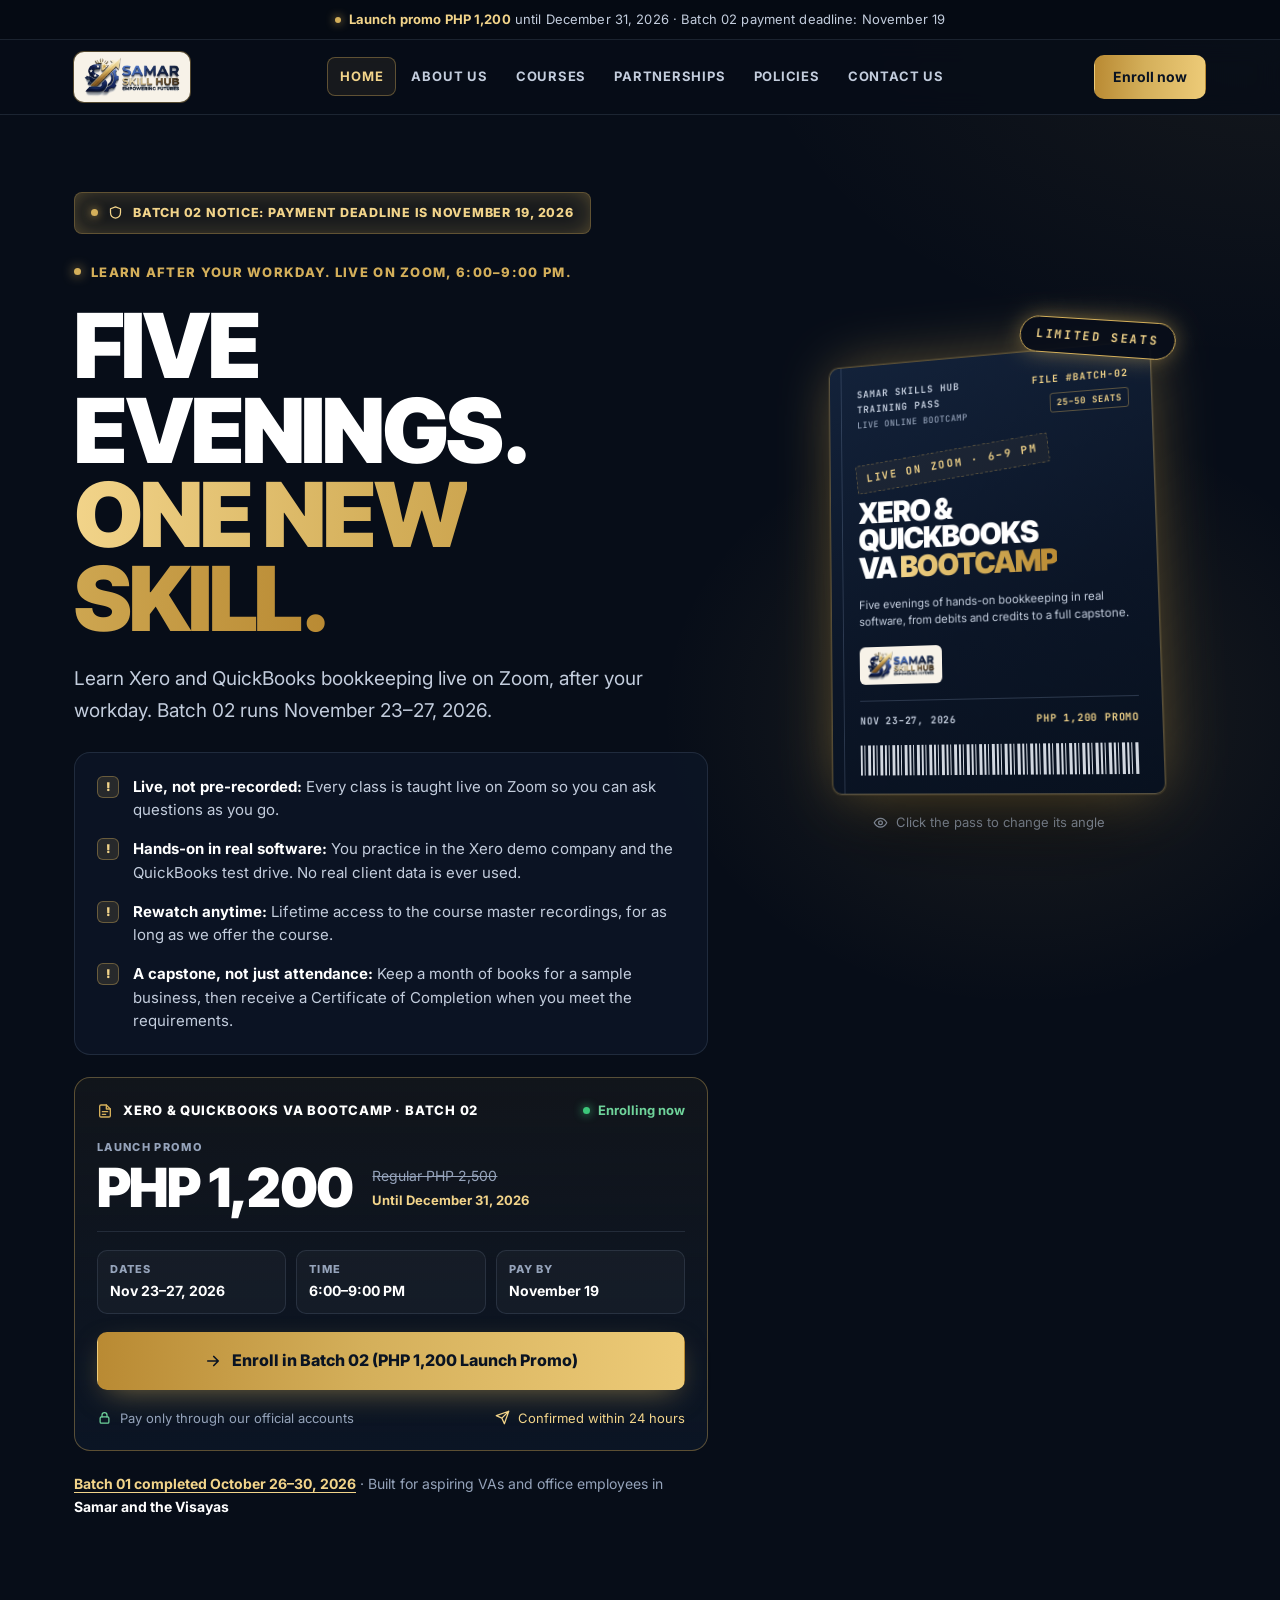
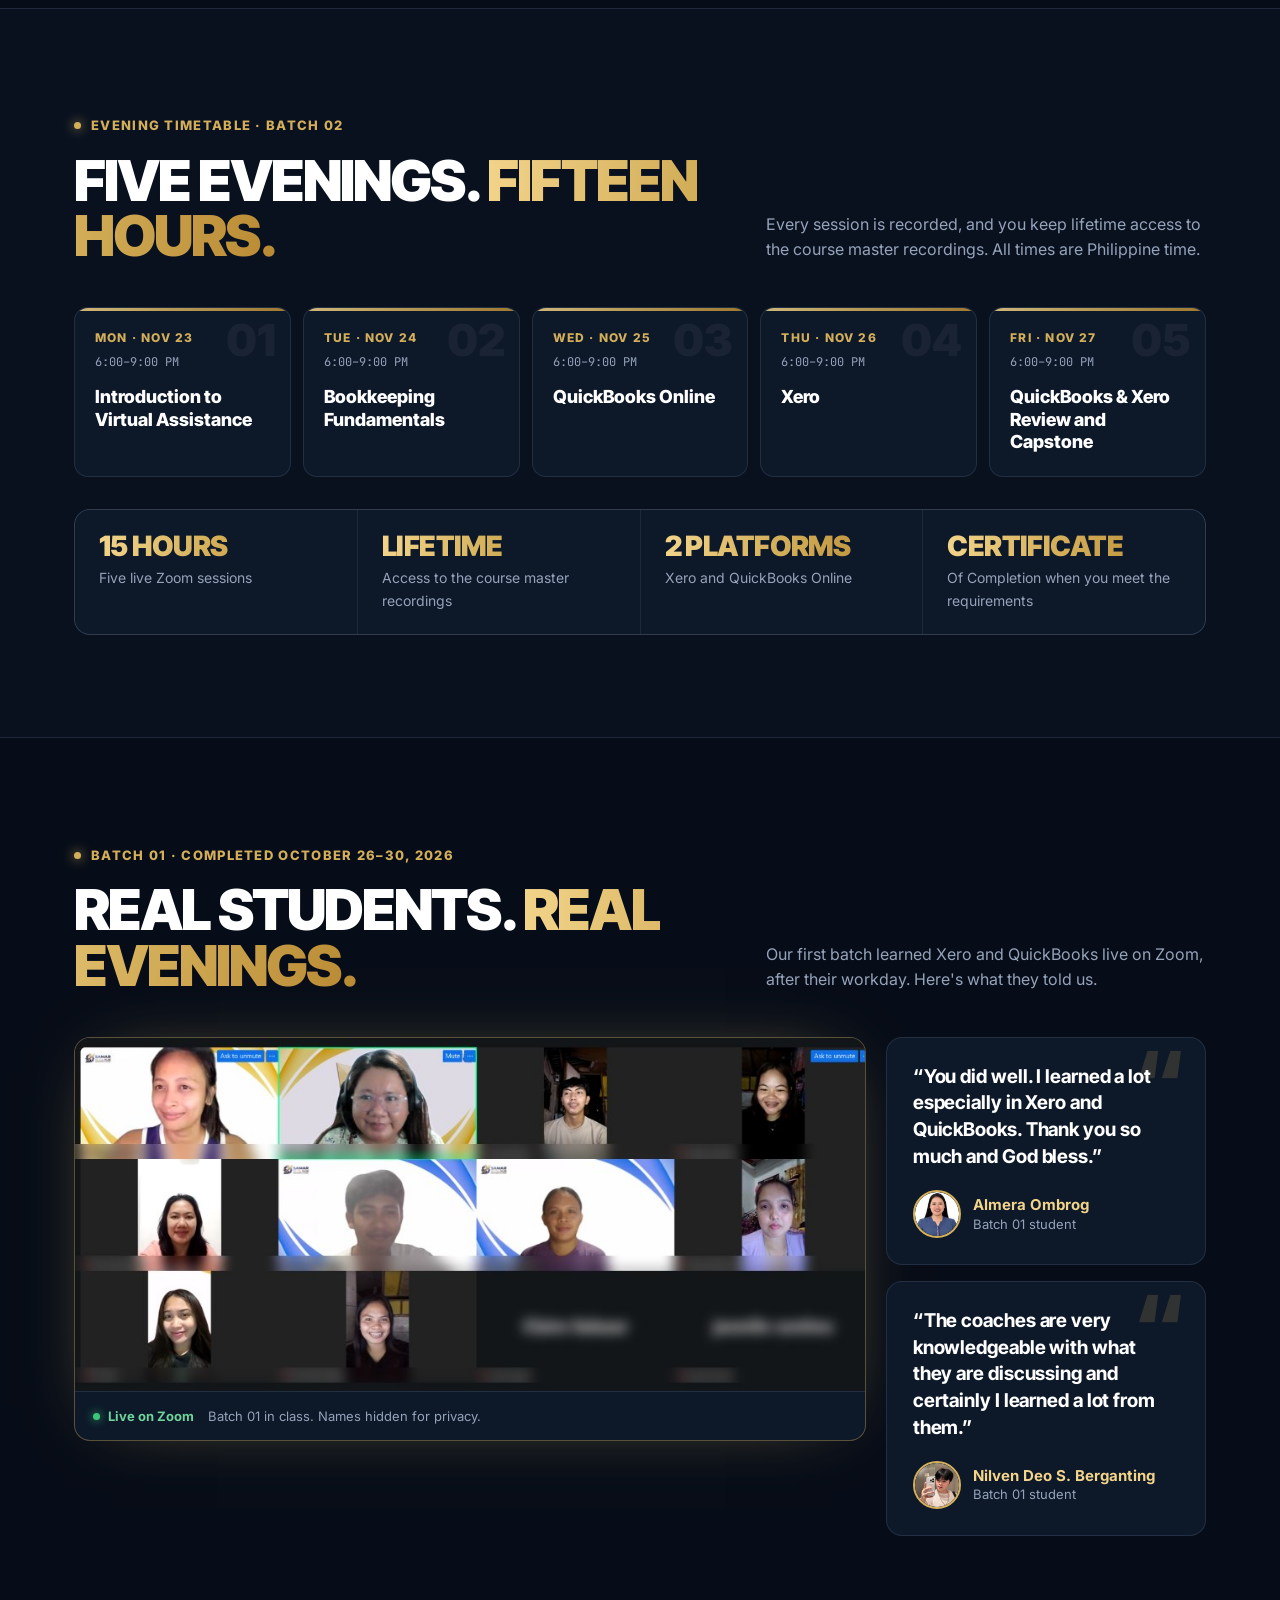
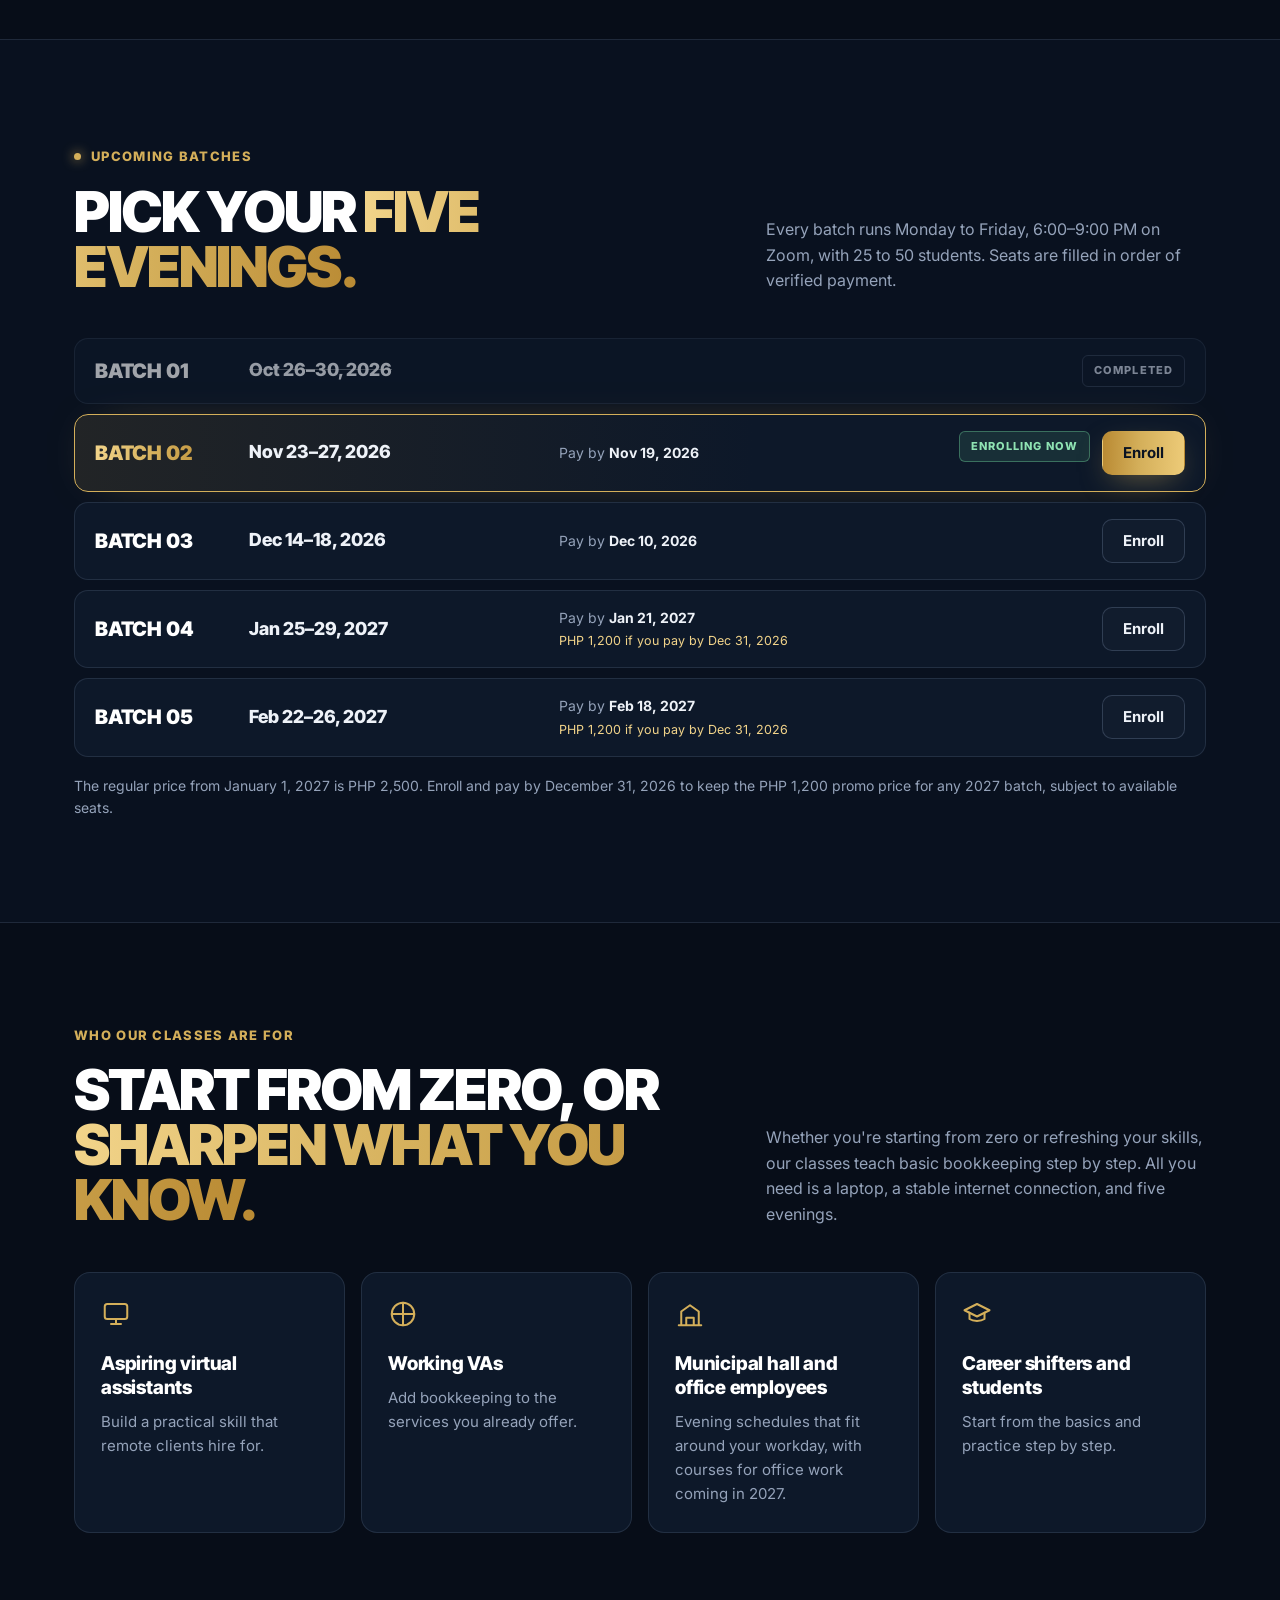
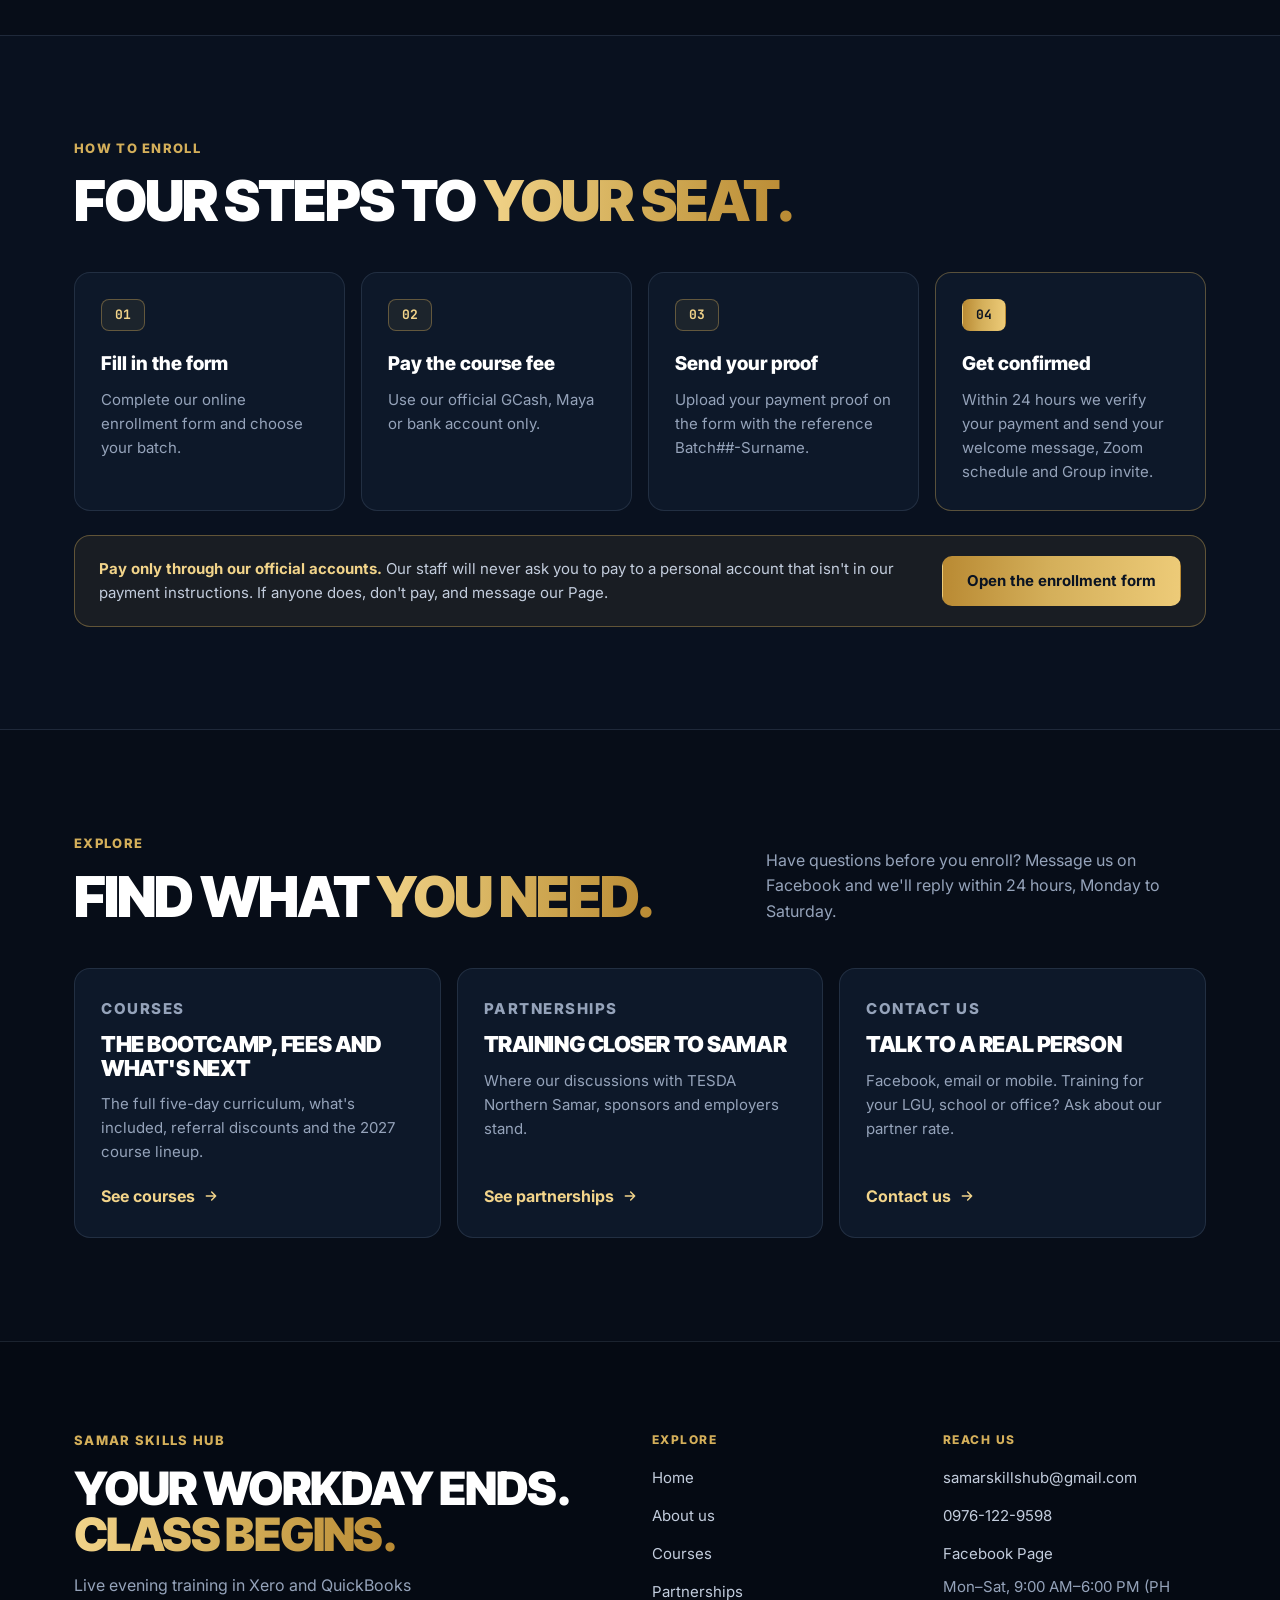
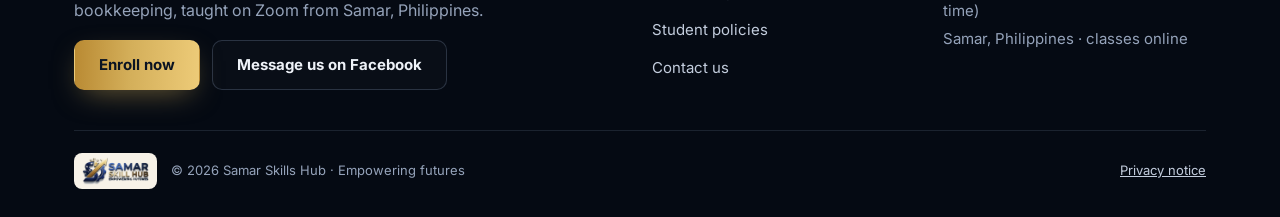
<file: samar-skills-hub-website1/index.html>
<!doctype html>
<html lang="en">
<head>
<meta charset="utf-8">
<meta name="viewport" content="width=device-width, initial-scale=1">
<title>Samar Skills Hub — Live Xero &amp; QuickBooks training for aspiring VAs</title>
<meta name="description" content="Learn Xero and QuickBooks bookkeeping live on Zoom in five evenings. Batch 02 runs November 23–27, 2026. Launch promo PHP 1,200.">
<meta property="og:title" content="Samar Skills Hub — Live Xero &amp; QuickBooks training for aspiring VAs">
<meta property="og:description" content="Learn Xero and QuickBooks bookkeeping live on Zoom in five evenings. Batch 02 runs November 23–27, 2026. Launch promo PHP 1,200.">
<meta property="og:type" content="website">
<meta name="theme-color" content="#070D18">
<link rel="icon" type="image/png" href="assets/favicon.png">
<link rel="preconnect" href="https://fonts.googleapis.com">
<link rel="preconnect" href="https://fonts.gstatic.com" crossorigin>
<link href="https://fonts.googleapis.com/css2?family=Inter+Tight:wght@700;800;900&amp;family=Inter:wght@400;500;600;700&amp;family=JetBrains+Mono:wght@500;700&amp;display=swap" rel="stylesheet">
<link rel="stylesheet" href="assets/styles.css">
</head>
<body>
<a class="skip" href="#main">Skip to content</a>

<div class="announce"><span class="announce__dot" aria-hidden="true"></span><strong>Launch promo PHP 1,200</strong> until December 31, 2026 · Batch 02 payment deadline: November 19</div>

<header class="site-header">
  <div class="wrap">
    <a class="brand" href="index.html" aria-label="Samar Skills Hub home">
      <img src="assets/logo.png" alt="Samar Skills Hub — Empowering Futures" width="125" height="52">
    </a>
    <nav class="nav" id="site-nav" aria-label="Main">
      <a href="index.html" aria-current="page">Home</a>
      <a href="about.html">About us</a>
      <a href="courses.html">Courses</a>
      <a href="partnerships.html">Partnerships</a>
      <a href="policies.html">Policies</a>
      <a href="contact.html">Contact us</a>
    </nav>
    <div class="header-cta">
      <a class="btn btn--navy" href="https://43edjd.share-na2.hsforms.com/2Gb5ZX21dTI2KTJYq0NglYA">Enroll now</a>
      <button class="menu-toggle" type="button" aria-controls="site-nav" aria-expanded="false" aria-label="Open menu">
        <svg viewBox="0 0 24 24" fill="none" stroke="currentColor" stroke-width="2" stroke-linecap="round" aria-hidden="true"><path d="M4 7h16M4 12h16M4 17h16"/></svg>
      </button>
    </div>
  </div>
</header>

<main id="main">
<section class="hero">
  <div class="wrap hero__grid">
    <div class="hero__copy">
      <p class="alert"><span class="alert__dot" aria-hidden="true"></span>
        <svg viewBox="0 0 24 24" fill="none" stroke="currentColor" stroke-width="2" stroke-linecap="round" stroke-linejoin="round" aria-hidden="true"><path d="M12 3l8 3v6c0 4.5-3.4 8.3-8 9-4.6-.7-8-4.5-8-9V6z"/></svg>
        Batch 02 notice: payment deadline is November 19, 2026</p>

      <p class="kicker"><span aria-hidden="true"></span>Learn after your workday. Live on Zoom, 6:00–9:00 PM.</p>

      <h1 class="h1">Five evenings.<br><em>One new skill.</em></h1>

      <p class="lead">Learn Xero and QuickBooks bookkeeping live on Zoom, after your workday. Batch 02 runs November 23–27, 2026.</p>

      <ul class="marker-list">
        <li><span class="mark" aria-hidden="true">!</span><div><b>Live, not pre-recorded:</b> Every class is taught live on Zoom so you can ask questions as you go.</div></li>
        <li><span class="mark" aria-hidden="true">!</span><div><b>Hands-on in real software:</b> You practice in the Xero demo company and the QuickBooks test drive. No real client data is ever used.</div></li>
        <li><span class="mark" aria-hidden="true">!</span><div><b>Rewatch anytime:</b> Lifetime access to the course master recordings, for as long as we offer the course.</div></li>
        <li><span class="mark" aria-hidden="true">!</span><div><b>A capstone, not just attendance:</b> Keep a month of books for a sample business, then receive a Certificate of Completion when you meet the requirements.</div></li>
      </ul>

      <div class="enroll-panel">
        <div class="enroll-panel__head">
          <span class="enroll-panel__title">
            <svg viewBox="0 0 24 24" fill="none" stroke="currentColor" stroke-width="2" stroke-linecap="round" stroke-linejoin="round" aria-hidden="true"><path d="M14 3H6a2 2 0 0 0-2 2v14a2 2 0 0 0 2 2h12a2 2 0 0 0 2-2V9z"/><path d="M14 3v6h6M8 13h8M8 17h5"/></svg>
            Xero &amp; QuickBooks VA Bootcamp · Batch 02
          </span>
          <span class="live"><i aria-hidden="true"></i>Enrolling now</span>
        </div>
        <div class="enroll-panel__price">
          <div>
            <span class="label">Launch promo</span>
            <span class="price__now">PHP 1,200</span>
          </div>
          <div class="price__meta">
            <span class="price__was">Regular PHP 2,500</span>
            <span class="price__note">Until December 31, 2026</span>
          </div>
        </div>
        <dl class="enroll-panel__facts">
          <div><dt>Dates</dt><dd>Nov 23–27, 2026</dd></div>
          <div><dt>Time</dt><dd>6:00–9:00 PM</dd></div>
          <div><dt>Pay by</dt><dd>November 19</dd></div>
        </dl>
        <a class="btn btn--gradient btn--block btn--xl" href="https://43edjd.share-na2.hsforms.com/2Gb5ZX21dTI2KTJYq0NglYA">
          <svg viewBox="0 0 24 24" fill="none" stroke="currentColor" stroke-width="2.2" stroke-linecap="round" stroke-linejoin="round" aria-hidden="true"><path d="M5 12h14M13 6l6 6-6 6"/></svg>
          Enroll in Batch 02 (PHP 1,200 Launch Promo)
        </a>
        <div class="enroll-panel__foot">
          <span><svg viewBox="0 0 24 24" fill="none" stroke="currentColor" stroke-width="2" stroke-linecap="round" stroke-linejoin="round" aria-hidden="true"><rect x="5" y="11" width="14" height="10" rx="2"/><path d="M8 11V8a4 4 0 0 1 8 0v3"/></svg>Pay only through our official accounts</span>
          <span class="gold"><svg viewBox="0 0 24 24" fill="none" stroke="currentColor" stroke-width="2" stroke-linecap="round" stroke-linejoin="round" aria-hidden="true"><path d="M22 2L11 13M22 2l-7 20-4-9-9-4z"/></svg>Confirmed within 24 hours</span>
        </div>
      </div>

      <p class="proof"><a href="#batch-01">Batch 01 completed October 26–30, 2026</a> · Built for aspiring VAs and office employees in <b>Samar and the Visayas</b></p>
    </div>

    <div class="hero__visual">
      <button class="pass" type="button" aria-label="Batch 02 enrollment pass. Click to change the viewing angle." aria-pressed="false">
        <span class="pass__stamp">Limited seats</span>
        <span class="pass__inner">
          <span class="pass__top">
            <span class="mono">Samar Skills Hub<br>Training pass<br><small>Live online bootcamp</small></span>
            <span class="mono gold">File #Batch-02<br><span class="pass__chip">25–50 seats</span></span>
          </span>
          <span class="pass__tag">Live on Zoom · 6–9 PM</span>
          <span class="pass__title">Xero &amp; QuickBooks<br>VA <em>Bootcamp</em></span>
          <span class="pass__desc">Five evenings of hands-on bookkeeping in real software, from debits and credits to a full capstone.</span>
          <span class="pass__logo"><img src="assets/logo.png" alt="" width="110" height="46"></span>
          <span class="pass__foot">
            <span>Nov 23–27, 2026</span>
            <span class="gold">PHP 1,200 promo</span>
          </span>
          <span class="pass__barcode" aria-hidden="true"></span>
        </span>
      </button>
      <p class="pass__hint"><svg viewBox="0 0 24 24" fill="none" stroke="currentColor" stroke-width="2" stroke-linecap="round" stroke-linejoin="round" aria-hidden="true"><path d="M2 12s3.6-7 10-7 10 7 10 7-3.6 7-10 7S2 12 2 12z"/><circle cx="12" cy="12" r="3"/></svg>Click the pass to change its angle</p>
    </div>
  </div>
</section>

<section class="section section--band" id="schedule">
  <div class="wrap">
    <div class="section-head">
      <div>
        <p class="kicker"><span aria-hidden="true"></span>Evening timetable · Batch 02</p>
        <h2 class="h2">Five evenings. <em>Fifteen hours.</em></h2>
      </div>
      <p>Every session is recorded, and you keep lifetime access to the course master recordings. All times are Philippine time.</p>
    </div>
    <ol class="timeline">
      <li><span class="timeline__day">Mon · Nov 23</span><span class="timeline__time">6:00–9:00 PM</span><b>Introduction to Virtual Assistance</b></li>
      <li><span class="timeline__day">Tue · Nov 24</span><span class="timeline__time">6:00–9:00 PM</span><b>Bookkeeping Fundamentals</b></li>
      <li><span class="timeline__day">Wed · Nov 25</span><span class="timeline__time">6:00–9:00 PM</span><b>QuickBooks Online</b></li>
      <li><span class="timeline__day">Thu · Nov 26</span><span class="timeline__time">6:00–9:00 PM</span><b>Xero</b></li>
      <li><span class="timeline__day">Fri · Nov 27</span><span class="timeline__time">6:00–9:00 PM</span><b>QuickBooks &amp; Xero Review and Capstone</b></li>
    </ol>
    <div class="facts">
      <div><b>15 hours</b><span>Five live Zoom sessions</span></div>
      <div><b>Lifetime</b><span>Access to the course master recordings</span></div>
      <div><b>2 platforms</b><span>Xero and QuickBooks Online</span></div>
      <div><b>Certificate</b><span>Of Completion when you meet the requirements</span></div>
    </div>
  </div>
</section>

<section class="section" id="batch-01">
  <div class="wrap">
    <div class="section-head">
      <div>
        <p class="kicker"><span aria-hidden="true"></span>Batch 01 · Completed October 26–30, 2026</p>
        <h2 class="h2">Real students. <em>Real evenings.</em></h2>
      </div>
      <p>Our first batch learned Xero and QuickBooks live on Zoom, after their workday. Here's what they told us.</p>
    </div>
    <div class="proof-grid">
      <figure class="photo-frame">
        <img src="assets/batch01-zoom.jpg" alt="Batch 01 students and trainer together in a live Zoom class" width="940" height="420" loading="lazy">
        <figcaption><span class="live"><i aria-hidden="true"></i>Live on Zoom</span> Batch 01 in class. Names hidden for privacy.</figcaption>
      </figure>
      <div class="quotes">
        <blockquote class="quote">
          <p>“You did well. I learned a lot especially in Xero and QuickBooks. Thank you so much and God bless.”</p>
          <footer><img src="assets/almera.png" alt="" width="48" height="48" loading="lazy"><span><b>Almera Ombrog</b>Batch 01 student</span></footer>
        </blockquote>
        <blockquote class="quote">
          <p>“The coaches are very knowledgeable with what they are discussing and certainly I learned a lot from them.”</p>
          <footer><img src="assets/nilven.png" alt="" width="48" height="48" loading="lazy"><span><b>Nilven Deo S. Berganting</b>Batch 01 student</span></footer>
        </blockquote>
      </div>
    </div>
  </div>
</section>

<section class="section section--band" id="batches">
  <div class="wrap">
    <div class="section-head">
      <div>
        <p class="kicker"><span aria-hidden="true"></span>Upcoming batches</p>
        <h2 class="h2">Pick your <em>five evenings.</em></h2>
      </div>
      <p>Every batch runs Monday to Friday, 6:00–9:00 PM on Zoom, with 25 to 50 students. Seats are filled in order of verified payment.</p>
    </div>
    <ol class="batches">
      <li class="batch batch--done">
        <span class="batch__no">Batch 01</span>
        <span class="batch__dates">Oct 26–30, 2026</span>
        <span class="batch__pay">&nbsp;</span>
        <span class="batch__status"><span class="badge badge--outline">Completed</span></span>
      </li>
      <li class="batch batch--next">
        <span class="batch__no">Batch 02</span>
        <span class="batch__dates">Nov 23–27, 2026</span>
        <span class="batch__pay">Pay by <b>Nov 19, 2026</b></span>
        <span class="batch__status"><span class="badge badge--light">Enrolling now</span><a class="btn btn--gold" href="https://43edjd.share-na2.hsforms.com/2Gb5ZX21dTI2KTJYq0NglYA">Enroll</a></span>
      </li>
      <li class="batch">
        <span class="batch__no">Batch 03</span>
        <span class="batch__dates">Dec 14–18, 2026</span>
        <span class="batch__pay">Pay by <b>Dec 10, 2026</b></span>
        <span class="batch__status"><a class="btn btn--ghost" href="https://43edjd.share-na2.hsforms.com/2Gb5ZX21dTI2KTJYq0NglYA">Enroll</a></span>
      </li>
      <li class="batch">
        <span class="batch__no">Batch 04</span>
        <span class="batch__dates">Jan 25–29, 2027</span>
        <span class="batch__pay">Pay by <b>Jan 21, 2027</b><small>PHP 1,200 if you pay by Dec 31, 2026</small></span>
        <span class="batch__status"><a class="btn btn--ghost" href="https://43edjd.share-na2.hsforms.com/2Gb5ZX21dTI2KTJYq0NglYA">Enroll</a></span>
      </li>
      <li class="batch">
        <span class="batch__no">Batch 05</span>
        <span class="batch__dates">Feb 22–26, 2027</span>
        <span class="batch__pay">Pay by <b>Feb 18, 2027</b><small>PHP 1,200 if you pay by Dec 31, 2026</small></span>
        <span class="batch__status"><a class="btn btn--ghost" href="https://43edjd.share-na2.hsforms.com/2Gb5ZX21dTI2KTJYq0NglYA">Enroll</a></span>
      </li>
    </ol>
    <p class="small muted" style="margin: 18px 0 0">The regular price from January 1, 2027 is PHP 2,500. Enroll and pay by December 31, 2026 to keep the PHP 1,200 promo price for any 2027 batch, subject to available seats.</p>
  </div>
</section>

<section class="section">
  <div class="wrap">
    <div class="section-head">
      <div>
        <p class="eyebrow">Who our classes are for</p>
        <h2 class="h2">Start from zero, or <em>sharpen what you know.</em></h2>
      </div>
      <p>Whether you're starting from zero or refreshing your skills, our classes teach basic bookkeeping step by step. All you need is a laptop, a stable internet connection, and five evenings.</p>
    </div>
    <div class="grid">
      <div class="card">
        <svg class="icon" viewBox="0 0 24 24" fill="none" stroke-width="1.6" stroke-linecap="round" stroke-linejoin="round" aria-hidden="true"><rect x="3" y="4" width="18" height="12" rx="2"/><path d="M8 20h8M12 16v4"/></svg>
        <h3>Aspiring virtual assistants</h3>
        <p>Build a practical skill that remote clients hire for.</p>
      </div>
      <div class="card">
        <svg class="icon" viewBox="0 0 24 24" fill="none" stroke-width="1.6" stroke-linecap="round" stroke-linejoin="round" aria-hidden="true"><circle cx="12" cy="12" r="9"/><path d="M12 3v18M3 12h18"/></svg>
        <h3>Working VAs</h3>
        <p>Add bookkeeping to the services you already offer.</p>
      </div>
      <div class="card">
        <svg class="icon" viewBox="0 0 24 24" fill="none" stroke-width="1.6" stroke-linecap="round" stroke-linejoin="round" aria-hidden="true"><path d="M3 21h18M5 21V10l7-5 7 5v11M9 21v-6h6v6"/></svg>
        <h3>Municipal hall and office employees</h3>
        <p>Evening schedules that fit around your workday, with courses for office work coming in 2027.</p>
      </div>
      <div class="card">
        <svg class="icon" viewBox="0 0 24 24" fill="none" stroke-width="1.6" stroke-linecap="round" stroke-linejoin="round" aria-hidden="true"><path d="M2 9l10-5 10 5-10 5z"/><path d="M6 11v5c3 2 9 2 12 0v-5"/></svg>
        <h3>Career shifters and students</h3>
        <p>Start from the basics and practice step by step.</p>
      </div>
    </div>
  </div>
</section>

<section class="section section--band">
  <div class="wrap">
    <p class="eyebrow">How to enroll</p>
    <h2 class="h2" style="margin: 14px 0 44px">Four steps to <em>your seat.</em></h2>
    <ol class="steps">
      <li><h3>Fill in the form</h3><p>Complete our online enrollment form and choose your batch.</p></li>
      <li><h3>Pay the course fee</h3><p>Use our official GCash, Maya or bank account only.</p></li>
      <li><h3>Send your proof</h3><p>Upload your payment proof on the form with the reference Batch##-Surname.</p></li>
      <li><h3>Get confirmed</h3><p>Within 24 hours we verify your payment and send your welcome message, Zoom schedule and Group invite.</p></li>
    </ol>
    <div class="notice">
      <p><strong>Pay only through our official accounts.</strong> Our staff will never ask you to pay to a personal account that isn't in our payment instructions. If anyone does, don't pay, and message our Page.</p>
      <a class="btn btn--navy" href="https://43edjd.share-na2.hsforms.com/2Gb5ZX21dTI2KTJYq0NglYA">Open the enrollment form</a>
    </div>
  </div>
</section>

<section class="section">
  <div class="wrap">
    <div class="section-head">
      <div>
        <p class="eyebrow">Explore</p>
        <h2 class="h2">Find what <em>you need.</em></h2>
      </div>
      <p>Have questions before you enroll? Message us on Facebook and we'll reply within 24 hours, Monday to Saturday.</p>
    </div>
    <div class="grid">
      <a class="teaser" href="courses.html">
        <p class="eyebrow">Courses</p>
        <h3>The bootcamp, fees and what's next</h3>
        <p>The full five-day curriculum, what's included, referral discounts and the 2027 course lineup.</p>
        <span>See courses <svg width="16" height="16" viewBox="0 0 24 24" fill="none" stroke="currentColor" stroke-width="2.2" stroke-linecap="round" stroke-linejoin="round" aria-hidden="true"><path d="M5 12h14M13 6l6 6-6 6"/></svg></span>
      </a>
      <a class="teaser" href="partnerships.html">
        <p class="eyebrow">Partnerships</p>
        <h3>Training closer to Samar</h3>
        <p>Where our discussions with TESDA Northern Samar, sponsors and employers stand.</p>
        <span>See partnerships <svg width="16" height="16" viewBox="0 0 24 24" fill="none" stroke="currentColor" stroke-width="2.2" stroke-linecap="round" stroke-linejoin="round" aria-hidden="true"><path d="M5 12h14M13 6l6 6-6 6"/></svg></span>
      </a>
      <a class="teaser" href="contact.html">
        <p class="eyebrow">Contact us</p>
        <h3>Talk to a real person</h3>
        <p>Facebook, email or mobile. Training for your LGU, school or office? Ask about our partner rate.</p>
        <span>Contact us <svg width="16" height="16" viewBox="0 0 24 24" fill="none" stroke="currentColor" stroke-width="2.2" stroke-linecap="round" stroke-linejoin="round" aria-hidden="true"><path d="M5 12h14M13 6l6 6-6 6"/></svg></span>
      </a>
    </div>
  </div>
</section>
</main>

<footer class="site-footer">
  <div class="wrap">
    <div class="footer-top">
      <div>
        <p class="eyebrow">Samar Skills Hub</p>
        <p class="h2">Your workday ends. <em>Class begins.</em></p>
        <p>Live evening training in Xero and QuickBooks bookkeeping, taught on Zoom from Samar, Philippines.</p>
        <div class="btn-row">
          <a class="btn btn--gold" href="https://43edjd.share-na2.hsforms.com/2Gb5ZX21dTI2KTJYq0NglYA">Enroll now</a>
          <a class="btn btn--ghost-light" href="https://www.facebook.com/profile.php?id=61594594335452">Message us on Facebook</a>
        </div>
      </div>
      <div class="footer-cols">
        <div>
          <h3>Explore</h3>
          <ul>
            <li><a href="index.html">Home</a></li>
            <li><a href="about.html">About us</a></li>
            <li><a href="courses.html">Courses</a></li>
            <li><a href="partnerships.html">Partnerships</a></li>
            <li><a href="policies.html">Student policies</a></li>
            <li><a href="contact.html">Contact us</a></li>
          </ul>
        </div>
        <div>
          <h3>Reach us</h3>
          <ul>
            <li><a href="mailto:samarskillshub@gmail.com">samarskillshub@gmail.com</a></li>
            <li><a href="tel:+639761229598">0976-122-9598</a></li>
            <li><a href="https://www.facebook.com/profile.php?id=61594594335452">Facebook Page</a></li>
            <li>Mon–Sat, 9:00 AM–6:00 PM (PH time)</li>
            <li>Samar, Philippines · classes online</li>
          </ul>
        </div>
      </div>
    </div>
    <div class="footer-bottom">
      <div>
        <span class="logo-chip"><img src="assets/logo.png" alt="Samar Skills Hub" width="77" height="32"></span>
        <span>© 2026 Samar Skills Hub · Empowering futures</span>
      </div>
      <a href="policies.html#privacy" class="footer-link">Privacy notice</a>
    </div>
  </div>
</footer>

<script src="assets/site.js"></script>
</body>
</html>
</file>
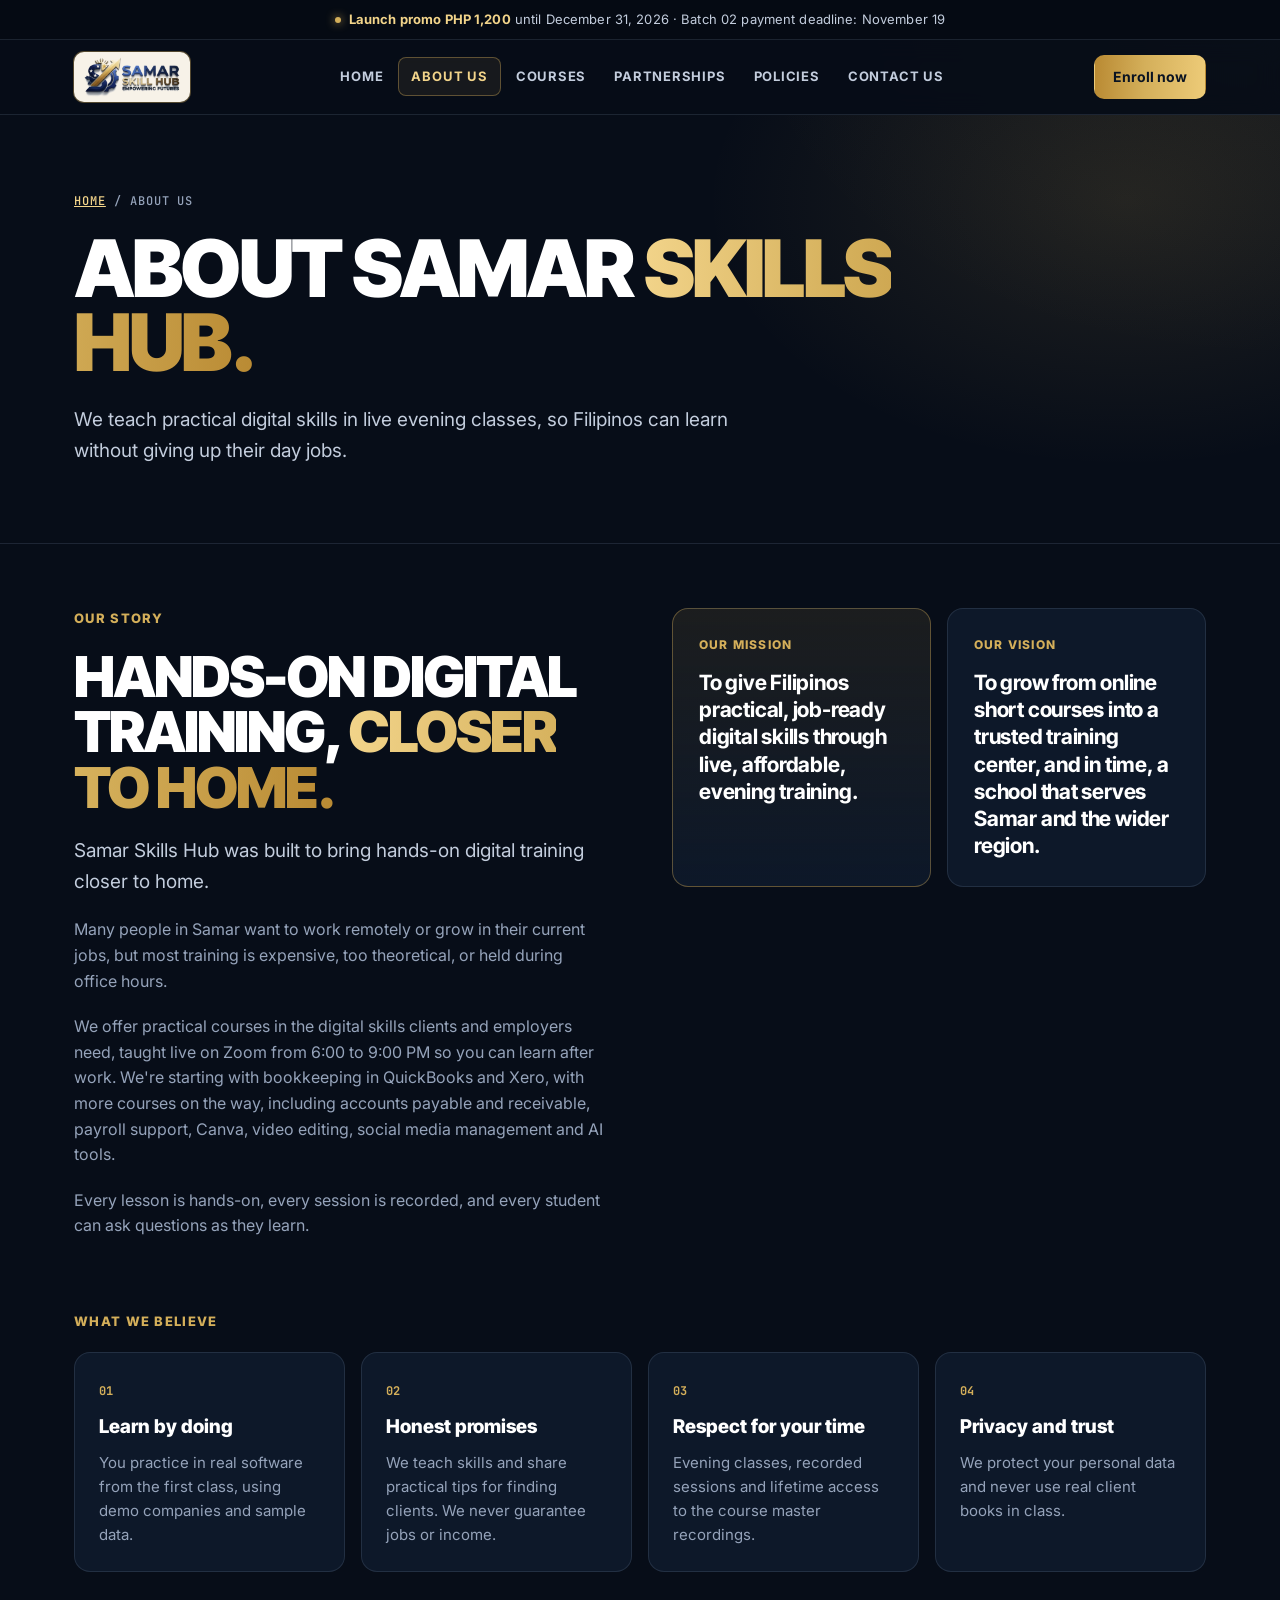
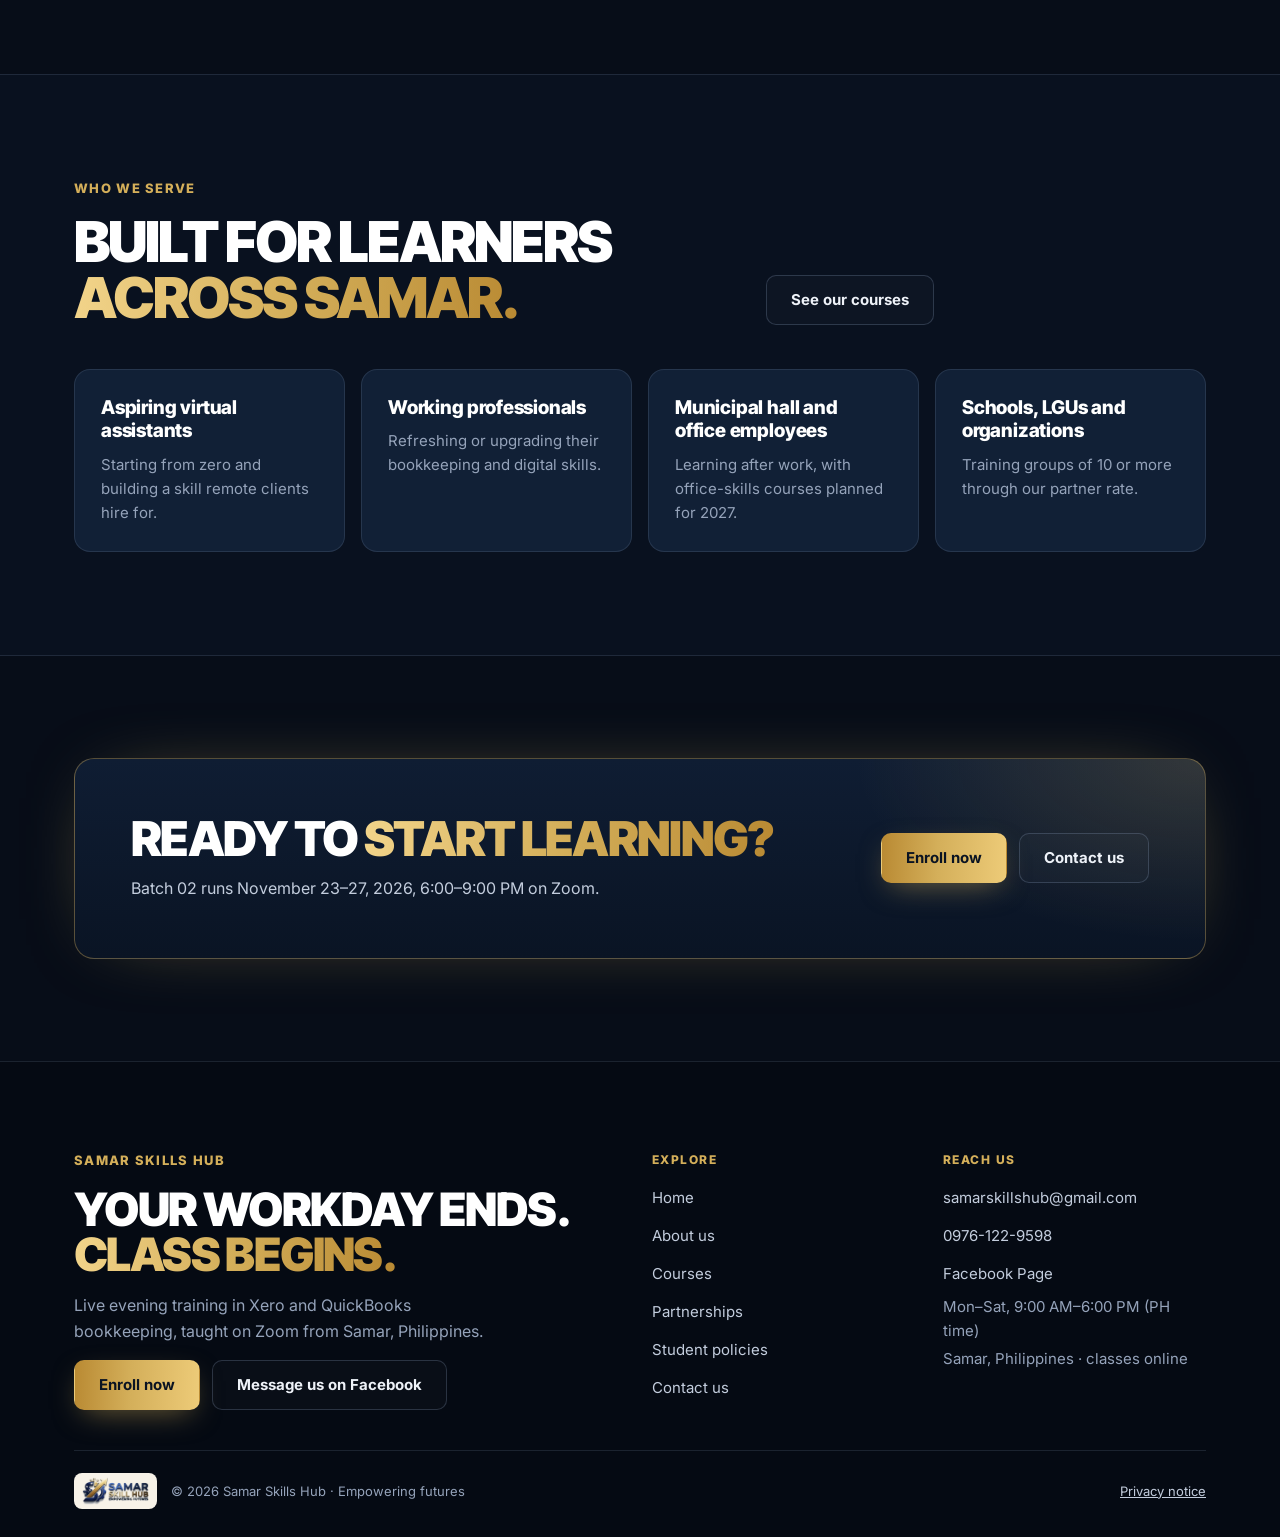
<file: samar-skills-hub-website1/about.html>
<!doctype html>
<html lang="en">
<head>
<meta charset="utf-8">
<meta name="viewport" content="width=device-width, initial-scale=1">
<title>About us — Samar Skills Hub</title>
<meta name="description" content="Samar Skills Hub teaches practical digital skills in live evening classes, so Filipinos can learn without giving up their day jobs.">
<meta property="og:title" content="About us — Samar Skills Hub">
<meta property="og:description" content="Samar Skills Hub teaches practical digital skills in live evening classes, so Filipinos can learn without giving up their day jobs.">
<meta property="og:type" content="website">
<meta name="theme-color" content="#070D18">
<link rel="icon" type="image/png" href="assets/favicon.png">
<link rel="preconnect" href="https://fonts.googleapis.com">
<link rel="preconnect" href="https://fonts.gstatic.com" crossorigin>
<link href="https://fonts.googleapis.com/css2?family=Inter+Tight:wght@700;800;900&amp;family=Inter:wght@400;500;600;700&amp;family=JetBrains+Mono:wght@500;700&amp;display=swap" rel="stylesheet">
<link rel="stylesheet" href="assets/styles.css">
</head>
<body>
<a class="skip" href="#main">Skip to content</a>

<div class="announce"><span class="announce__dot" aria-hidden="true"></span><strong>Launch promo PHP 1,200</strong> until December 31, 2026 · Batch 02 payment deadline: November 19</div>

<header class="site-header">
  <div class="wrap">
    <a class="brand" href="index.html" aria-label="Samar Skills Hub home">
      <img src="assets/logo.png" alt="Samar Skills Hub — Empowering Futures" width="125" height="52">
    </a>
    <nav class="nav" id="site-nav" aria-label="Main">
      <a href="index.html">Home</a>
      <a href="about.html" aria-current="page">About us</a>
      <a href="courses.html">Courses</a>
      <a href="partnerships.html">Partnerships</a>
      <a href="policies.html">Policies</a>
      <a href="contact.html">Contact us</a>
    </nav>
    <div class="header-cta">
      <a class="btn btn--navy" href="https://43edjd.share-na2.hsforms.com/2Gb5ZX21dTI2KTJYq0NglYA">Enroll now</a>
      <button class="menu-toggle" type="button" aria-controls="site-nav" aria-expanded="false" aria-label="Open menu">
        <svg viewBox="0 0 24 24" fill="none" stroke="currentColor" stroke-width="2" stroke-linecap="round" aria-hidden="true"><path d="M4 7h16M4 12h16M4 17h16"/></svg>
      </button>
    </div>
  </div>
</header>

<main id="main">
<section class="page-hero">
  <div class="wrap">
    <p class="crumbs"><a href="index.html">Home</a> / About us</p>
    <h1 class="h1">About Samar <em>Skills Hub.</em></h1>
    <p class="lead">We teach practical digital skills in live evening classes, so Filipinos can learn without giving up their day jobs.</p>
  </div>
</section>

<section class="section" style="padding-top: clamp(40px, 5vw, 72px)">
  <div class="wrap">
    <div class="split">
      <div class="stack">
        <p class="eyebrow">Our story</p>
        <h2 class="h2">Hands-on digital training, <em>closer to home.</em></h2>
        <p class="lead">Samar Skills Hub was built to bring hands-on digital training closer to home.</p>
        <p class="muted" style="margin:0">Many people in Samar want to work remotely or grow in their current jobs, but most training is expensive, too theoretical, or held during office hours.</p>
        <p class="muted" style="margin:0">We offer practical courses in the digital skills clients and employers need, taught live on Zoom from 6:00 to 9:00 PM so you can learn after work. We're starting with bookkeeping in QuickBooks and Xero, with more courses on the way, including accounts payable and receivable, payroll support, Canva, video editing, social media management and AI tools.</p>
        <p class="muted" style="margin:0">Every lesson is hands-on, every session is recorded, and every student can ask questions as they learn.</p>
      </div>
      <div class="grid" style="align-content: start; grid-template-columns: repeat(auto-fit, minmax(240px, 1fr))">
        <div class="quote-card quote-card--featured">
          <p class="eyebrow">Our mission</p>
          <p>To give Filipinos practical, job-ready digital skills through live, affordable, evening training.</p>
        </div>
        <div class="quote-card">
          <p class="eyebrow">Our vision</p>
          <p>To grow from online short courses into a trusted training center, and in time, a school that serves Samar and the wider region.</p>
        </div>
      </div>
    </div>

    <div style="margin-top: 72px">
      <p class="eyebrow" style="margin-bottom: 20px">What we believe</p>
      <div class="numbered">
        <div><small>01</small><h3>Learn by doing</h3><p>You practice in real software from the first class, using demo companies and sample data.</p></div>
        <div><small>02</small><h3>Honest promises</h3><p>We teach skills and share practical tips for finding clients. We never guarantee jobs or income.</p></div>
        <div><small>03</small><h3>Respect for your time</h3><p>Evening classes, recorded sessions and lifetime access to the course master recordings.</p></div>
        <div><small>04</small><h3>Privacy and trust</h3><p>We protect your personal data and never use real client books in class.</p></div>
      </div>
    </div>
  </div>
</section>

<section class="section section--paper">
  <div class="wrap">
    <div class="section-head">
      <div>
        <p class="eyebrow">Who we serve</p>
        <h2 class="h2">Built for learners <em>across Samar.</em></h2>
      </div>
      <p><a class="btn btn--ghost" href="courses.html">See our courses</a></p>
    </div>
    <div class="grid">
      <div class="card card--cream"><h3>Aspiring virtual assistants</h3><p>Starting from zero and building a skill remote clients hire for.</p></div>
      <div class="card card--cream"><h3>Working professionals</h3><p>Refreshing or upgrading their bookkeeping and digital skills.</p></div>
      <div class="card card--cream"><h3>Municipal hall and office employees</h3><p>Learning after work, with office-skills courses planned for 2027.</p></div>
      <div class="card card--cream"><h3>Schools, LGUs and organizations</h3><p>Training groups of 10 or more through our partner rate.</p></div>
    </div>
  </div>
</section>

<section class="section">
  <div class="wrap">
    <div class="cta-band">
      <div class="h2">Ready to <em>start learning?</em>
        <p>Batch 02 runs November 23–27, 2026, 6:00–9:00 PM on Zoom.</p>
      </div>
      <div class="btn-row">
        <a class="btn btn--gold" href="https://43edjd.share-na2.hsforms.com/2Gb5ZX21dTI2KTJYq0NglYA">Enroll now</a>
        <a class="btn btn--ghost-light" href="contact.html">Contact us</a>
      </div>
    </div>
  </div>
</section>
</main>

<footer class="site-footer">
  <div class="wrap">
    <div class="footer-top">
      <div>
        <p class="eyebrow">Samar Skills Hub</p>
        <p class="h2">Your workday ends. <em>Class begins.</em></p>
        <p>Live evening training in Xero and QuickBooks bookkeeping, taught on Zoom from Samar, Philippines.</p>
        <div class="btn-row">
          <a class="btn btn--gold" href="https://43edjd.share-na2.hsforms.com/2Gb5ZX21dTI2KTJYq0NglYA">Enroll now</a>
          <a class="btn btn--ghost-light" href="https://www.facebook.com/profile.php?id=61594594335452">Message us on Facebook</a>
        </div>
      </div>
      <div class="footer-cols">
        <div>
          <h3>Explore</h3>
          <ul>
            <li><a href="index.html">Home</a></li>
            <li><a href="about.html">About us</a></li>
            <li><a href="courses.html">Courses</a></li>
            <li><a href="partnerships.html">Partnerships</a></li>
            <li><a href="policies.html">Student policies</a></li>
            <li><a href="contact.html">Contact us</a></li>
          </ul>
        </div>
        <div>
          <h3>Reach us</h3>
          <ul>
            <li><a href="mailto:samarskillshub@gmail.com">samarskillshub@gmail.com</a></li>
            <li><a href="tel:+639761229598">0976-122-9598</a></li>
            <li><a href="https://www.facebook.com/profile.php?id=61594594335452">Facebook Page</a></li>
            <li>Mon–Sat, 9:00 AM–6:00 PM (PH time)</li>
            <li>Samar, Philippines · classes online</li>
          </ul>
        </div>
      </div>
    </div>
    <div class="footer-bottom">
      <div>
        <span class="logo-chip"><img src="assets/logo.png" alt="Samar Skills Hub" width="77" height="32"></span>
        <span>© 2026 Samar Skills Hub · Empowering futures</span>
      </div>
      <a href="policies.html#privacy" class="footer-link">Privacy notice</a>
    </div>
  </div>
</footer>

<script src="assets/site.js"></script>
</body>
</html>
</file>
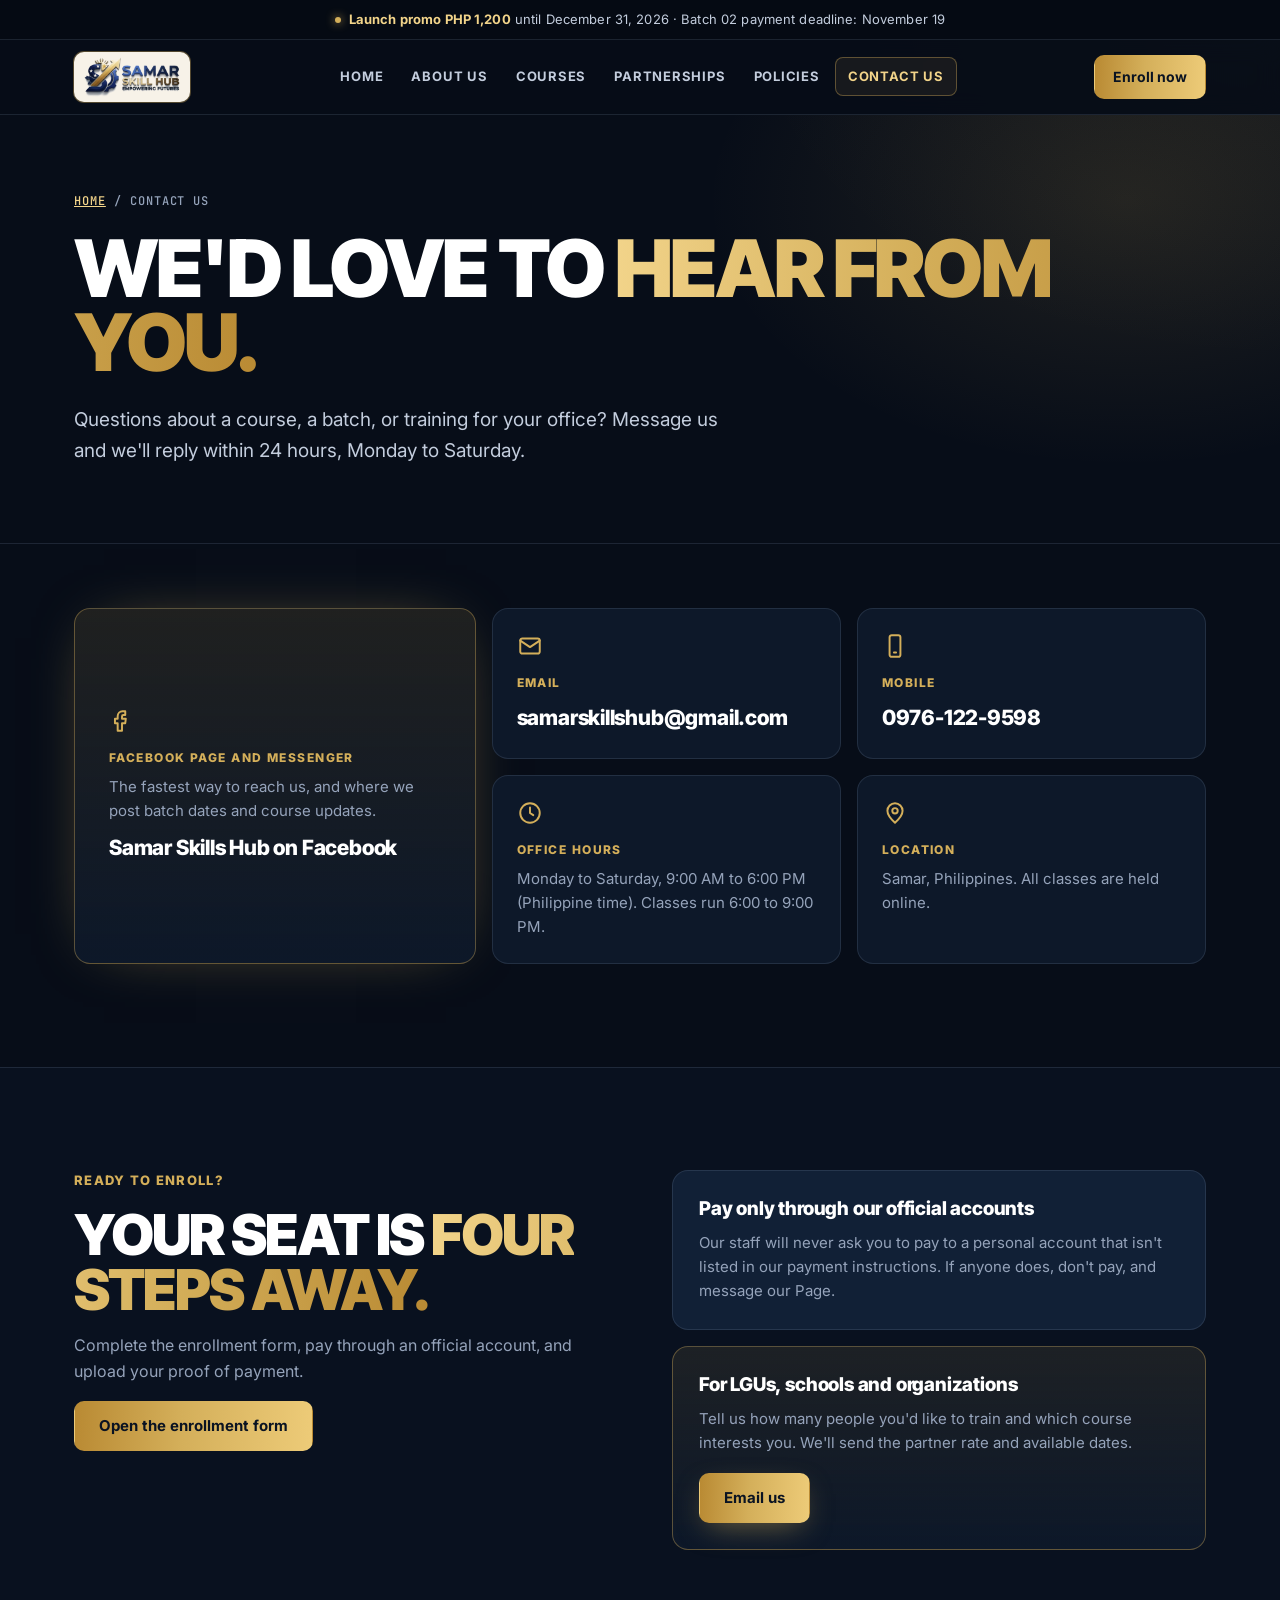
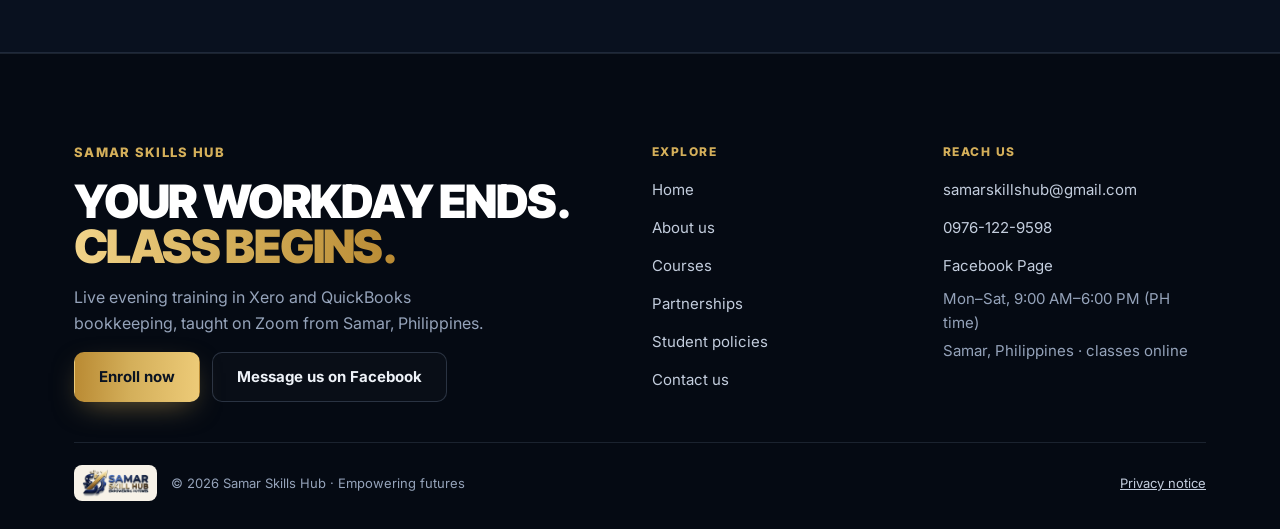
<file: samar-skills-hub-website1/contact.html>
<!doctype html>
<html lang="en">
<head>
<meta charset="utf-8">
<meta name="viewport" content="width=device-width, initial-scale=1">
<title>Contact us — Samar Skills Hub</title>
<meta name="description" content="Questions about a course, a batch, or training for your office? Message Samar Skills Hub on Facebook, email samarskillshub@gmail.com or call 0976-122-9598.">
<meta property="og:title" content="Contact us — Samar Skills Hub">
<meta property="og:description" content="Questions about a course, a batch, or training for your office? Message Samar Skills Hub on Facebook, email samarskillshub@gmail.com or call 0976-122-9598.">
<meta property="og:type" content="website">
<meta name="theme-color" content="#070D18">
<link rel="icon" type="image/png" href="assets/favicon.png">
<link rel="preconnect" href="https://fonts.googleapis.com">
<link rel="preconnect" href="https://fonts.gstatic.com" crossorigin>
<link href="https://fonts.googleapis.com/css2?family=Inter+Tight:wght@700;800;900&amp;family=Inter:wght@400;500;600;700&amp;family=JetBrains+Mono:wght@500;700&amp;display=swap" rel="stylesheet">
<link rel="stylesheet" href="assets/styles.css">
</head>
<body>
<a class="skip" href="#main">Skip to content</a>

<div class="announce"><span class="announce__dot" aria-hidden="true"></span><strong>Launch promo PHP 1,200</strong> until December 31, 2026 · Batch 02 payment deadline: November 19</div>

<header class="site-header">
  <div class="wrap">
    <a class="brand" href="index.html" aria-label="Samar Skills Hub home">
      <img src="assets/logo.png" alt="Samar Skills Hub — Empowering Futures" width="125" height="52">
    </a>
    <nav class="nav" id="site-nav" aria-label="Main">
      <a href="index.html">Home</a>
      <a href="about.html">About us</a>
      <a href="courses.html">Courses</a>
      <a href="partnerships.html">Partnerships</a>
      <a href="policies.html">Policies</a>
      <a href="contact.html" aria-current="page">Contact us</a>
    </nav>
    <div class="header-cta">
      <a class="btn btn--navy" href="https://43edjd.share-na2.hsforms.com/2Gb5ZX21dTI2KTJYq0NglYA">Enroll now</a>
      <button class="menu-toggle" type="button" aria-controls="site-nav" aria-expanded="false" aria-label="Open menu">
        <svg viewBox="0 0 24 24" fill="none" stroke="currentColor" stroke-width="2" stroke-linecap="round" aria-hidden="true"><path d="M4 7h16M4 12h16M4 17h16"/></svg>
      </button>
    </div>
  </div>
</header>

<main id="main">
<section class="page-hero">
  <div class="wrap">
    <p class="crumbs"><a href="index.html">Home</a> / Contact us</p>
    <h1 class="h1">We'd love to <em>hear from you.</em></h1>
    <p class="lead">Questions about a course, a batch, or training for your office? Message us and we'll reply within 24 hours, Monday to Saturday.</p>
  </div>
</section>

<section class="section" style="padding-top: clamp(40px, 5vw, 72px)">
  <div class="wrap">
    <div class="contact-list">
      <div class="contact-item contact-item--feature">
        <svg viewBox="0 0 24 24" fill="none" stroke-width="1.8" stroke-linecap="round" stroke-linejoin="round" aria-hidden="true"><path d="M15 3h-2.5A4.5 4.5 0 0 0 8 7.5V10H5.5v4H8v7h4v-7h3l.5-4H12V7.8c0-.7.5-1.3 1.3-1.3H15z"/></svg>
        <h3>Facebook Page and Messenger</h3>
        <p>The fastest way to reach us, and where we post batch dates and course updates.</p>
        <a class="big" href="https://www.facebook.com/profile.php?id=61594594335452">Samar Skills Hub on Facebook</a>
      </div>
      <div class="contact-item">
        <svg viewBox="0 0 24 24" fill="none" stroke-width="1.8" stroke-linecap="round" stroke-linejoin="round" aria-hidden="true"><rect x="3" y="5" width="18" height="14" rx="2"/><path d="M3 7l9 6 9-6"/></svg>
        <h3>Email</h3>
        <a class="big" href="mailto:samarskillshub@gmail.com">samarskillshub@gmail.com</a>
      </div>
      <div class="contact-item">
        <svg viewBox="0 0 24 24" fill="none" stroke-width="1.8" stroke-linecap="round" stroke-linejoin="round" aria-hidden="true"><rect x="7" y="2" width="10" height="20" rx="2"/><path d="M11 18h2"/></svg>
        <h3>Mobile</h3>
        <a class="big" href="tel:+639761229598">0976-122-9598</a>
      </div>
      <div class="contact-item">
        <svg viewBox="0 0 24 24" fill="none" stroke-width="1.8" stroke-linecap="round" stroke-linejoin="round" aria-hidden="true"><circle cx="12" cy="12" r="9"/><path d="M12 7v5l3 2"/></svg>
        <h3>Office hours</h3>
        <p>Monday to Saturday, 9:00 AM to 6:00 PM (Philippine time). Classes run 6:00 to 9:00 PM.</p>
      </div>
      <div class="contact-item">
        <svg viewBox="0 0 24 24" fill="none" stroke-width="1.8" stroke-linecap="round" stroke-linejoin="round" aria-hidden="true"><path d="M12 21s-7-6.2-7-11a7 7 0 0 1 14 0c0 4.8-7 11-7 11z"/><circle cx="12" cy="10" r="2.5"/></svg>
        <h3>Location</h3>
        <p>Samar, Philippines. All classes are held online.</p>
      </div>
    </div>
  </div>
</section>

<section class="section section--paper">
  <div class="wrap">
    <div class="split">
      <div class="stack" style="gap: 16px">
        <p class="eyebrow">Ready to enroll?</p>
        <h2 class="h2">Your seat is <em>four steps away.</em></h2>
        <p class="muted" style="margin:0">Complete the enrollment form, pay through an official account, and upload your proof of payment.</p>
        <div><a class="btn btn--navy" href="https://43edjd.share-na2.hsforms.com/2Gb5ZX21dTI2KTJYq0NglYA">Open the enrollment form</a></div>
      </div>
      <div class="grid" style="grid-template-columns: repeat(auto-fit, minmax(260px, 1fr)); align-content: start">
        <div class="card card--sand">
          <h3>Pay only through our official accounts</h3>
          <p>Our staff will never ask you to pay to a personal account that isn't listed in our payment instructions. If anyone does, don't pay, and message our Page.</p>
        </div>
        <div class="card card--navy">
          <h3>For LGUs, schools and organizations</h3>
          <p>Tell us how many people you'd like to train and which course interests you. We'll send the partner rate and available dates.</p>
          <a class="btn btn--gold" style="margin-top: 18px" href="mailto:samarskillshub@gmail.com?subject=Group%20training%20inquiry">Email us</a>
        </div>
      </div>
    </div>
  </div>
</section>
</main>

<footer class="site-footer">
  <div class="wrap">
    <div class="footer-top">
      <div>
        <p class="eyebrow">Samar Skills Hub</p>
        <p class="h2">Your workday ends. <em>Class begins.</em></p>
        <p>Live evening training in Xero and QuickBooks bookkeeping, taught on Zoom from Samar, Philippines.</p>
        <div class="btn-row">
          <a class="btn btn--gold" href="https://43edjd.share-na2.hsforms.com/2Gb5ZX21dTI2KTJYq0NglYA">Enroll now</a>
          <a class="btn btn--ghost-light" href="https://www.facebook.com/profile.php?id=61594594335452">Message us on Facebook</a>
        </div>
      </div>
      <div class="footer-cols">
        <div>
          <h3>Explore</h3>
          <ul>
            <li><a href="index.html">Home</a></li>
            <li><a href="about.html">About us</a></li>
            <li><a href="courses.html">Courses</a></li>
            <li><a href="partnerships.html">Partnerships</a></li>
            <li><a href="policies.html">Student policies</a></li>
            <li><a href="contact.html">Contact us</a></li>
          </ul>
        </div>
        <div>
          <h3>Reach us</h3>
          <ul>
            <li><a href="mailto:samarskillshub@gmail.com">samarskillshub@gmail.com</a></li>
            <li><a href="tel:+639761229598">0976-122-9598</a></li>
            <li><a href="https://www.facebook.com/profile.php?id=61594594335452">Facebook Page</a></li>
            <li>Mon–Sat, 9:00 AM–6:00 PM (PH time)</li>
            <li>Samar, Philippines · classes online</li>
          </ul>
        </div>
      </div>
    </div>
    <div class="footer-bottom">
      <div>
        <span class="logo-chip"><img src="assets/logo.png" alt="Samar Skills Hub" width="77" height="32"></span>
        <span>© 2026 Samar Skills Hub · Empowering futures</span>
      </div>
      <a href="policies.html#privacy" class="footer-link">Privacy notice</a>
    </div>
  </div>
</footer>

<script src="assets/site.js"></script>
</body>
</html>
</file>
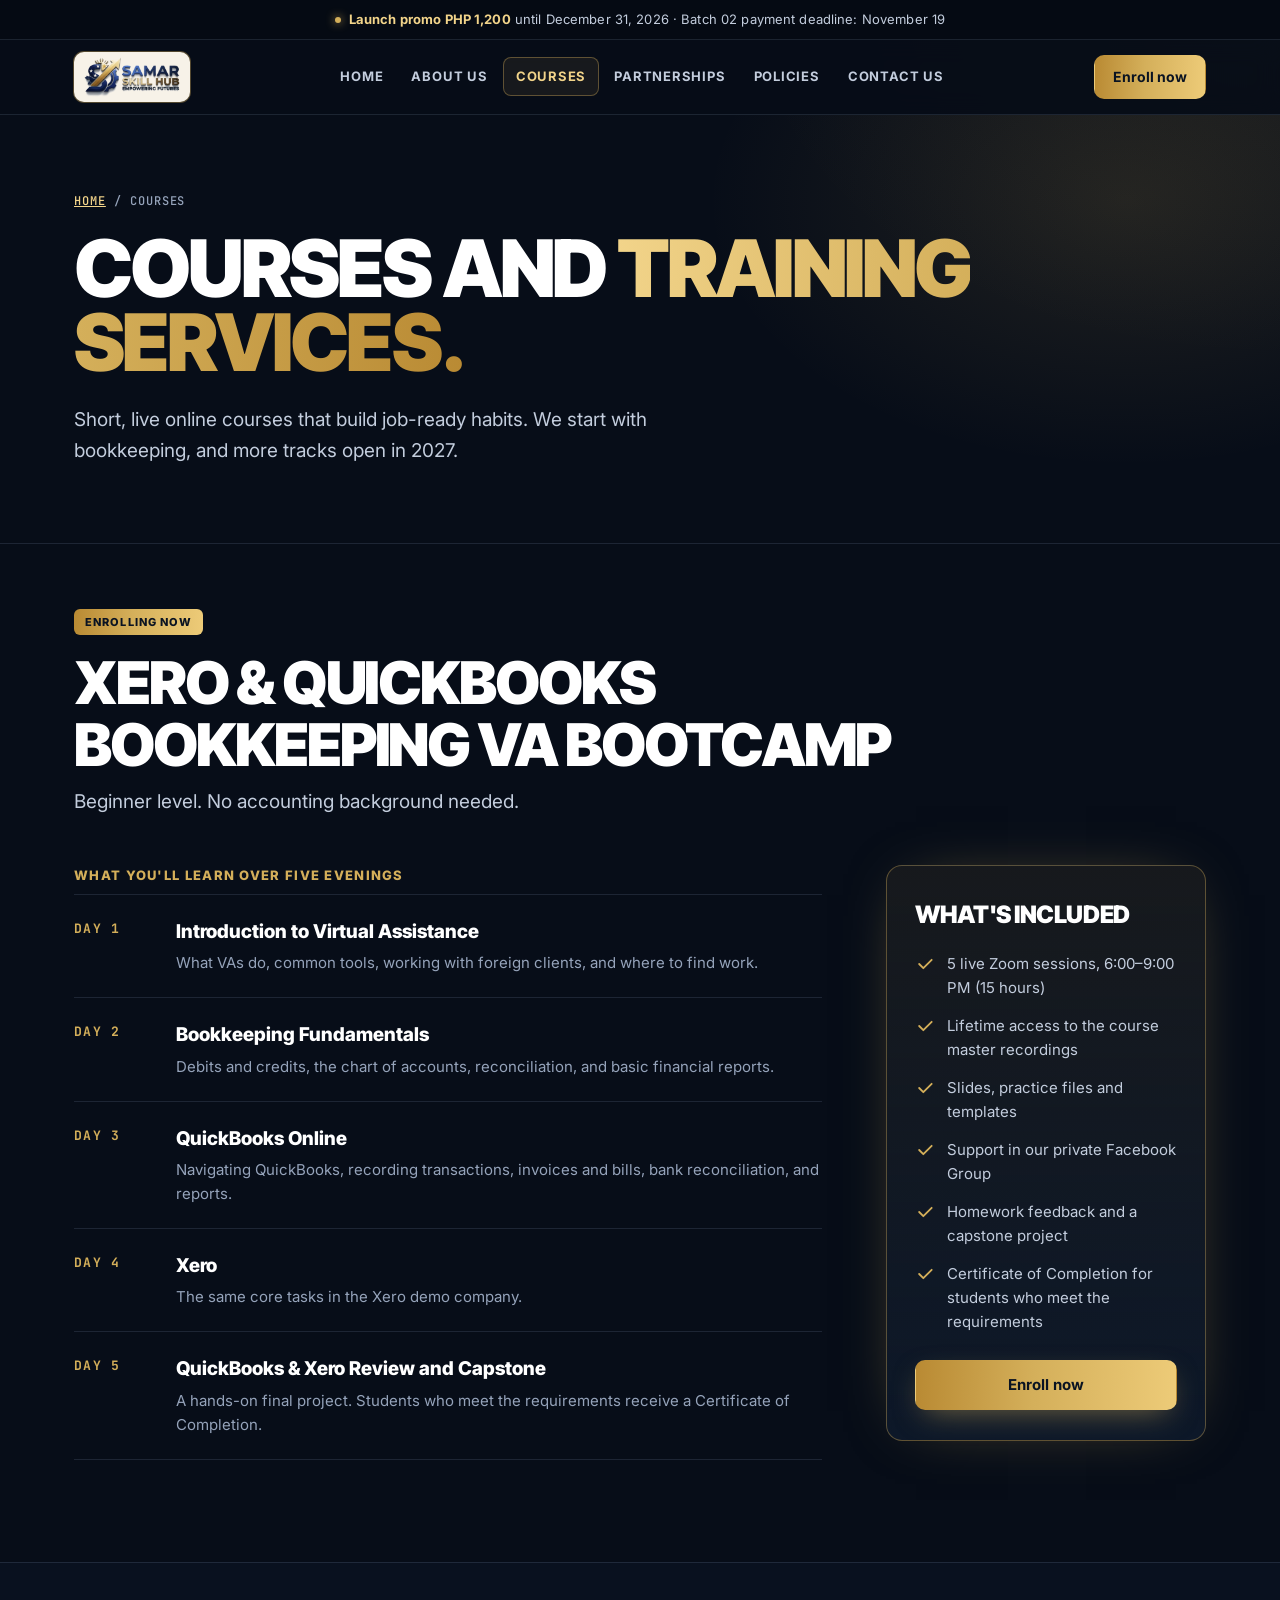
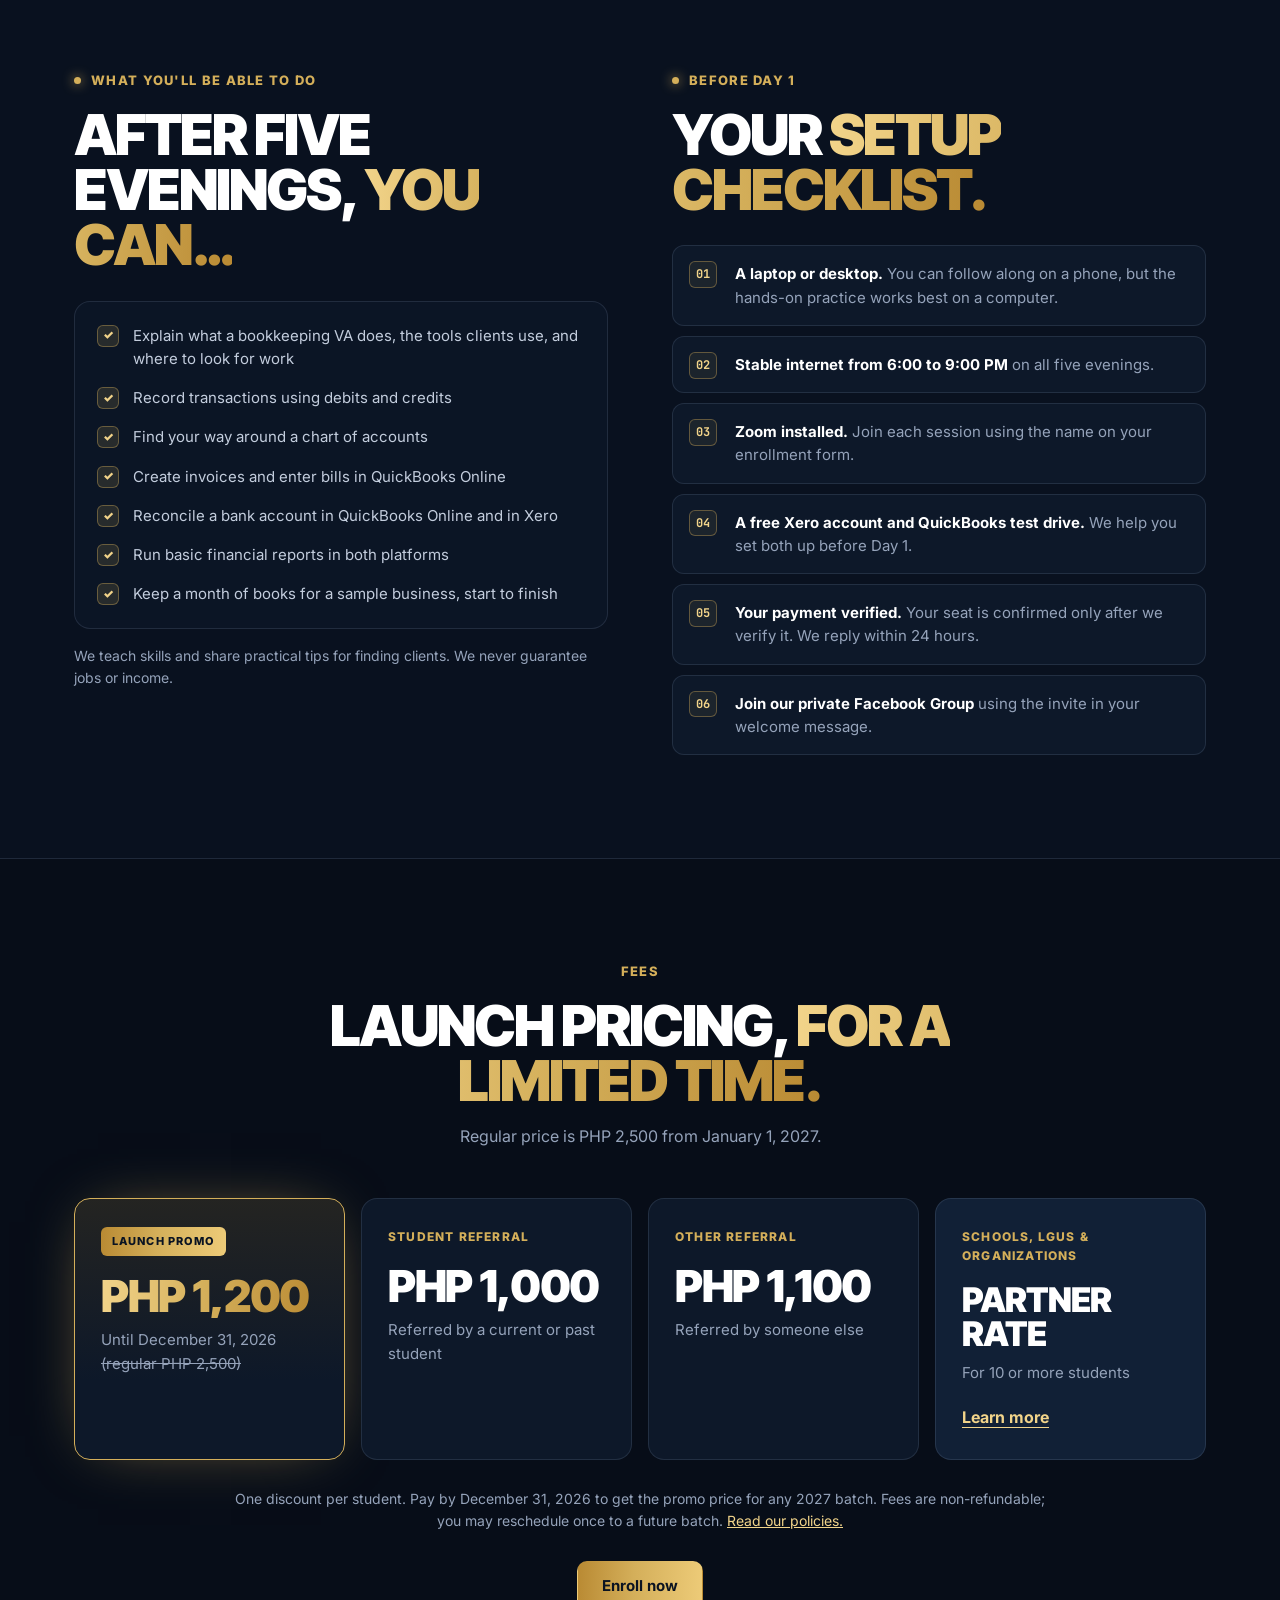
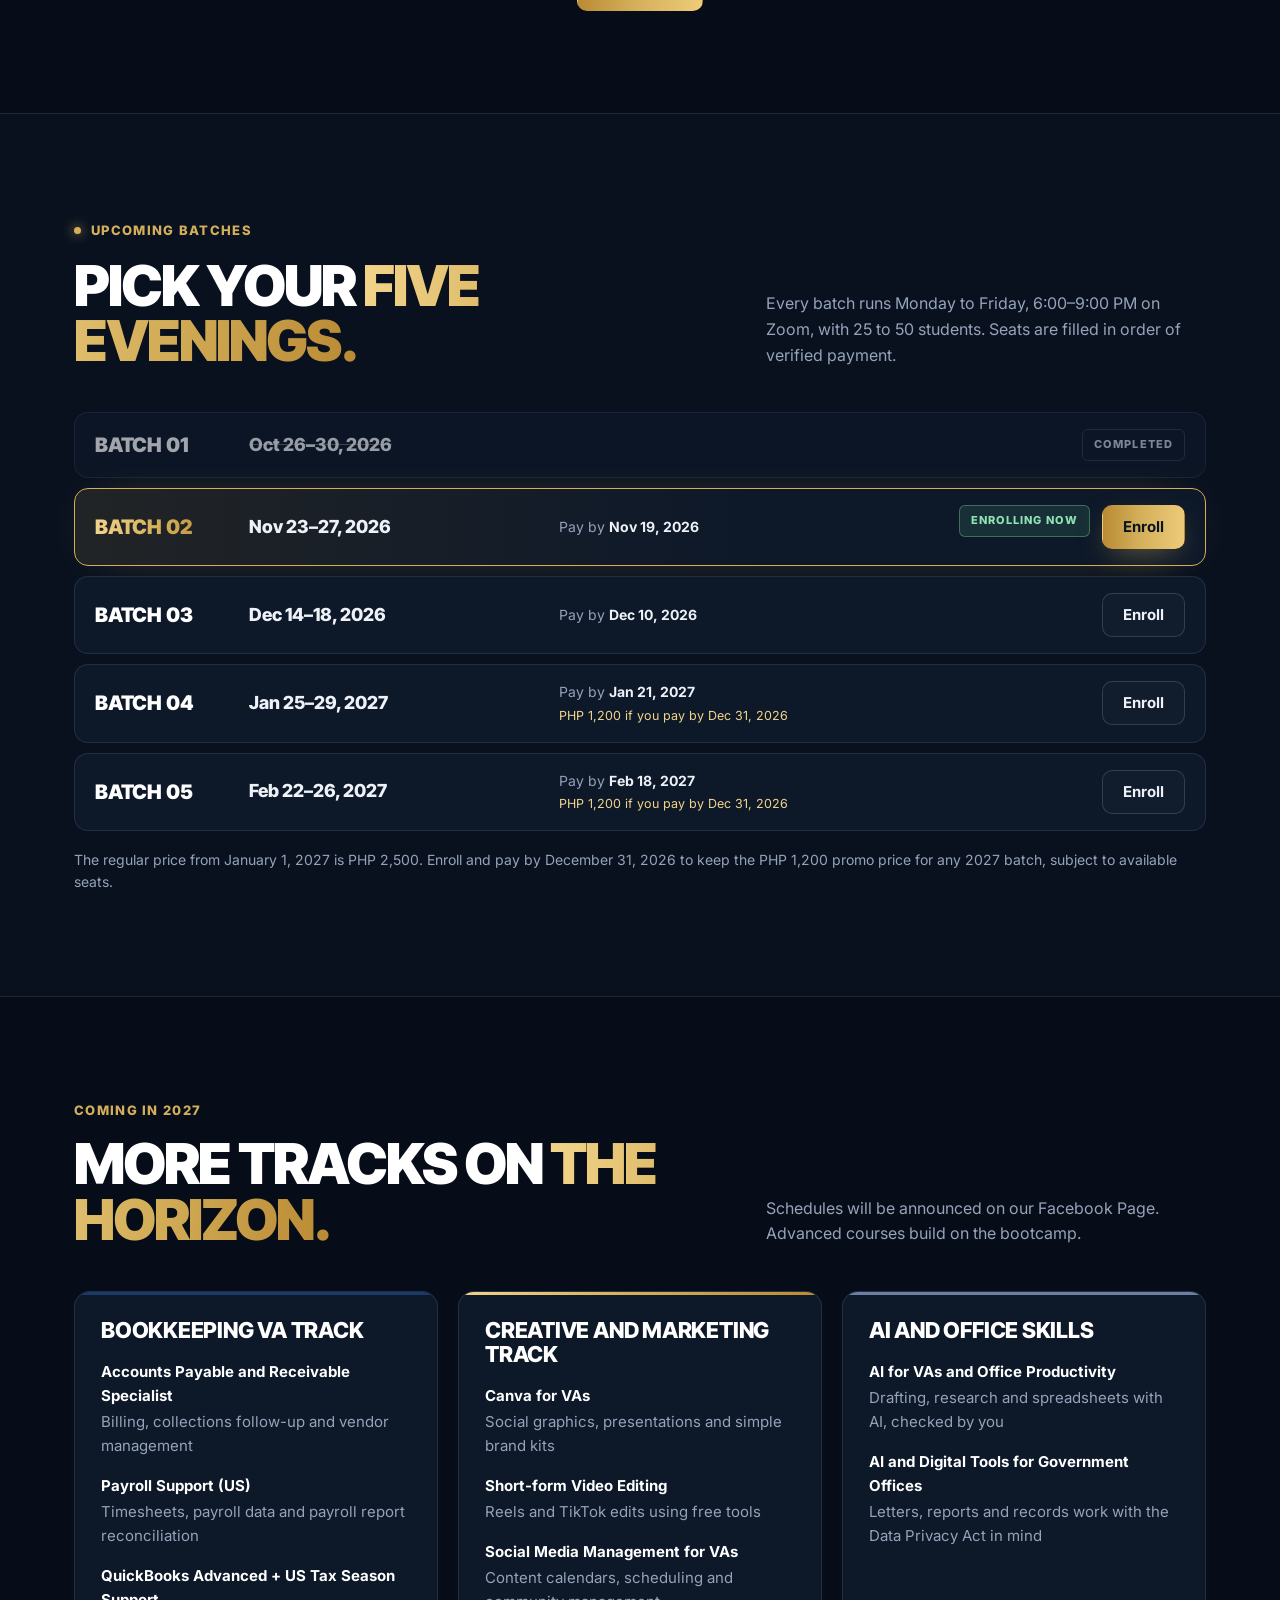
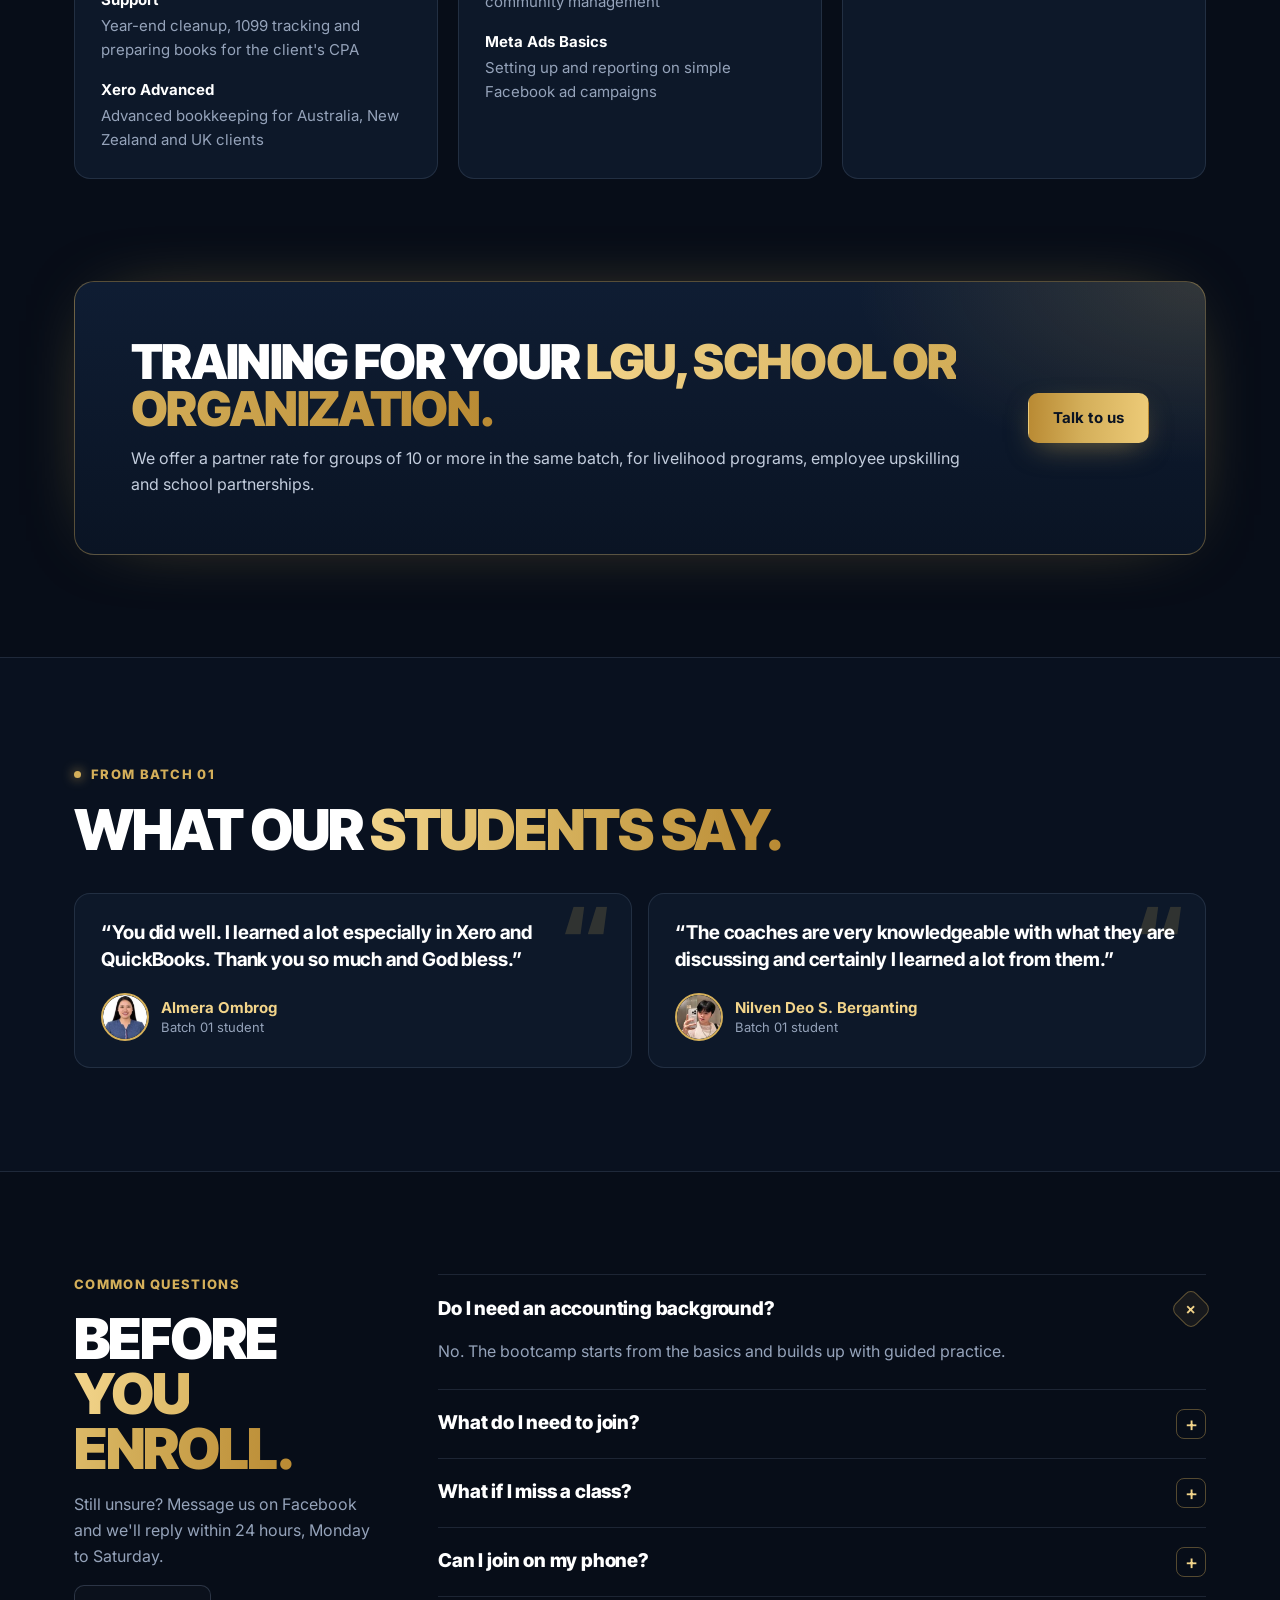
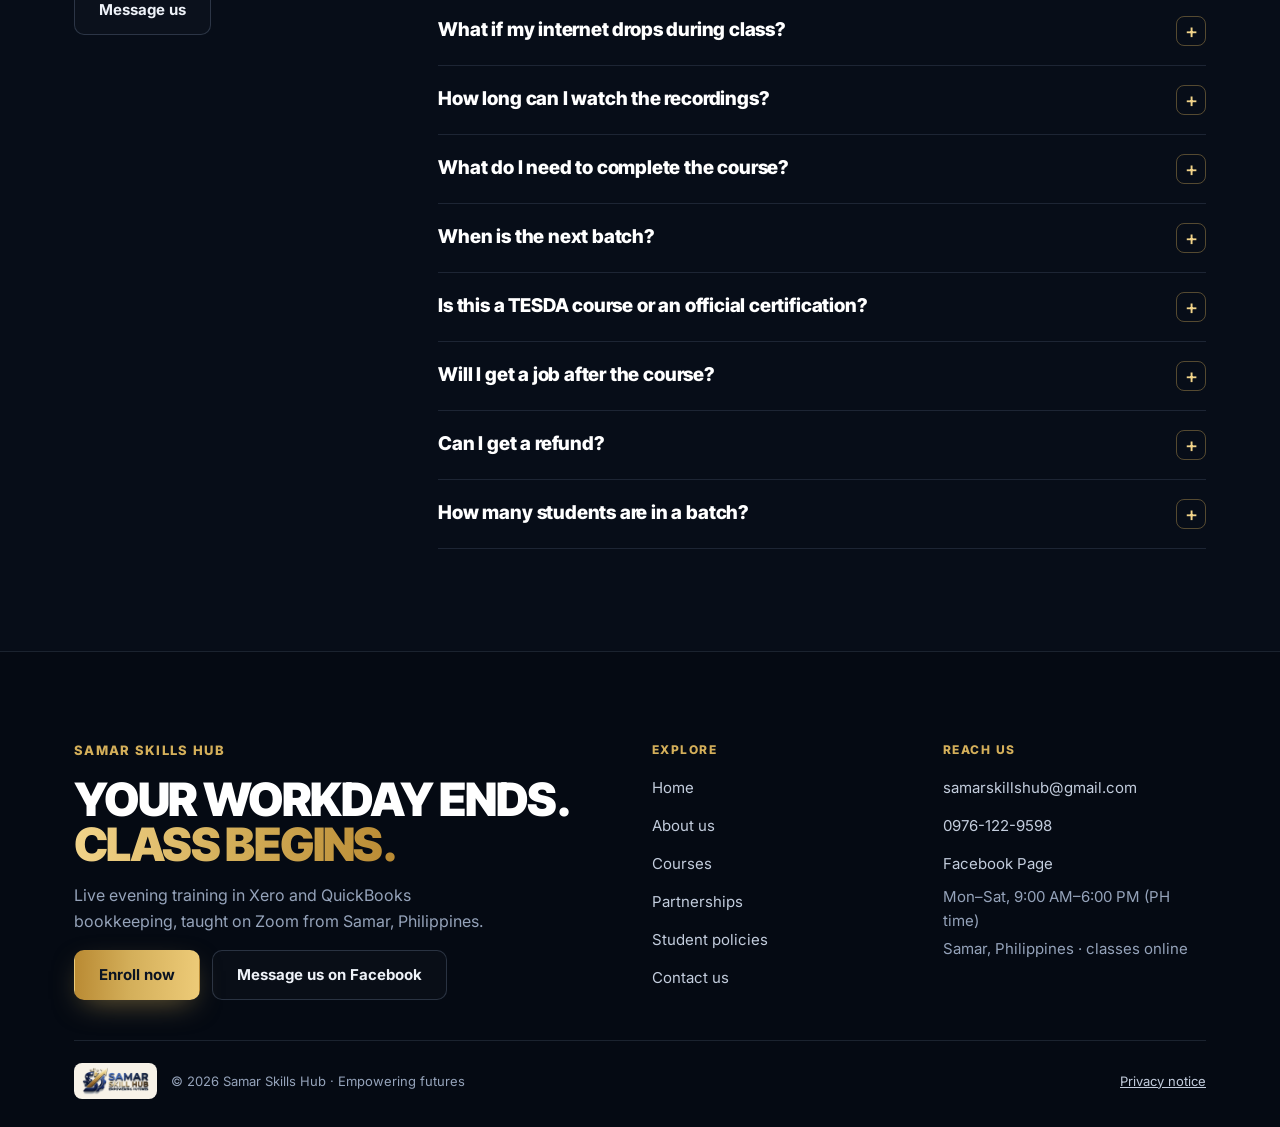
<file: samar-skills-hub-website1/courses.html>
<!doctype html>
<html lang="en">
<head>
<meta charset="utf-8">
<meta name="viewport" content="width=device-width, initial-scale=1">
<title>Courses — Xero &amp; QuickBooks Bookkeeping VA Bootcamp </title>
<meta name="description" content=" Samar Skills Hub|Short, live online courses that build job-ready habits. The Xero &amp; QuickBooks Bookkeeping VA Bootcamp: five evenings, 15 hours, lifetime recordings.">
<meta property="og:title" content="Courses — Xero &amp; QuickBooks Bookkeeping VA Bootcamp ">
<meta property="og:description" content=" Samar Skills Hub|Short, live online courses that build job-ready habits. The Xero &amp; QuickBooks Bookkeeping VA Bootcamp: five evenings, 15 hours, lifetime recordings.">
<meta property="og:type" content="website">
<meta name="theme-color" content="#070D18">
<link rel="icon" type="image/png" href="assets/favicon.png">
<link rel="preconnect" href="https://fonts.googleapis.com">
<link rel="preconnect" href="https://fonts.gstatic.com" crossorigin>
<link href="https://fonts.googleapis.com/css2?family=Inter+Tight:wght@700;800;900&amp;family=Inter:wght@400;500;600;700&amp;family=JetBrains+Mono:wght@500;700&amp;display=swap" rel="stylesheet">
<link rel="stylesheet" href="assets/styles.css">
</head>
<body>
<a class="skip" href="#main">Skip to content</a>

<div class="announce"><span class="announce__dot" aria-hidden="true"></span><strong>Launch promo PHP 1,200</strong> until December 31, 2026 · Batch 02 payment deadline: November 19</div>

<header class="site-header">
  <div class="wrap">
    <a class="brand" href="index.html" aria-label="Samar Skills Hub home">
      <img src="assets/logo.png" alt="Samar Skills Hub — Empowering Futures" width="125" height="52">
    </a>
    <nav class="nav" id="site-nav" aria-label="Main">
      <a href="index.html">Home</a>
      <a href="about.html">About us</a>
      <a href="courses.html" aria-current="page">Courses</a>
      <a href="partnerships.html">Partnerships</a>
      <a href="policies.html">Policies</a>
      <a href="contact.html">Contact us</a>
    </nav>
    <div class="header-cta">
      <a class="btn btn--navy" href="https://43edjd.share-na2.hsforms.com/2Gb5ZX21dTI2KTJYq0NglYA">Enroll now</a>
      <button class="menu-toggle" type="button" aria-controls="site-nav" aria-expanded="false" aria-label="Open menu">
        <svg viewBox="0 0 24 24" fill="none" stroke="currentColor" stroke-width="2" stroke-linecap="round" aria-hidden="true"><path d="M4 7h16M4 12h16M4 17h16"/></svg>
      </button>
    </div>
  </div>
</header>

<main id="main">
<section class="page-hero">
  <div class="wrap">
    <p class="crumbs"><a href="index.html">Home</a> / Courses</p>
    <h1 class="h1">Courses and <em>training services.</em></h1>
    <p class="lead">Short, live online courses that build job-ready habits. We start with bookkeeping, and more tracks open in 2027.</p>
  </div>
</section>

<section class="section" id="bootcamp" style="padding-top: clamp(40px, 5vw, 72px)">
  <div class="wrap">
    <span class="badge badge--gold">Enrolling now</span>
    <h2 class="h2" style="margin: 18px 0 10px; max-width: 820px; font-size: clamp(34px, 4.6vw, 60px); line-height: 1.05">Xero &amp; QuickBooks Bookkeeping VA Bootcamp</h2>
    <p class="lead" style="margin-bottom: 48px">Beginner level. No accounting background needed.</p>
    <div class="split">
      <div style="flex: 999 1 520px">
        <h3 class="eyebrow" style="margin-bottom: 8px">What you'll learn over five evenings</h3>
        <ol class="curriculum">
          <li><span class="d" aria-hidden="true">Day 1</span><div><b><span class="sr-only">Day 1: </span>Introduction to Virtual Assistance</b><span>What VAs do, common tools, working with foreign clients, and where to find work.</span></div></li>
          <li><span class="d" aria-hidden="true">Day 2</span><div><b><span class="sr-only">Day 2: </span>Bookkeeping Fundamentals</b><span>Debits and credits, the chart of accounts, reconciliation, and basic financial reports.</span></div></li>
          <li><span class="d" aria-hidden="true">Day 3</span><div><b><span class="sr-only">Day 3: </span>QuickBooks Online</b><span>Navigating QuickBooks, recording transactions, invoices and bills, bank reconciliation, and reports.</span></div></li>
          <li><span class="d" aria-hidden="true">Day 4</span><div><b><span class="sr-only">Day 4: </span>Xero</b><span>The same core tasks in the Xero demo company.</span></div></li>
          <li><span class="d" aria-hidden="true">Day 5</span><div><b><span class="sr-only">Day 5: </span>QuickBooks &amp; Xero Review and Capstone</b><span>A hands-on final project. Students who meet the requirements receive a Certificate of Completion.</span></div></li>
        </ol>
      </div>
      <aside class="included" style="flex: 1 1 320px">
        <h3>What's included</h3>
        <ul class="checks">
          <li><svg viewBox="0 0 24 24" fill="none" stroke-width="2.2" stroke-linecap="round" stroke-linejoin="round" aria-hidden="true"><path d="M5 12l5 5L20 7"/></svg>5 live Zoom sessions, 6:00–9:00 PM (15 hours)</li>
          <li><svg viewBox="0 0 24 24" fill="none" stroke-width="2.2" stroke-linecap="round" stroke-linejoin="round" aria-hidden="true"><path d="M5 12l5 5L20 7"/></svg>Lifetime access to the course master recordings</li>
          <li><svg viewBox="0 0 24 24" fill="none" stroke-width="2.2" stroke-linecap="round" stroke-linejoin="round" aria-hidden="true"><path d="M5 12l5 5L20 7"/></svg>Slides, practice files and templates</li>
          <li><svg viewBox="0 0 24 24" fill="none" stroke-width="2.2" stroke-linecap="round" stroke-linejoin="round" aria-hidden="true"><path d="M5 12l5 5L20 7"/></svg>Support in our private Facebook Group</li>
          <li><svg viewBox="0 0 24 24" fill="none" stroke-width="2.2" stroke-linecap="round" stroke-linejoin="round" aria-hidden="true"><path d="M5 12l5 5L20 7"/></svg>Homework feedback and a capstone project</li>
          <li><svg viewBox="0 0 24 24" fill="none" stroke-width="2.2" stroke-linecap="round" stroke-linejoin="round" aria-hidden="true"><path d="M5 12l5 5L20 7"/></svg>Certificate of Completion for students who meet the requirements</li>
        </ul>
        <a class="btn btn--gold btn--block" href="https://43edjd.share-na2.hsforms.com/2Gb5ZX21dTI2KTJYq0NglYA">Enroll now</a>
      </aside>
    </div>
  </div>
</section>

<section class="section section--band" id="outcomes">
  <div class="wrap">
    <div class="split">
      <div>
        <p class="kicker"><span aria-hidden="true"></span>What you'll be able to do</p>
        <h2 class="h2" style="margin: 16px 0 28px">After five evenings, <em>you can…</em></h2>
        <ul class="marker-list marker-list--check">
          <li><span class="mark" aria-hidden="true">✓</span><div>Explain what a bookkeeping VA does, the tools clients use, and where to look for work</div></li>
          <li><span class="mark" aria-hidden="true">✓</span><div>Record transactions using debits and credits</div></li>
          <li><span class="mark" aria-hidden="true">✓</span><div>Find your way around a chart of accounts</div></li>
          <li><span class="mark" aria-hidden="true">✓</span><div>Create invoices and enter bills in QuickBooks Online</div></li>
          <li><span class="mark" aria-hidden="true">✓</span><div>Reconcile a bank account in QuickBooks Online and in Xero</div></li>
          <li><span class="mark" aria-hidden="true">✓</span><div>Run basic financial reports in both platforms</div></li>
          <li><span class="mark" aria-hidden="true">✓</span><div>Keep a month of books for a sample business, start to finish</div></li>
        </ul>
        <p class="small muted" style="margin: 16px 0 0">We teach skills and share practical tips for finding clients. We never guarantee jobs or income.</p>
      </div>
      <div>
        <p class="kicker"><span aria-hidden="true"></span>Before Day 1</p>
        <h2 class="h2" style="margin: 16px 0 28px">Your <em>setup checklist.</em></h2>
        <ol class="checklist">
          <li><b>A laptop or desktop.</b> You can follow along on a phone, but the hands-on practice works best on a computer.</li>
          <li><b>Stable internet from 6:00 to 9:00 PM</b> on all five evenings.</li>
          <li><b>Zoom installed.</b> Join each session using the name on your enrollment form.</li>
          <li><b>A free Xero account and QuickBooks test drive.</b> We help you set both up before Day 1.</li>
          <li><b>Your payment verified.</b> Your seat is confirmed only after we verify it. We reply within 24 hours.</li>
          <li><b>Join our private Facebook Group</b> using the invite in your welcome message.</li>
        </ol>
      </div>
    </div>
  </div>
</section>

<section class="section" id="fees">
  <div class="wrap">
    <div class="center">
      <p class="eyebrow">Fees</p>
      <h2 class="h2">Launch pricing, <em>for a limited time.</em></h2>
      <p class="muted" style="margin:0">Regular price is PHP 2,500 from January 1, 2027.</p>
    </div>
    <div class="prices">
      <div class="price-card price-card--featured">
        <span class="badge badge--gold">Launch promo</span>
        <div class="amount">PHP 1,200</div>
        <p>Until December 31, 2026 <s>(regular PHP 2,500)</s></p>
      </div>
      <div class="price-card">
        <span class="label">Student referral</span>
        <div class="amount">PHP 1,000</div>
        <p>Referred by a current or past student</p>
      </div>
      <div class="price-card">
        <span class="label">Other referral</span>
        <div class="amount">PHP 1,100</div>
        <p>Referred by someone else</p>
      </div>
      <div class="price-card price-card--sand">
        <span class="label">Schools, LGUs &amp; organizations</span>
        <div class="amount">Partner rate</div>
        <p>For 10 or more students</p>
        <a class="text-link" href="#groups">Learn more</a>
      </div>
    </div>
    <p class="small muted" style="text-align:center; max-width: 820px; margin: 28px auto 0">One discount per student. Pay by December 31, 2026 to get the promo price for any 2027 batch. Fees are non-refundable; you may reschedule once to a future batch. <a href="policies.html">Read our policies.</a></p>
    <div style="text-align:center; margin-top: 28px"><a class="btn btn--navy" href="https://43edjd.share-na2.hsforms.com/2Gb5ZX21dTI2KTJYq0NglYA">Enroll now</a></div>
  </div>
</section>

<section class="section section--band" id="batches">
  <div class="wrap">
    <div class="section-head">
      <div>
        <p class="kicker"><span aria-hidden="true"></span>Upcoming batches</p>
        <h2 class="h2">Pick your <em>five evenings.</em></h2>
      </div>
      <p>Every batch runs Monday to Friday, 6:00–9:00 PM on Zoom, with 25 to 50 students. Seats are filled in order of verified payment.</p>
    </div>
    <ol class="batches">
      <li class="batch batch--done">
        <span class="batch__no">Batch 01</span>
        <span class="batch__dates">Oct 26–30, 2026</span>
        <span class="batch__pay">&nbsp;</span>
        <span class="batch__status"><span class="badge badge--outline">Completed</span></span>
      </li>
      <li class="batch batch--next">
        <span class="batch__no">Batch 02</span>
        <span class="batch__dates">Nov 23–27, 2026</span>
        <span class="batch__pay">Pay by <b>Nov 19, 2026</b></span>
        <span class="batch__status"><span class="badge badge--light">Enrolling now</span><a class="btn btn--gold" href="https://43edjd.share-na2.hsforms.com/2Gb5ZX21dTI2KTJYq0NglYA">Enroll</a></span>
      </li>
      <li class="batch">
        <span class="batch__no">Batch 03</span>
        <span class="batch__dates">Dec 14–18, 2026</span>
        <span class="batch__pay">Pay by <b>Dec 10, 2026</b></span>
        <span class="batch__status"><a class="btn btn--ghost" href="https://43edjd.share-na2.hsforms.com/2Gb5ZX21dTI2KTJYq0NglYA">Enroll</a></span>
      </li>
      <li class="batch">
        <span class="batch__no">Batch 04</span>
        <span class="batch__dates">Jan 25–29, 2027</span>
        <span class="batch__pay">Pay by <b>Jan 21, 2027</b><small>PHP 1,200 if you pay by Dec 31, 2026</small></span>
        <span class="batch__status"><a class="btn btn--ghost" href="https://43edjd.share-na2.hsforms.com/2Gb5ZX21dTI2KTJYq0NglYA">Enroll</a></span>
      </li>
      <li class="batch">
        <span class="batch__no">Batch 05</span>
        <span class="batch__dates">Feb 22–26, 2027</span>
        <span class="batch__pay">Pay by <b>Feb 18, 2027</b><small>PHP 1,200 if you pay by Dec 31, 2026</small></span>
        <span class="batch__status"><a class="btn btn--ghost" href="https://43edjd.share-na2.hsforms.com/2Gb5ZX21dTI2KTJYq0NglYA">Enroll</a></span>
      </li>
    </ol>
    <p class="small muted" style="margin: 18px 0 0">The regular price from January 1, 2027 is PHP 2,500. Enroll and pay by December 31, 2026 to keep the PHP 1,200 promo price for any 2027 batch, subject to available seats.</p>
  </div>
</section>

<section class="section" id="coming-2027">
  <div class="wrap">
    <div class="section-head">
      <div>
        <p class="eyebrow">Coming in 2027</p>
        <h2 class="h2">More tracks on <em>the horizon.</em></h2>
      </div>
      <p>Schedules will be announced on our Facebook Page. Advanced courses build on the bootcamp.</p>
    </div>
    <div class="grid grid--wide">
      <div class="track">
        <h3 class="h3-serif">Bookkeeping VA track</h3>
        <dl>
          <div><dt>Accounts Payable and Receivable Specialist</dt><dd>Billing, collections follow-up and vendor management</dd></div>
          <div><dt>Payroll Support (US)</dt><dd>Timesheets, payroll data and payroll report reconciliation</dd></div>
          <div><dt>QuickBooks Advanced + US Tax Season Support</dt><dd>Year-end cleanup, 1099 tracking and preparing books for the client's CPA</dd></div>
          <div><dt>Xero Advanced</dt><dd>Advanced bookkeeping for Australia, New Zealand and UK clients</dd></div>
        </dl>
      </div>
      <div class="track track--gold">
        <h3 class="h3-serif">Creative and marketing track</h3>
        <dl>
          <div><dt>Canva for VAs</dt><dd>Social graphics, presentations and simple brand kits</dd></div>
          <div><dt>Short-form Video Editing</dt><dd>Reels and TikTok edits using free tools</dd></div>
          <div><dt>Social Media Management for VAs</dt><dd>Content calendars, scheduling and community management</dd></div>
          <div><dt>Meta Ads Basics</dt><dd>Setting up and reporting on simple Facebook ad campaigns</dd></div>
        </dl>
      </div>
      <div class="track track--slate">
        <h3 class="h3-serif">AI and office skills</h3>
        <dl>
          <div><dt>AI for VAs and Office Productivity</dt><dd>Drafting, research and spreadsheets with AI, checked by you</dd></div>
          <div><dt>AI and Digital Tools for Government Offices</dt><dd>Letters, reports and records work with the Data Privacy Act in mind</dd></div>
        </dl>
      </div>
    </div>
  </div>
</section>

<section class="section section--tight-top" id="groups">
  <div class="wrap">
    <div class="cta-band">
      <div class="h2">Training for your <em>LGU, school or organization.</em>
        <p>We offer a partner rate for groups of 10 or more in the same batch, for livelihood programs, employee upskilling and school partnerships.</p>
      </div>
      <a class="btn btn--gold" href="contact.html">Talk to us</a>
    </div>
  </div>
</section>

<section class="section section--band" id="testimonials">
  <div class="wrap">
    <p class="kicker"><span aria-hidden="true"></span>From Batch 01</p>
    <h2 class="h2" style="margin: 16px 0 36px">What our <em>students say.</em></h2>
    <div class="quotes quotes--row">
      <blockquote class="quote">
        <p>“You did well. I learned a lot especially in Xero and QuickBooks. Thank you so much and God bless.”</p>
        <footer><img src="assets/almera.png" alt="" width="48" height="48" loading="lazy"><span><b>Almera Ombrog</b>Batch 01 student</span></footer>
      </blockquote>
      <blockquote class="quote">
        <p>“The coaches are very knowledgeable with what they are discussing and certainly I learned a lot from them.”</p>
        <footer><img src="assets/nilven.png" alt="" width="48" height="48" loading="lazy"><span><b>Nilven Deo S. Berganting</b>Batch 01 student</span></footer>
      </blockquote>
    </div>
  </div>
</section>

<section class="section" id="faq">
  <div class="wrap">
    <div class="split split--narrow-left">
      <div class="stack" style="gap: 16px">
        <p class="eyebrow">Common questions</p>
        <h2 class="h2">Before <em>you enroll.</em></h2>
        <p class="muted" style="margin:0">Still unsure? Message us on Facebook and we'll reply within 24 hours, Monday to Saturday.</p>
        <div><a class="btn btn--ghost" href="https://www.facebook.com/profile.php?id=61594594335452">Message us</a></div>
      </div>
      <div class="faq">
        <details open><summary>Do I need an accounting background?</summary><p>No. The bootcamp starts from the basics and builds up with guided practice.</p></details>
        <details><summary>What do I need to join?</summary><p>A laptop or desktop, a stable internet connection from 6:00 to 9:00 PM, and a free Xero account and QuickBooks test drive, which we help you set up before Day 1.</p></details>
        <details><summary>What if I miss a class?</summary><p>You can miss one live session and still complete the course if you watch its recording and submit that day's homework within three days.</p></details>
        <details><summary>Can I join on my phone?</summary><p>You can follow the live Zoom sessions on a phone, but we recommend a laptop or desktop. The hands-on practice in Xero and QuickBooks works best on a computer.</p></details>
        <details><summary>What if my internet drops during class?</summary><p>Rejoin as soon as you can. If you miss a whole session, you can still complete the course by watching its recording and submitting that day's homework within 3 days. If a session is interrupted by a problem on our side, we continue, reschedule within 48 hours, or provide a recording, and it won't count as your absence.</p></details>
        <details><summary>How long can I watch the recordings?</summary><p>There are two kinds. The recordings of your own live batch are available for 60 days after Day 5, then deleted. The course master recordings, a clean set of lessons showing only the trainer's screen, are yours for life, for as long as Samar Skills Hub offers the course.</p></details>
        <details><summary>What do I need to complete the course?</summary><p>Meet the attendance rule, submit at least 3 of 4 homework tasks, and score at least 75% on the capstone, due 3 days after Day 5. You then receive a Certificate of Completion from Samar Skills Hub, with the name you entered on the enrollment form.</p></details>
        <details><summary>When is the next batch?</summary><p>Batch 02 runs November 23–27, 2026 and Batch 03 runs December 14–18, 2026. <a href="#batches">See all upcoming batches.</a></p></details>
        <details><summary>Is this a TESDA course or an official certification?</summary><p>No. You receive a Certificate of Completion from Samar Skills Hub. It is not a TESDA National Certificate and not a certification from Xero or Intuit.</p></details>
        <details><summary>Will I get a job after the course?</summary><p>We can't guarantee work, clients or income. We teach the skills and share practical tips for finding clients.</p></details>
        <details><summary>Can I get a refund?</summary><p>Course fees are non-refundable once your payment is verified, but you may reschedule once to a future batch if you ask at least 3 days before Day 1 and use your new seat within 3 months.</p></details>
        <details><summary>How many students are in a batch?</summary><p>Each batch runs with 25 to 50 students. If a batch doesn't reach 25, we move it to a new date and you keep your seat and price.</p></details>
      </div>
    </div>
  </div>
</section>
</main>

<footer class="site-footer">
  <div class="wrap">
    <div class="footer-top">
      <div>
        <p class="eyebrow">Samar Skills Hub</p>
        <p class="h2">Your workday ends. <em>Class begins.</em></p>
        <p>Live evening training in Xero and QuickBooks bookkeeping, taught on Zoom from Samar, Philippines.</p>
        <div class="btn-row">
          <a class="btn btn--gold" href="https://43edjd.share-na2.hsforms.com/2Gb5ZX21dTI2KTJYq0NglYA">Enroll now</a>
          <a class="btn btn--ghost-light" href="https://www.facebook.com/profile.php?id=61594594335452">Message us on Facebook</a>
        </div>
      </div>
      <div class="footer-cols">
        <div>
          <h3>Explore</h3>
          <ul>
            <li><a href="index.html">Home</a></li>
            <li><a href="about.html">About us</a></li>
            <li><a href="courses.html">Courses</a></li>
            <li><a href="partnerships.html">Partnerships</a></li>
            <li><a href="policies.html">Student policies</a></li>
            <li><a href="contact.html">Contact us</a></li>
          </ul>
        </div>
        <div>
          <h3>Reach us</h3>
          <ul>
            <li><a href="mailto:samarskillshub@gmail.com">samarskillshub@gmail.com</a></li>
            <li><a href="tel:+639761229598">0976-122-9598</a></li>
            <li><a href="https://www.facebook.com/profile.php?id=61594594335452">Facebook Page</a></li>
            <li>Mon–Sat, 9:00 AM–6:00 PM (PH time)</li>
            <li>Samar, Philippines · classes online</li>
          </ul>
        </div>
      </div>
    </div>
    <div class="footer-bottom">
      <div>
        <span class="logo-chip"><img src="assets/logo.png" alt="Samar Skills Hub" width="77" height="32"></span>
        <span>© 2026 Samar Skills Hub · Empowering futures</span>
      </div>
      <a href="policies.html#privacy" class="footer-link">Privacy notice</a>
    </div>
  </div>
</footer>

<script src="assets/site.js"></script>
</body>
</html>
</file>
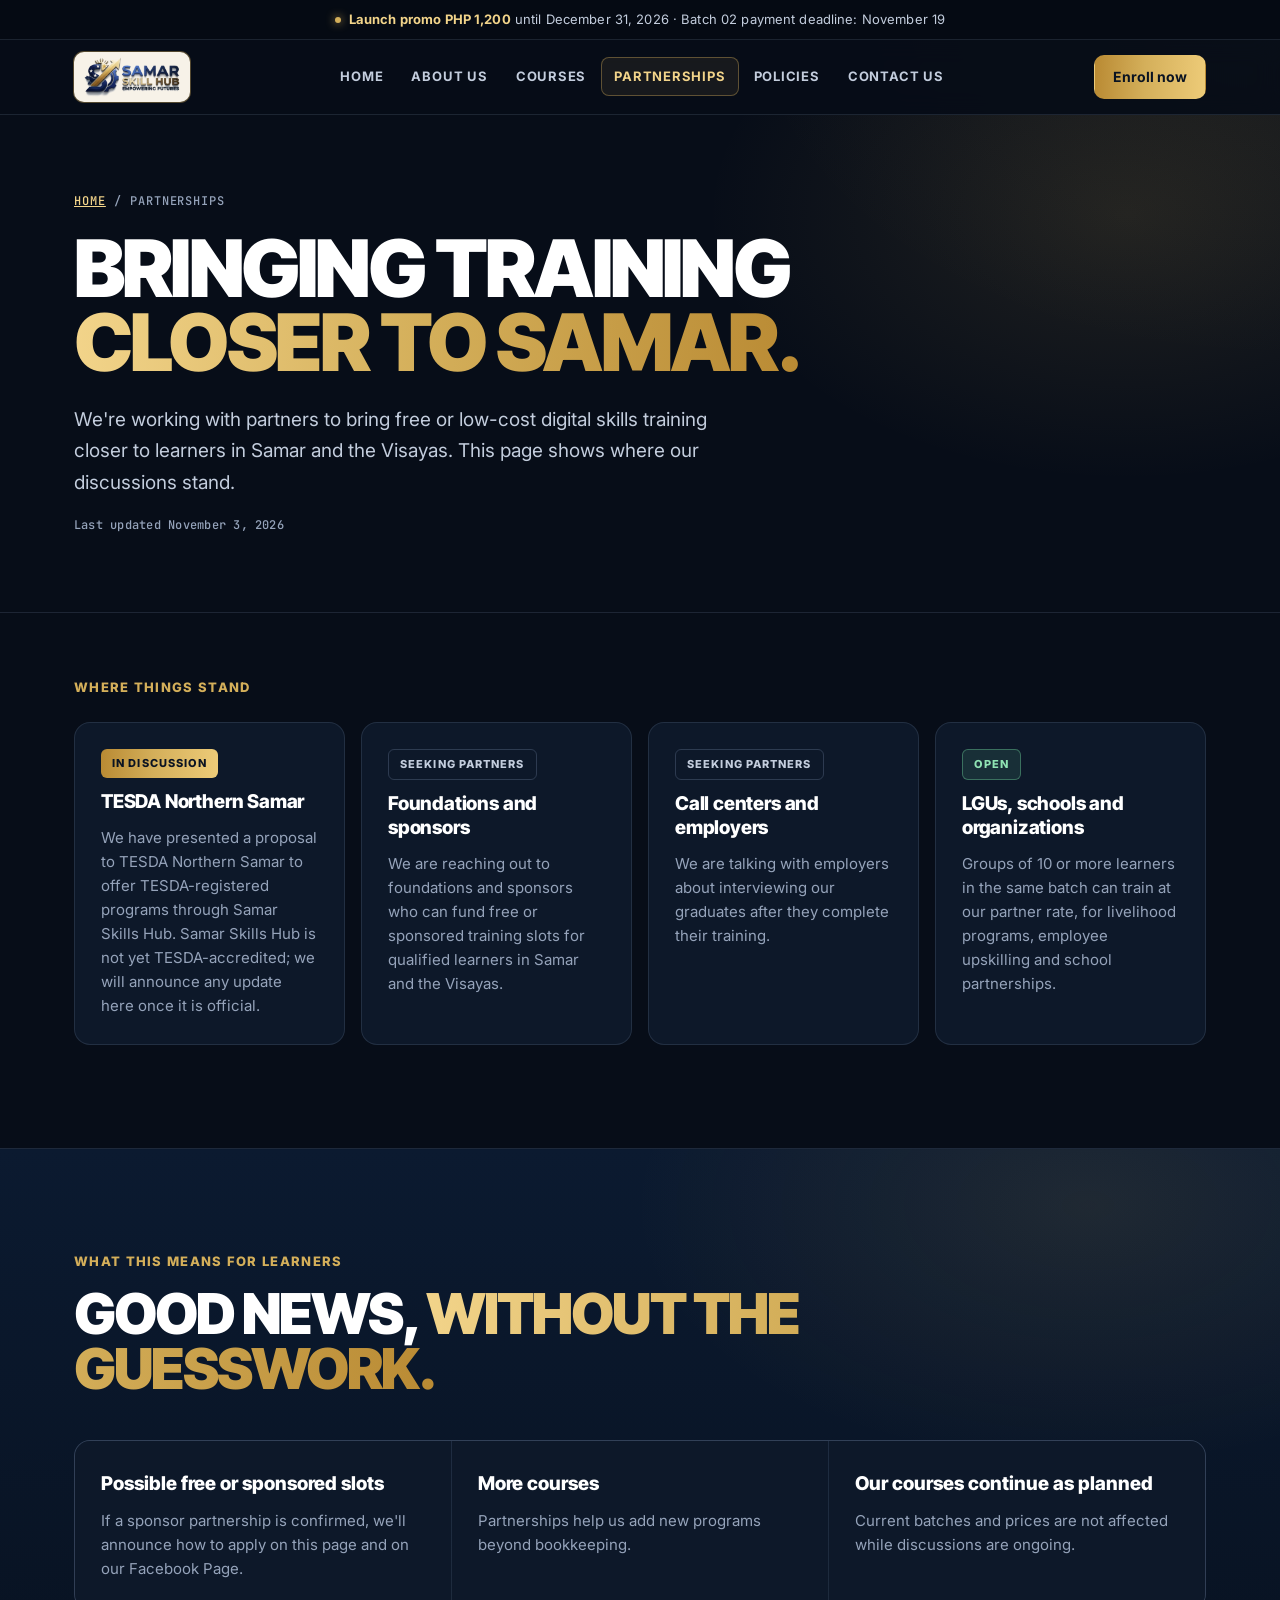
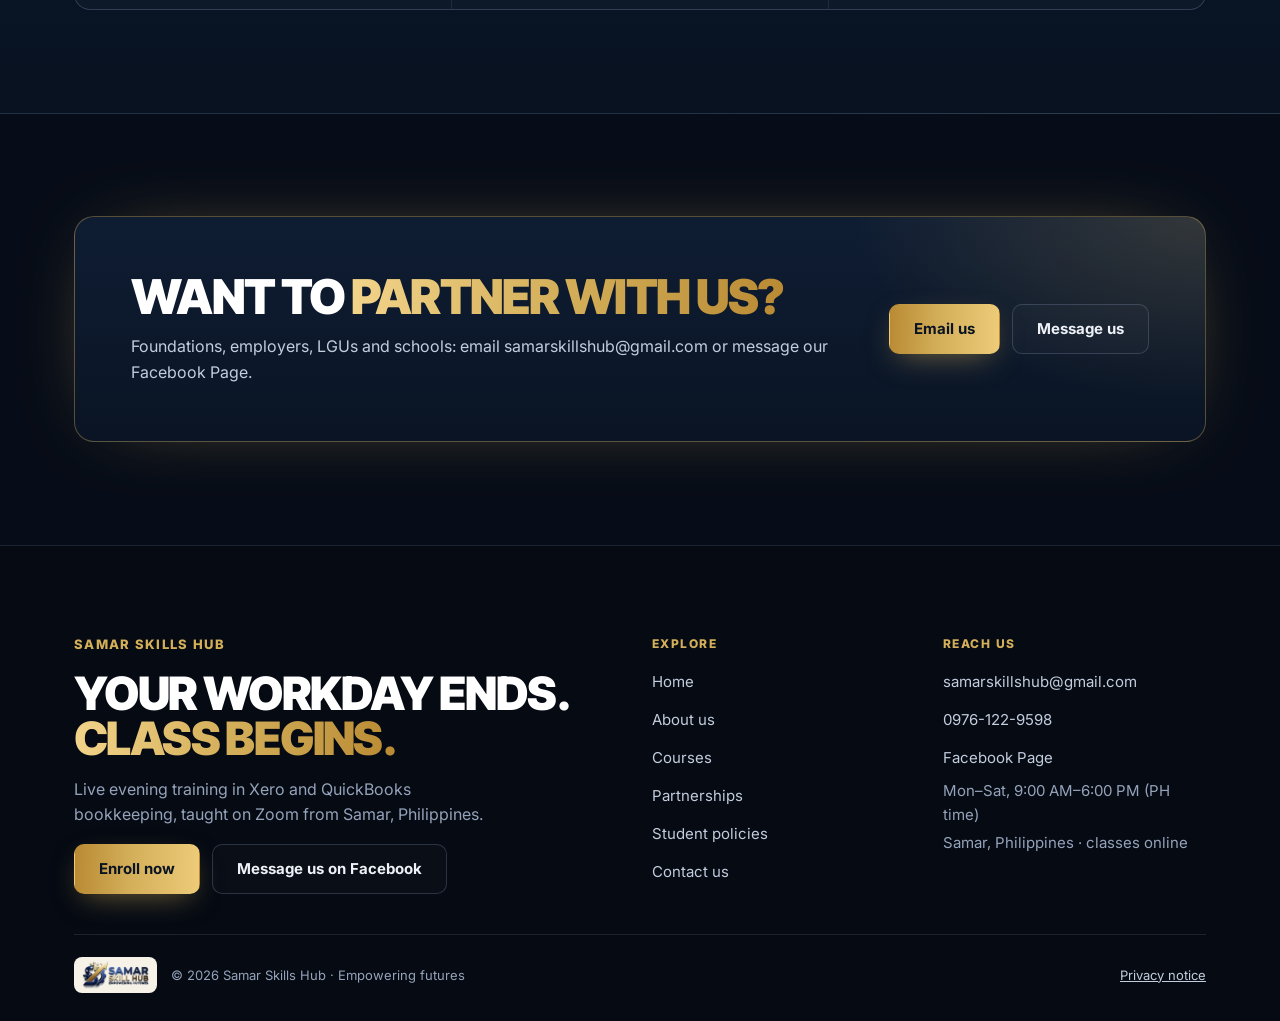
<file: samar-skills-hub-website1/partnerships.html>
<!doctype html>
<html lang="en">
<head>
<meta charset="utf-8">
<meta name="viewport" content="width=device-width, initial-scale=1">
<title>Partnerships — Samar Skills Hub</title>
<meta name="description" content="We&#x27;re working with partners to bring free or low-cost digital skills training closer to learners in Samar and the Visayas.">
<meta property="og:title" content="Partnerships — Samar Skills Hub">
<meta property="og:description" content="We&#x27;re working with partners to bring free or low-cost digital skills training closer to learners in Samar and the Visayas.">
<meta property="og:type" content="website">
<meta name="theme-color" content="#070D18">
<link rel="icon" type="image/png" href="assets/favicon.png">
<link rel="preconnect" href="https://fonts.googleapis.com">
<link rel="preconnect" href="https://fonts.gstatic.com" crossorigin>
<link href="https://fonts.googleapis.com/css2?family=Inter+Tight:wght@700;800;900&amp;family=Inter:wght@400;500;600;700&amp;family=JetBrains+Mono:wght@500;700&amp;display=swap" rel="stylesheet">
<link rel="stylesheet" href="assets/styles.css">
</head>
<body>
<a class="skip" href="#main">Skip to content</a>

<div class="announce"><span class="announce__dot" aria-hidden="true"></span><strong>Launch promo PHP 1,200</strong> until December 31, 2026 · Batch 02 payment deadline: November 19</div>

<header class="site-header">
  <div class="wrap">
    <a class="brand" href="index.html" aria-label="Samar Skills Hub home">
      <img src="assets/logo.png" alt="Samar Skills Hub — Empowering Futures" width="125" height="52">
    </a>
    <nav class="nav" id="site-nav" aria-label="Main">
      <a href="index.html">Home</a>
      <a href="about.html">About us</a>
      <a href="courses.html">Courses</a>
      <a href="partnerships.html" aria-current="page">Partnerships</a>
      <a href="policies.html">Policies</a>
      <a href="contact.html">Contact us</a>
    </nav>
    <div class="header-cta">
      <a class="btn btn--navy" href="https://43edjd.share-na2.hsforms.com/2Gb5ZX21dTI2KTJYq0NglYA">Enroll now</a>
      <button class="menu-toggle" type="button" aria-controls="site-nav" aria-expanded="false" aria-label="Open menu">
        <svg viewBox="0 0 24 24" fill="none" stroke="currentColor" stroke-width="2" stroke-linecap="round" aria-hidden="true"><path d="M4 7h16M4 12h16M4 17h16"/></svg>
      </button>
    </div>
  </div>
</header>

<main id="main">
<section class="page-hero">
  <div class="wrap">
    <p class="crumbs"><a href="index.html">Home</a> / Partnerships</p>
    <h1 class="h1">Bringing training <em>closer to Samar.</em></h1>
    <p class="lead">We're working with partners to bring free or low-cost digital skills training closer to learners in Samar and the Visayas. This page shows where our discussions stand.</p>
    <p class="crumbs" style="margin-top: 18px">Last updated November 3, 2026</p>
  </div>
</section>

<section class="section" style="padding-top: clamp(40px, 5vw, 72px)">
  <div class="wrap">
    <p class="eyebrow" style="margin-bottom: 24px">Where things stand</p>
    <div class="grid">
      <div class="card card-stack">
        <span class="badge badge--gold">In discussion</span>
        <h3 style="margin:0">TESDA Northern Samar</h3>
        <p>We have presented a proposal to TESDA Northern Samar to offer TESDA-registered programs through Samar Skills Hub. Samar Skills Hub is not yet TESDA-accredited; we will announce any update here once it is official.</p>
      </div>
      <div class="card card-stack">
        <span class="badge badge--outline">Seeking partners</span>
        <h3 style="margin:0">Foundations and sponsors</h3>
        <p>We are reaching out to foundations and sponsors who can fund free or sponsored training slots for qualified learners in Samar and the Visayas.</p>
      </div>
      <div class="card card-stack">
        <span class="badge badge--outline">Seeking partners</span>
        <h3 style="margin:0">Call centers and employers</h3>
        <p>We are talking with employers about interviewing our graduates after they complete their training.</p>
      </div>
      <div class="card card-stack">
        <span class="badge badge--light">Open</span>
        <h3 style="margin:0">LGUs, schools and organizations</h3>
        <p>Groups of 10 or more learners in the same batch can train at our partner rate, for livelihood programs, employee upskilling and school partnerships.</p>
      </div>
    </div>
  </div>
</section>

<section class="section section--navy">
  <div class="wrap">
    <p class="eyebrow">What this means for learners</p>
    <h2 class="h2" style="margin: 14px 0 44px; max-width: 760px">Good news, <em>without the guesswork.</em></h2>
    <div class="panel-grid">
      <div><h3>Possible free or sponsored slots</h3><p>If a sponsor partnership is confirmed, we'll announce how to apply on this page and on our Facebook Page.</p></div>
      <div><h3>More courses</h3><p>Partnerships help us add new programs beyond bookkeeping.</p></div>
      <div><h3>Our courses continue as planned</h3><p>Current batches and prices are not affected while discussions are ongoing.</p></div>
    </div>
  </div>
</section>

<section class="section">
  <div class="wrap">
    <div class="cta-band">
      <div class="h2">Want to <em>partner with us?</em>
        <p>Foundations, employers, LGUs and schools: email samarskillshub@gmail.com or message our Facebook Page.</p>
      </div>
      <div class="btn-row">
        <a class="btn btn--gold" href="mailto:samarskillshub@gmail.com?subject=Partnership%20inquiry">Email us</a>
        <a class="btn btn--ghost-light" href="https://www.facebook.com/profile.php?id=61594594335452">Message us</a>
      </div>
    </div>
  </div>
</section>
</main>

<footer class="site-footer">
  <div class="wrap">
    <div class="footer-top">
      <div>
        <p class="eyebrow">Samar Skills Hub</p>
        <p class="h2">Your workday ends. <em>Class begins.</em></p>
        <p>Live evening training in Xero and QuickBooks bookkeeping, taught on Zoom from Samar, Philippines.</p>
        <div class="btn-row">
          <a class="btn btn--gold" href="https://43edjd.share-na2.hsforms.com/2Gb5ZX21dTI2KTJYq0NglYA">Enroll now</a>
          <a class="btn btn--ghost-light" href="https://www.facebook.com/profile.php?id=61594594335452">Message us on Facebook</a>
        </div>
      </div>
      <div class="footer-cols">
        <div>
          <h3>Explore</h3>
          <ul>
            <li><a href="index.html">Home</a></li>
            <li><a href="about.html">About us</a></li>
            <li><a href="courses.html">Courses</a></li>
            <li><a href="partnerships.html">Partnerships</a></li>
            <li><a href="policies.html">Student policies</a></li>
            <li><a href="contact.html">Contact us</a></li>
          </ul>
        </div>
        <div>
          <h3>Reach us</h3>
          <ul>
            <li><a href="mailto:samarskillshub@gmail.com">samarskillshub@gmail.com</a></li>
            <li><a href="tel:+639761229598">0976-122-9598</a></li>
            <li><a href="https://www.facebook.com/profile.php?id=61594594335452">Facebook Page</a></li>
            <li>Mon–Sat, 9:00 AM–6:00 PM (PH time)</li>
            <li>Samar, Philippines · classes online</li>
          </ul>
        </div>
      </div>
    </div>
    <div class="footer-bottom">
      <div>
        <span class="logo-chip"><img src="assets/logo.png" alt="Samar Skills Hub" width="77" height="32"></span>
        <span>© 2026 Samar Skills Hub · Empowering futures</span>
      </div>
      <a href="policies.html#privacy" class="footer-link">Privacy notice</a>
    </div>
  </div>
</footer>

<script src="assets/site.js"></script>
</body>
</html>
</file>
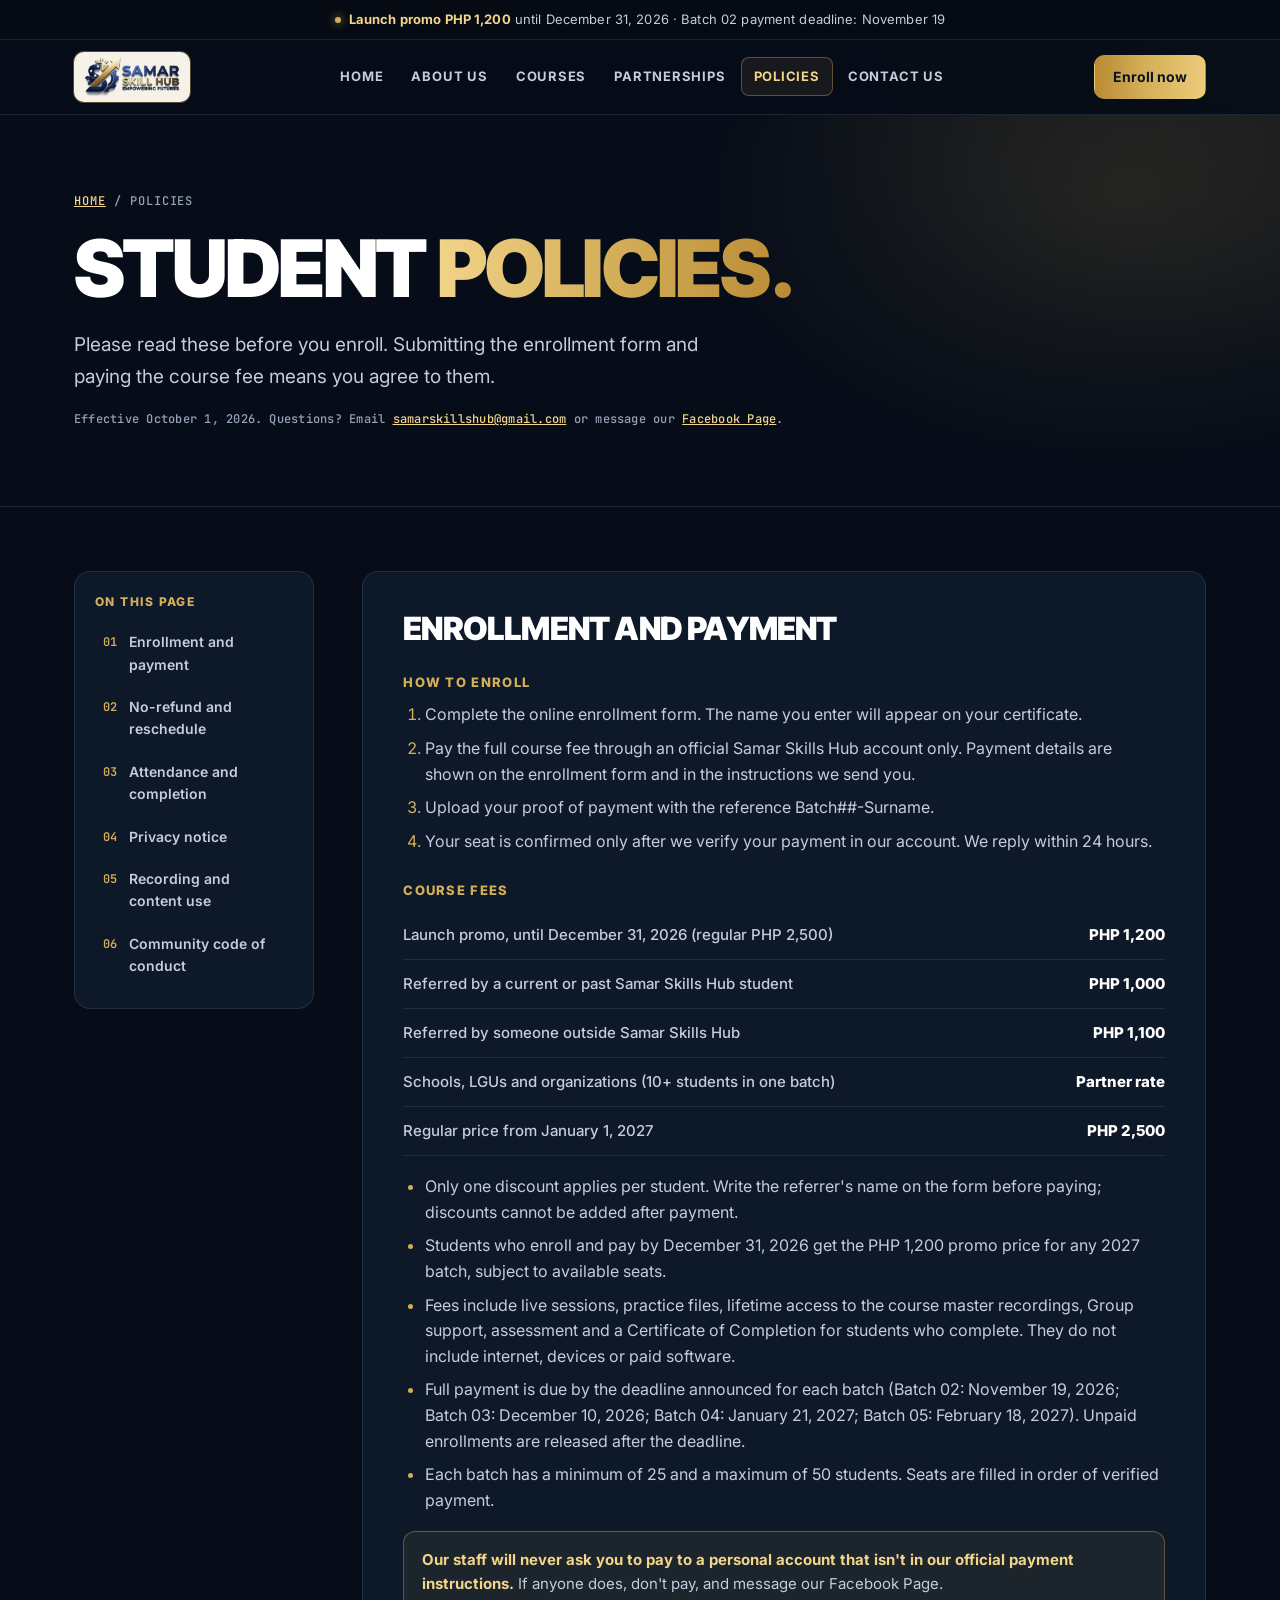
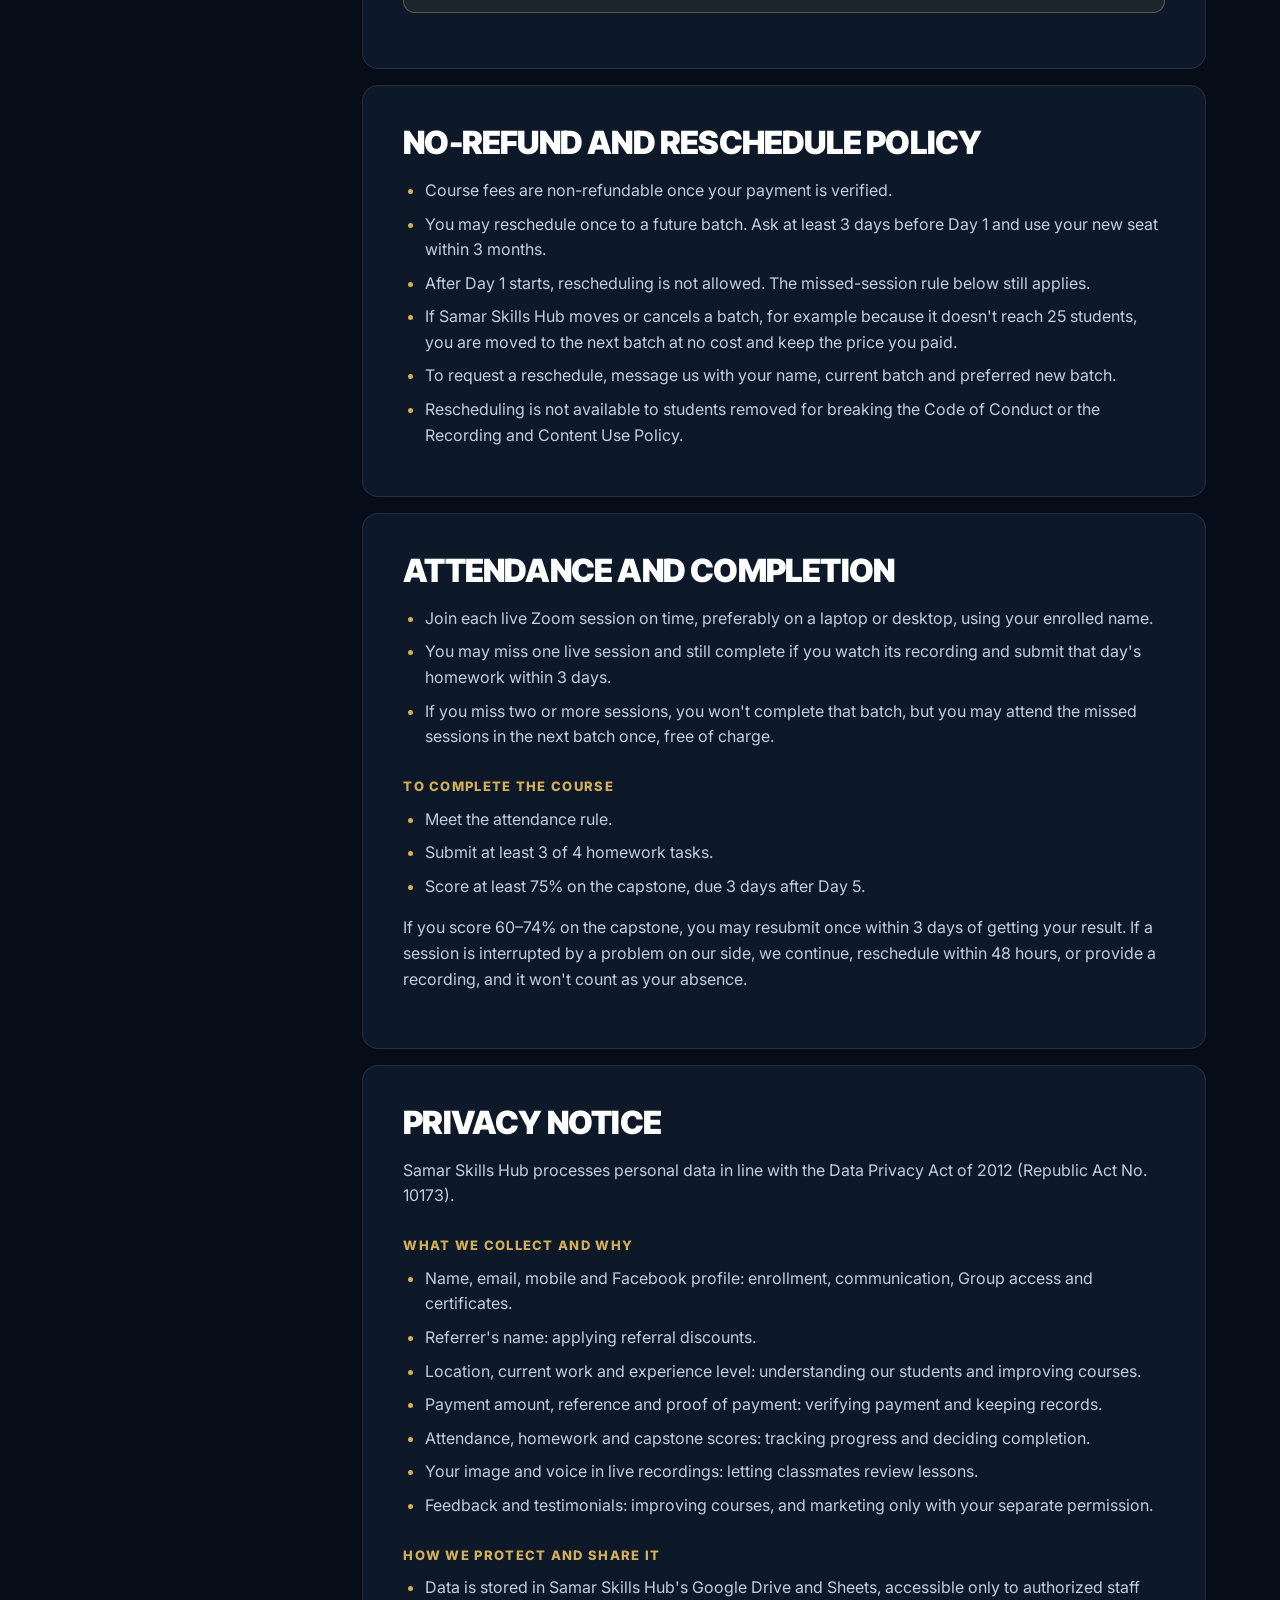
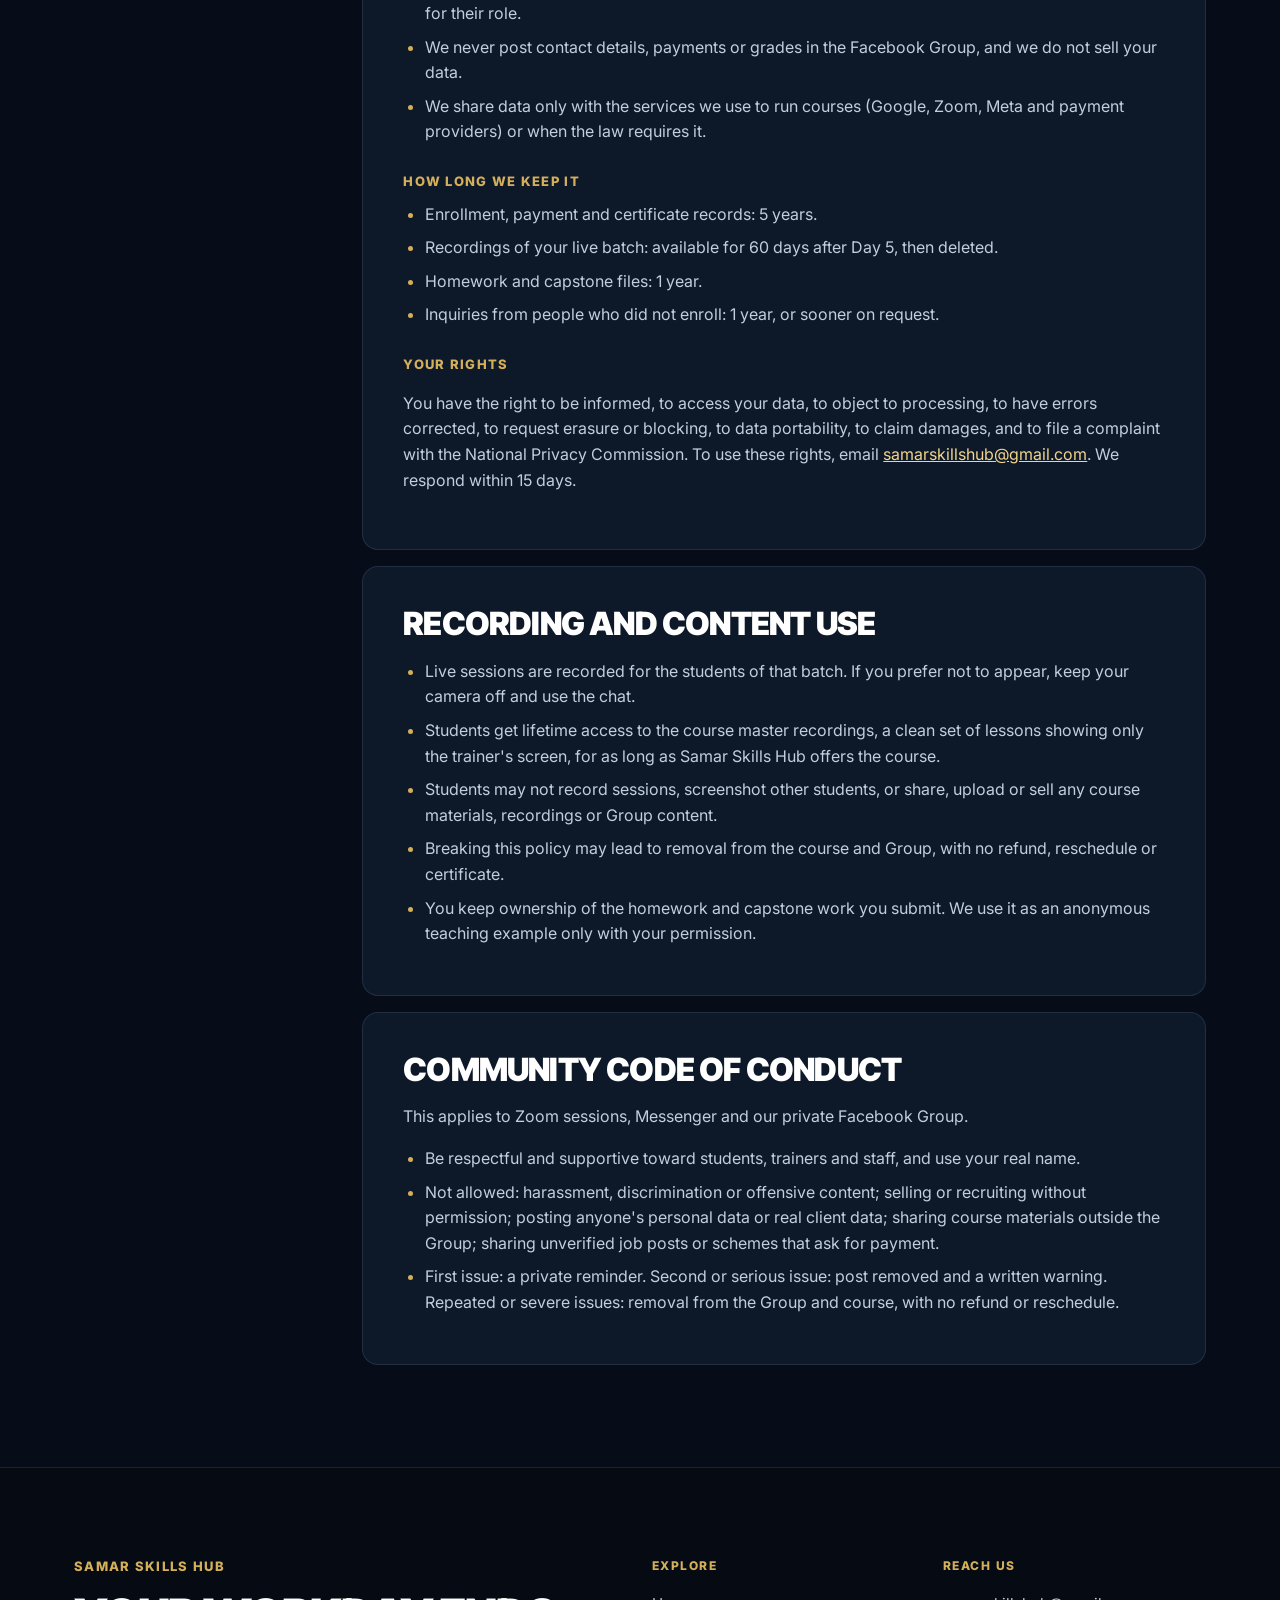
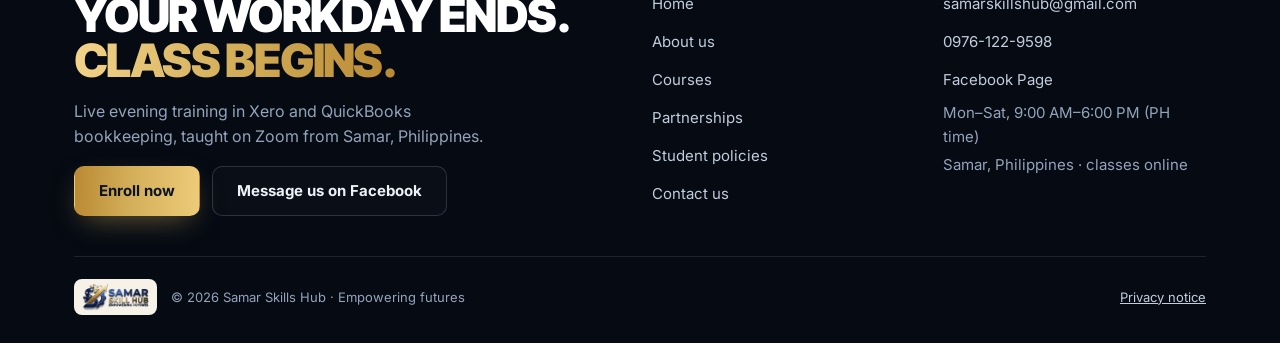
<file: samar-skills-hub-website1/policies.html>
<!doctype html>
<html lang="en">
<head>
<meta charset="utf-8">
<meta name="viewport" content="width=device-width, initial-scale=1">
<title>Student policies — Samar Skills Hub</title>
<meta name="description" content="Enrollment and payment, no-refund and reschedule, attendance, privacy, recording and community policies for Samar Skills Hub students.">
<meta property="og:title" content="Student policies — Samar Skills Hub">
<meta property="og:description" content="Enrollment and payment, no-refund and reschedule, attendance, privacy, recording and community policies for Samar Skills Hub students.">
<meta property="og:type" content="website">
<meta name="theme-color" content="#070D18">
<link rel="icon" type="image/png" href="assets/favicon.png">
<link rel="preconnect" href="https://fonts.googleapis.com">
<link rel="preconnect" href="https://fonts.gstatic.com" crossorigin>
<link href="https://fonts.googleapis.com/css2?family=Inter+Tight:wght@700;800;900&amp;family=Inter:wght@400;500;600;700&amp;family=JetBrains+Mono:wght@500;700&amp;display=swap" rel="stylesheet">
<link rel="stylesheet" href="assets/styles.css">
</head>
<body>
<a class="skip" href="#main">Skip to content</a>

<div class="announce"><span class="announce__dot" aria-hidden="true"></span><strong>Launch promo PHP 1,200</strong> until December 31, 2026 · Batch 02 payment deadline: November 19</div>

<header class="site-header">
  <div class="wrap">
    <a class="brand" href="index.html" aria-label="Samar Skills Hub home">
      <img src="assets/logo.png" alt="Samar Skills Hub — Empowering Futures" width="125" height="52">
    </a>
    <nav class="nav" id="site-nav" aria-label="Main">
      <a href="index.html">Home</a>
      <a href="about.html">About us</a>
      <a href="courses.html">Courses</a>
      <a href="partnerships.html">Partnerships</a>
      <a href="policies.html" aria-current="page">Policies</a>
      <a href="contact.html">Contact us</a>
    </nav>
    <div class="header-cta">
      <a class="btn btn--navy" href="https://43edjd.share-na2.hsforms.com/2Gb5ZX21dTI2KTJYq0NglYA">Enroll now</a>
      <button class="menu-toggle" type="button" aria-controls="site-nav" aria-expanded="false" aria-label="Open menu">
        <svg viewBox="0 0 24 24" fill="none" stroke="currentColor" stroke-width="2" stroke-linecap="round" aria-hidden="true"><path d="M4 7h16M4 12h16M4 17h16"/></svg>
      </button>
    </div>
  </div>
</header>

<main id="main">
<section class="page-hero">
  <div class="wrap">
    <p class="crumbs"><a href="index.html">Home</a> / Policies</p>
    <h1 class="h1">Student <em>policies.</em></h1>
    <p class="lead">Please read these before you enroll. Submitting the enrollment form and paying the course fee means you agree to them.</p>
    <p class="crumbs" style="margin-top: 18px">Effective October 1, 2026. Questions? Email <a href="mailto:samarskillshub@gmail.com">samarskillshub@gmail.com</a> or message our <a href="https://www.facebook.com/profile.php?id=61594594335452">Facebook Page</a>.</p>
  </div>
</section>

<section class="section" style="padding-top: clamp(40px, 5vw, 72px)">
  <div class="wrap">
    <div class="policy-layout">
      <nav class="toc" aria-labelledby="toc-title">
        <h2 id="toc-title">On this page</h2>
        <ol>
          <li><a href="#enrollment">Enrollment and payment</a></li>
          <li><a href="#refund">No-refund and reschedule</a></li>
          <li><a href="#attendance">Attendance and completion</a></li>
          <li><a href="#privacy">Privacy notice</a></li>
          <li><a href="#recording">Recording and content use</a></li>
          <li><a href="#conduct">Community code of conduct</a></li>
        </ol>
      </nav>

      <div class="policies">
        <article class="policy" id="enrollment">
          <h2>Enrollment and payment</h2>
          <h3>How to enroll</h3>
          <ol>
            <li>Complete the online enrollment form. The name you enter will appear on your certificate.</li>
            <li>Pay the full course fee through an official Samar Skills Hub account only. Payment details are shown on the enrollment form and in the instructions we send you.</li>
            <li>Upload your proof of payment with the reference Batch##-Surname.</li>
            <li>Your seat is confirmed only after we verify your payment in our account. We reply within 24 hours.</li>
          </ol>
          <h3>Course fees</h3>
          <table class="fee-table">
            <tbody>
              <tr><th scope="row">Launch promo, until December 31, 2026 (regular PHP 2,500)</th><td>PHP 1,200</td></tr>
              <tr><th scope="row">Referred by a current or past Samar Skills Hub student</th><td>PHP 1,000</td></tr>
              <tr><th scope="row">Referred by someone outside Samar Skills Hub</th><td>PHP 1,100</td></tr>
              <tr><th scope="row">Schools, LGUs and organizations (10+ students in one batch)</th><td>Partner rate</td></tr>
              <tr><th scope="row">Regular price from January 1, 2027</th><td>PHP 2,500</td></tr>
            </tbody>
          </table>
          <ul>
            <li>Only one discount applies per student. Write the referrer's name on the form before paying; discounts cannot be added after payment.</li>
            <li>Students who enroll and pay by December 31, 2026 get the PHP 1,200 promo price for any 2027 batch, subject to available seats.</li>
            <li>Fees include live sessions, practice files, lifetime access to the course master recordings, Group support, assessment and a Certificate of Completion for students who complete. They do not include internet, devices or paid software.</li>
            <li>Full payment is due by the deadline announced for each batch (Batch 02: November 19, 2026; Batch 03: December 10, 2026; Batch 04: January 21, 2027; Batch 05: February 18, 2027). Unpaid enrollments are released after the deadline.</li>
            <li>Each batch has a minimum of 25 and a maximum of 50 students. Seats are filled in order of verified payment.</li>
          </ul>
          <p class="callout"><strong>Our staff will never ask you to pay to a personal account that isn't in our official payment instructions.</strong> If anyone does, don't pay, and message our Facebook Page.</p>
        </article>

        <article class="policy" id="refund">
          <h2>No-refund and reschedule policy</h2>
          <ul>
            <li>Course fees are non-refundable once your payment is verified.</li>
            <li>You may reschedule once to a future batch. Ask at least 3 days before Day 1 and use your new seat within 3 months.</li>
            <li>After Day 1 starts, rescheduling is not allowed. The missed-session rule below still applies.</li>
            <li>If Samar Skills Hub moves or cancels a batch, for example because it doesn't reach 25 students, you are moved to the next batch at no cost and keep the price you paid.</li>
            <li>To request a reschedule, message us with your name, current batch and preferred new batch.</li>
            <li>Rescheduling is not available to students removed for breaking the Code of Conduct or the Recording and Content Use Policy.</li>
          </ul>
        </article>

        <article class="policy" id="attendance">
          <h2>Attendance and completion</h2>
          <ul>
            <li>Join each live Zoom session on time, preferably on a laptop or desktop, using your enrolled name.</li>
            <li>You may miss one live session and still complete if you watch its recording and submit that day's homework within 3 days.</li>
            <li>If you miss two or more sessions, you won't complete that batch, but you may attend the missed sessions in the next batch once, free of charge.</li>
          </ul>
          <h3>To complete the course</h3>
          <ul>
            <li>Meet the attendance rule.</li>
            <li>Submit at least 3 of 4 homework tasks.</li>
            <li>Score at least 75% on the capstone, due 3 days after Day 5.</li>
          </ul>
          <p>If you score 60–74% on the capstone, you may resubmit once within 3 days of getting your result. If a session is interrupted by a problem on our side, we continue, reschedule within 48 hours, or provide a recording, and it won't count as your absence.</p>
        </article>

        <article class="policy" id="privacy">
          <h2>Privacy notice</h2>
          <p>Samar Skills Hub processes personal data in line with the Data Privacy Act of 2012 (Republic Act No. 10173).</p>
          <h3>What we collect and why</h3>
          <ul>
            <li>Name, email, mobile and Facebook profile: enrollment, communication, Group access and certificates.</li>
            <li>Referrer's name: applying referral discounts.</li>
            <li>Location, current work and experience level: understanding our students and improving courses.</li>
            <li>Payment amount, reference and proof of payment: verifying payment and keeping records.</li>
            <li>Attendance, homework and capstone scores: tracking progress and deciding completion.</li>
            <li>Your image and voice in live recordings: letting classmates review lessons.</li>
            <li>Feedback and testimonials: improving courses, and marketing only with your separate permission.</li>
          </ul>
          <h3>How we protect and share it</h3>
          <ul>
            <li>Data is stored in Samar Skills Hub's Google Drive and Sheets, accessible only to authorized staff for their role.</li>
            <li>We never post contact details, payments or grades in the Facebook Group, and we do not sell your data.</li>
            <li>We share data only with the services we use to run courses (Google, Zoom, Meta and payment providers) or when the law requires it.</li>
          </ul>
          <h3>How long we keep it</h3>
          <ul>
            <li>Enrollment, payment and certificate records: 5 years.</li>
            <li>Recordings of your live batch: available for 60 days after Day 5, then deleted.</li>
            <li>Homework and capstone files: 1 year.</li>
            <li>Inquiries from people who did not enroll: 1 year, or sooner on request.</li>
          </ul>
          <h3>Your rights</h3>
          <p>You have the right to be informed, to access your data, to object to processing, to have errors corrected, to request erasure or blocking, to data portability, to claim damages, and to file a complaint with the National Privacy Commission. To use these rights, email <a href="mailto:samarskillshub@gmail.com">samarskillshub@gmail.com</a>. We respond within 15 days.</p>
        </article>

        <article class="policy" id="recording">
          <h2>Recording and content use</h2>
          <ul>
            <li>Live sessions are recorded for the students of that batch. If you prefer not to appear, keep your camera off and use the chat.</li>
            <li>Students get lifetime access to the course master recordings, a clean set of lessons showing only the trainer's screen, for as long as Samar Skills Hub offers the course.</li>
            <li>Students may not record sessions, screenshot other students, or share, upload or sell any course materials, recordings or Group content.</li>
            <li>Breaking this policy may lead to removal from the course and Group, with no refund, reschedule or certificate.</li>
            <li>You keep ownership of the homework and capstone work you submit. We use it as an anonymous teaching example only with your permission.</li>
          </ul>
        </article>

        <article class="policy" id="conduct">
          <h2>Community code of conduct</h2>
          <p>This applies to Zoom sessions, Messenger and our private Facebook Group.</p>
          <ul>
            <li>Be respectful and supportive toward students, trainers and staff, and use your real name.</li>
            <li>Not allowed: harassment, discrimination or offensive content; selling or recruiting without permission; posting anyone's personal data or real client data; sharing course materials outside the Group; sharing unverified job posts or schemes that ask for payment.</li>
            <li>First issue: a private reminder. Second or serious issue: post removed and a written warning. Repeated or severe issues: removal from the Group and course, with no refund or reschedule.</li>
          </ul>
        </article>
      </div>
    </div>
  </div>
</section>
</main>

<footer class="site-footer">
  <div class="wrap">
    <div class="footer-top">
      <div>
        <p class="eyebrow">Samar Skills Hub</p>
        <p class="h2">Your workday ends. <em>Class begins.</em></p>
        <p>Live evening training in Xero and QuickBooks bookkeeping, taught on Zoom from Samar, Philippines.</p>
        <div class="btn-row">
          <a class="btn btn--gold" href="https://43edjd.share-na2.hsforms.com/2Gb5ZX21dTI2KTJYq0NglYA">Enroll now</a>
          <a class="btn btn--ghost-light" href="https://www.facebook.com/profile.php?id=61594594335452">Message us on Facebook</a>
        </div>
      </div>
      <div class="footer-cols">
        <div>
          <h3>Explore</h3>
          <ul>
            <li><a href="index.html">Home</a></li>
            <li><a href="about.html">About us</a></li>
            <li><a href="courses.html">Courses</a></li>
            <li><a href="partnerships.html">Partnerships</a></li>
            <li><a href="policies.html">Student policies</a></li>
            <li><a href="contact.html">Contact us</a></li>
          </ul>
        </div>
        <div>
          <h3>Reach us</h3>
          <ul>
            <li><a href="mailto:samarskillshub@gmail.com">samarskillshub@gmail.com</a></li>
            <li><a href="tel:+639761229598">0976-122-9598</a></li>
            <li><a href="https://www.facebook.com/profile.php?id=61594594335452">Facebook Page</a></li>
            <li>Mon–Sat, 9:00 AM–6:00 PM (PH time)</li>
            <li>Samar, Philippines · classes online</li>
          </ul>
        </div>
      </div>
    </div>
    <div class="footer-bottom">
      <div>
        <span class="logo-chip"><img src="assets/logo.png" alt="Samar Skills Hub" width="77" height="32"></span>
        <span>© 2026 Samar Skills Hub · Empowering futures</span>
      </div>
      <a href="policies.html#privacy" class="footer-link">Privacy notice</a>
    </div>
  </div>
</footer>

<script src="assets/site.js"></script>
</body>
</html>
</file>
<file: samar-skills-hub-website1/assets/styles.css>
/* ==========================================================
   Samar Skills Hub — "Night Shift" theme
   Dark navy + Samar gold. Bold uppercase display type.
   Inter Tight (display) · Inter (body) · JetBrains Mono (labels)
   ========================================================== */

:root {
  --bg: #070D18;
  --bg-2: #0A1322;
  --card: #0D1829;
  --card-2: #112036;
  --navy: #0F2340;
  --navy-hi: #1B3A6B;
  --line: rgba(160, 182, 220, .14);
  --line-2: rgba(160, 182, 220, .22);
  --gold: #D4AF5A;
  --gold-hi: #F2D48A;
  --gold-deep: #B07F2A;
  --gold-line: rgba(212, 175, 90, .38);
  --gold-wash: rgba(212, 175, 90, .08);
  --text: #EEF2F8;
  --text-2: #C3CDDD;
  --muted: #95A3BA;
  --grad: linear-gradient(92deg, #F2D48A 0%, #D4AF5A 48%, #B98A33 100%);
  --grad-btn: linear-gradient(92deg, #B98A33 0%, #D4AF5A 45%, #EDCB78 100%);
  --display: 'Inter Tight', 'Inter', system-ui, sans-serif;
  --sans: 'Inter', system-ui, -apple-system, 'Segoe UI', sans-serif;
  --mono: 'JetBrains Mono', ui-monospace, 'SFMono-Regular', Menlo, monospace;
  --wrap: 1180px;
  --radius: 16px;
}

*, *::before, *::after { box-sizing: border-box; }
html { scroll-behavior: smooth; scroll-padding-top: 96px; }
body {
  margin: 0;
  background:
    radial-gradient(900px 600px at 100% 0%, rgba(212,175,90,.07), transparent 60%),
    radial-gradient(800px 700px at 0% 100%, rgba(27,58,107,.35), transparent 60%),
    var(--bg);
  background-repeat: no-repeat;
  color: var(--text-2);
  font-family: var(--sans);
  font-size: 16px;
  line-height: 1.6;
  -webkit-font-smoothing: antialiased;
}
img { max-width: 100%; display: block; }
a { color: var(--gold-hi); }
a:hover { color: #fff; }
:focus-visible { outline: 2px solid var(--gold); outline-offset: 3px; border-radius: 6px; }
::selection { background: rgba(212,175,90,.35); color: #fff; }

.skip { position: absolute; left: -9999px; top: 8px; background: var(--gold); color: var(--bg); padding: 10px 16px; z-index: 100; border-radius: 8px; }
.skip:focus { left: 12px; }
.sr-only { position: absolute; width: 1px; height: 1px; padding: 0; margin: -1px; overflow: hidden; clip: rect(0,0,0,0); white-space: nowrap; border: 0; }

.wrap { max-width: var(--wrap); margin: 0 auto; padding: 0 24px; }
.section { padding: clamp(64px, 8vw, 112px) 0; position: relative; }
.section--band, .section--paper { background: rgba(10,19,34,.75); border-top: 1px solid var(--line); border-bottom: 1px solid var(--line); }
.section--navy {
  background:
    radial-gradient(700px 400px at 85% 10%, rgba(212,175,90,.10), transparent 65%),
    linear-gradient(180deg, #0B1A30, #081221);
  border-top: 1px solid var(--line); border-bottom: 1px solid var(--line);
}
.section--tight-top { padding-top: 0; }

/* ---------- Type ---------- */
.h1, .h2, .h3-serif {
  font-family: var(--display); font-weight: 900; text-transform: uppercase;
  letter-spacing: -0.035em; color: #fff; margin: 0;
}
.h1 { font-size: clamp(46px, 7vw, 96px); line-height: .94; }
.h2 { font-size: clamp(32px, 4.4vw, 58px); line-height: .98; }
.h3-serif { font-size: 22px; line-height: 1.1; letter-spacing: -0.01em; font-weight: 800; }
.h1 em, .h2 em, .h3-serif em, .pass__title em {
  font-style: normal;
  background: var(--grad); -webkit-background-clip: text; background-clip: text; color: transparent;
}
.lead { font-size: clamp(17px, 1.5vw, 19px); color: var(--text-2); margin: 0; line-height: 1.65; }
.muted { color: var(--muted); }
.small { font-size: 14px; }

.eyebrow, .kicker {
  font-family: var(--sans); font-size: 13px; font-weight: 800; letter-spacing: .1em; text-transform: uppercase;
  color: var(--gold); margin: 0;
}
.kicker { display: inline-flex; align-items: center; gap: 10px; }
.kicker > span { width: 7px; height: 7px; border-radius: 50%; background: var(--gold); box-shadow: 0 0 12px var(--gold); }

.section-head { display: flex; flex-wrap: wrap; justify-content: space-between; align-items: flex-end; gap: 20px 48px; margin-bottom: 44px; }
.section-head > div { flex: 1 1 460px; min-width: 0; }
.section-head > p { flex: 1 1 320px; max-width: 440px; margin: 0; color: var(--muted); }
.section-head .h2 { margin-top: 16px; }
.center { text-align: center; max-width: 760px; margin: 0 auto 48px; }
.center .h2 { margin: 16px 0; }

/* ---------- Buttons ---------- */
.btn {
  display: inline-flex; align-items: center; justify-content: center; gap: 10px;
  min-height: 50px; padding: 0 24px; border-radius: 10px;
  font-family: var(--sans); font-weight: 700; font-size: 15px; text-decoration: none; white-space: nowrap;
  border: 1px solid transparent; cursor: pointer;
  transition: transform .15s ease, box-shadow .2s ease, background-color .15s ease, color .15s ease, border-color .15s ease;
}
.btn:hover { transform: translateY(-1px); }
.btn svg { width: 18px; height: 18px; flex: 0 0 18px; }
.btn--gold, .btn--gradient { background: var(--grad-btn); color: #0A1322; box-shadow: 0 10px 30px -10px rgba(212,175,90,.55); }
.btn--gold:hover, .btn--gradient:hover { color: #0A1322; box-shadow: 0 14px 40px -10px rgba(212,175,90,.75); }
.btn--navy { background: var(--grad-btn); color: #0A1322; }
.btn--navy:hover { color: #0A1322; box-shadow: 0 14px 40px -12px rgba(212,175,90,.7); }
.btn--ghost, .btn--ghost-light { border-color: var(--line-2); color: var(--text); background: rgba(255,255,255,.02); }
.btn--ghost:hover, .btn--ghost-light:hover { border-color: var(--gold-line); color: #fff; background: var(--gold-wash); }
.btn--block { display: flex; width: 100%; }
.btn--xl { min-height: 58px; font-size: 16px; font-weight: 800; white-space: normal; text-align: center; padding: 10px 20px; }
.btn-row { display: flex; flex-wrap: wrap; gap: 12px; }
.text-link { font-weight: 700; color: var(--gold-hi); text-underline-offset: 4px; }

/* ---------- Announcement + header ---------- */
.announce { background: #050A13; border-bottom: 1px solid var(--line); color: var(--text-2); font-size: 13px; padding: 9px 20px; text-align: center; letter-spacing: .01em; }
.announce strong { color: var(--gold-hi); }
.announce__dot { display: inline-block; width: 6px; height: 6px; border-radius: 50%; background: var(--gold); margin-right: 8px; vertical-align: middle; box-shadow: 0 0 10px var(--gold); }

.site-header { position: sticky; top: 0; z-index: 50; background: rgba(7,13,24,.82); backdrop-filter: blur(12px); -webkit-backdrop-filter: blur(12px); border-bottom: 1px solid var(--line); }
.site-header .wrap { display: flex; align-items: center; justify-content: space-between; gap: 16px; min-height: 74px; }
.brand { display: inline-flex; align-items: center; background: #F7F2E8; border-radius: 10px; padding: 5px 10px; box-shadow: 0 0 0 1px var(--gold-line); }
.brand img { height: 40px; width: auto; }
.nav { display: flex; align-items: center; gap: 2px; }
.nav a {
  padding: 9px 13px; border-radius: 8px; text-decoration: none;
  font-weight: 700; font-size: 13px; letter-spacing: .06em; text-transform: uppercase; color: var(--text-2); white-space: nowrap;
}
.nav a:hover { color: #fff; background: rgba(255,255,255,.05); }
.nav a[aria-current="page"] { color: var(--gold-hi); background: var(--gold-wash); box-shadow: inset 0 0 0 1px var(--gold-line); }
.header-cta { display: flex; align-items: center; gap: 8px; }
.header-cta .btn { min-height: 44px; padding: 0 18px; font-size: 14px; }
.menu-toggle {
  display: none; width: 44px; height: 44px; border-radius: 10px; border: 1px solid var(--line-2);
  background: transparent; color: var(--text); align-items: center; justify-content: center; cursor: pointer;
}
.menu-toggle svg { width: 22px; height: 22px; }

@media (max-width: 1000px) {
  .menu-toggle { display: inline-flex; }
  .nav {
    display: none; position: absolute; left: 0; right: 0; top: 100%;
    flex-direction: column; align-items: stretch; gap: 0;
    background: rgba(7,13,24,.98); border-bottom: 1px solid var(--line); padding: 8px 16px 16px;
  }
  .nav.is-open { display: flex; }
  .nav a { padding: 14px 16px; font-size: 14px; }
  .brand img { height: 34px; }
}
@media (max-width: 420px) {
  .header-cta .btn { padding: 0 14px; font-size: 13px; }
  .brand { padding: 4px 8px; }
  .brand img { height: 30px; }
}

/* ---------- Alert badge ---------- */
.alert {
  display: inline-flex; align-self: flex-start; align-items: center; gap: 10px; margin: 0;
  padding: 10px 16px; border-radius: 8px;
  border: 1px solid var(--gold-line); background: var(--gold-wash);
  box-shadow: 0 0 30px -12px rgba(212,175,90,.6) inset;
  font-size: 12.5px; font-weight: 800; letter-spacing: .06em; text-transform: uppercase; color: var(--gold-hi);
}
.alert svg { width: 15px; height: 15px; flex: 0 0 15px; }
.alert__dot { width: 7px; height: 7px; border-radius: 50%; background: var(--gold); box-shadow: 0 0 10px var(--gold); flex: 0 0 7px; }

/* ---------- Home hero ---------- */
.hero { position: relative; overflow: hidden; }
.hero::before {
  content: ""; position: absolute; inset: 0; pointer-events: none;
  background:
    radial-gradient(520px 420px at 80% 40%, rgba(212,175,90,.10), transparent 70%);
}
.hero__grid { position: relative; display: flex; flex-wrap: wrap; gap: 48px 64px; align-items: center; padding-top: clamp(40px, 6vw, 80px); padding-bottom: clamp(56px, 7vw, 96px); }
.hero__copy { flex: 1 1 560px; min-width: 0; max-width: 640px; display: flex; flex-direction: column; gap: 22px; }
.hero__copy .kicker { margin-top: 6px; }

.marker-list { list-style: none; margin: 4px 0 0; padding: 22px; display: flex; flex-direction: column; gap: 16px; background: rgba(13,24,41,.7); border: 1px solid var(--line); border-radius: var(--radius); }
.marker-list li { display: flex; gap: 14px; font-size: 15px; line-height: 1.55; color: var(--text-2); }
.marker-list b { color: #fff; }
.mark {
  flex: 0 0 22px; width: 22px; height: 22px; margin-top: 1px; border-radius: 6px;
  display: inline-flex; align-items: center; justify-content: center;
  background: rgba(212,175,90,.14); border: 1px solid var(--gold-line); color: var(--gold-hi);
  font-weight: 900; font-size: 12px;
}

.enroll-panel { border: 1px solid var(--gold-line); border-radius: var(--radius); padding: 22px; background: linear-gradient(180deg, rgba(212,175,90,.05), rgba(13,24,41,.75)); display: flex; flex-direction: column; gap: 18px; }
.enroll-panel__head { display: flex; flex-wrap: wrap; justify-content: space-between; align-items: center; gap: 8px 16px; }
.enroll-panel__title { display: inline-flex; align-items: center; gap: 10px; font-size: 13px; font-weight: 800; letter-spacing: .06em; text-transform: uppercase; color: #fff; }
.enroll-panel__title svg { width: 16px; height: 16px; color: var(--gold); }
.live { display: inline-flex; align-items: center; gap: 8px; font-size: 13px; font-weight: 700; color: #6FD39B; }
.live i { width: 7px; height: 7px; border-radius: 50%; background: #3CC77A; box-shadow: 0 0 10px #3CC77A; }
.enroll-panel__price { display: flex; flex-wrap: wrap; align-items: flex-end; gap: 8px 20px; padding-bottom: 16px; border-bottom: 1px solid var(--line); }
.enroll-panel__price .label { display: block; font-size: 11px; font-weight: 800; letter-spacing: .12em; text-transform: uppercase; color: var(--muted); }
.price__now { display: block; font-family: var(--display); font-weight: 900; font-size: clamp(40px, 4.4vw, 54px); line-height: 1; letter-spacing: -0.03em; color: #fff; margin-top: 4px; }
.price__meta { display: flex; flex-direction: column; gap: 2px; padding-bottom: 4px; }
.price__was { font-size: 14px; color: var(--muted); text-decoration: line-through; }
.price__note { font-size: 13px; font-weight: 700; color: var(--gold-hi); }
.enroll-panel__facts { margin: 0; display: grid; grid-template-columns: repeat(3, minmax(0, 1fr)); gap: 10px; }
.enroll-panel__facts div { background: rgba(255,255,255,.03); border: 1px solid var(--line); border-radius: 10px; padding: 10px 12px; }
.enroll-panel__facts dt { font-size: 11px; font-weight: 800; letter-spacing: .1em; text-transform: uppercase; color: var(--muted); }
.enroll-panel__facts dd { margin: 2px 0 0; font-size: 14px; font-weight: 700; color: #fff; }
.enroll-panel__foot { display: flex; flex-wrap: wrap; justify-content: space-between; gap: 8px 16px; font-size: 13px; color: var(--muted); }
.enroll-panel__foot span { display: inline-flex; align-items: center; gap: 8px; }
.enroll-panel__foot svg { width: 15px; height: 15px; color: #6FD39B; }
.enroll-panel__foot .gold, .enroll-panel__foot .gold svg { color: var(--gold-hi); }
.proof { margin: 0; font-size: 14px; color: var(--muted); }
.proof b { color: #fff; }

@media (max-width: 520px) {
  .enroll-panel__facts { grid-template-columns: 1fr 1fr; }
  .marker-list, .enroll-panel { padding: 18px; }
}

/* Enrollment pass (hero visual) */
.hero__visual { flex: 1 1 360px; min-width: 0; align-self: flex-start; position: sticky; top: 120px; display: flex; flex-direction: column; align-items: center; gap: 22px; perspective: 1400px; padding: clamp(40px, 9vw, 150px) 0 0; }
.pass {
  all: unset; box-sizing: border-box; cursor: pointer; position: relative; display: block;
  width: min(100%, 340px);
  transform: rotateY(-16deg) rotateX(6deg) rotateZ(-3deg);
  transform-style: preserve-3d;
  transition: transform .6s cubic-bezier(.2,.8,.2,1);
}
.pass[aria-pressed="true"] { transform: rotateY(10deg) rotateX(-4deg) rotateZ(2deg); }
.pass:focus-visible { outline: 2px solid var(--gold); outline-offset: 8px; }
.pass__inner {
  display: flex; flex-direction: column; gap: 16px; padding: 22px 22px 18px 30px; border-radius: 10px;
  background: linear-gradient(160deg, #13223A 0%, #0B1526 60%, #08111F 100%);
  border: 1px solid var(--gold-line);
  box-shadow: 0 0 0 1px rgba(212,175,90,.12), 0 0 60px -6px rgba(212,175,90,.45), 0 40px 80px -30px rgba(0,0,0,.9);
  position: relative; overflow: hidden;
}
.pass__inner::before { content: ""; position: absolute; left: 12px; top: 0; bottom: 0; width: 1px; background: var(--line-2); }
.pass__inner > * { position: relative; }
.mono { font-family: var(--mono); font-size: 10px; font-weight: 700; letter-spacing: .1em; text-transform: uppercase; line-height: 1.6; color: var(--text-2); }
.mono small { font-size: 9px; color: var(--muted); font-weight: 500; }
.gold { color: var(--gold-hi); }
.pass__top { display: flex; justify-content: space-between; gap: 12px; }
.pass__top .gold { text-align: right; }
.pass__chip { display: inline-block; margin-top: 6px; padding: 2px 6px; border: 1px solid var(--gold-line); border-radius: 3px; font-size: 9px; }
.pass__tag {
  align-self: flex-start; transform: rotate(-6deg); margin: 8px 0 0 -2px;
  font-family: var(--mono); font-size: 11px; font-weight: 700; letter-spacing: .16em; text-transform: uppercase;
  color: var(--gold-hi); border: 1px dashed var(--gold-line); padding: 5px 10px; border-radius: 3px; background: rgba(212,175,90,.06);
}
.pass__title { font-family: var(--display); font-weight: 900; text-transform: uppercase; font-size: 30px; line-height: .95; letter-spacing: -0.035em; color: #fff; }
.pass__desc { font-size: 11.5px; line-height: 1.5; color: var(--text-2); }
.pass__logo { align-self: flex-start; background: #F7F2E8; border-radius: 6px; padding: 4px 8px; }
.pass__logo img { height: 30px; width: auto; }
.pass__foot { display: flex; justify-content: space-between; gap: 10px; padding-top: 12px; border-top: 1px solid var(--line-2); font-family: var(--mono); font-size: 10px; font-weight: 700; letter-spacing: .08em; text-transform: uppercase; color: var(--text-2); }
.pass__barcode { height: 30px; background: repeating-linear-gradient(90deg, #E9EEF6 0 2px, transparent 2px 4px, #E9EEF6 4px 5px, transparent 5px 8px, #E9EEF6 8px 11px, transparent 11px 13px); opacity: .9; }
.pass__stamp {
  position: absolute; right: -26px; top: -26px; z-index: 2; transform: rotate(9deg);
  font-family: var(--mono); font-size: 12px; font-weight: 700; letter-spacing: .22em; text-transform: uppercase;
  color: var(--gold-hi); padding: 8px 16px; border-radius: 999px;
  background: rgba(7,13,24,.92); border: 1.5px solid var(--gold);
  box-shadow: 0 0 24px -4px rgba(212,175,90,.7);
}
.pass__hint { margin: 0; display: inline-flex; align-items: center; gap: 8px; font-size: 13px; color: var(--muted); }
.pass__hint svg { width: 15px; height: 15px; }
@media (max-width: 1000px) {
  .hero__visual { position: static; padding-top: 24px; }
  .pass__stamp { right: -6px; }
}
@media (prefers-reduced-motion: reduce) { .pass { transition: none; } }

/* ---------- Inner page hero ---------- */
.page-hero { position: relative; overflow: hidden; border-bottom: 1px solid var(--line); }
.page-hero::before {
  content: ""; position: absolute; inset: 0; pointer-events: none;
  background:
    radial-gradient(600px 380px at 88% 20%, rgba(212,175,90,.12), transparent 70%);
}
.page-hero .wrap { position: relative; padding-top: clamp(48px, 6vw, 88px); padding-bottom: clamp(48px, 6vw, 88px); }
.page-hero .h1 { font-size: clamp(42px, 6.2vw, 84px); max-width: 980px; margin-top: 20px; }
.page-hero p.lead { max-width: 680px; margin-top: 24px; }
.crumbs { font-family: var(--mono); font-size: 12px; font-weight: 500; letter-spacing: .08em; text-transform: uppercase; color: var(--muted); margin: 0; }
.crumbs a { color: var(--gold-hi); }
.page-hero .crumbs + .h1 { margin-top: 20px; }
.page-hero p.crumbs[style] { text-transform: none; letter-spacing: .02em; }

/* ---------- Grids + cards ---------- */
.grid { display: grid; gap: 16px; grid-template-columns: repeat(auto-fit, minmax(240px, 1fr)); }
.grid--wide { grid-template-columns: repeat(auto-fit, minmax(300px, 1fr)); gap: 20px; }
.card, .quote-card { background: var(--card); border: 1px solid var(--line); border-radius: var(--radius); padding: 26px; }
.card--cream, .card--sand { background: var(--card-2); }
.card--navy, .quote-card--featured { background: linear-gradient(180deg, rgba(212,175,90,.10), var(--card)); border-color: var(--gold-line); }
.card h3 { margin: 0 0 10px; font-family: var(--display); font-size: 19px; font-weight: 800; letter-spacing: -0.01em; color: #fff; line-height: 1.25; }
.card p { margin: 0; font-size: 15px; color: var(--muted); }
.card .icon { width: 30px; height: 30px; margin-bottom: 16px; stroke: var(--gold); }
.card-stack { display: flex; flex-direction: column; gap: 12px; }
.card .btn { margin-top: 18px; }

.quote-card .eyebrow { font-size: 12px; }
.quote-card p:not(.eyebrow) { margin: 14px 0 0; font-family: var(--display); font-weight: 700; font-size: 21px; line-height: 1.3; letter-spacing: -0.01em; color: #fff; }

.facts { display: grid; grid-template-columns: repeat(auto-fit, minmax(210px, 1fr)); gap: 1px; background: var(--line); border: 1px solid var(--line); border-radius: var(--radius); overflow: hidden; margin-top: 32px; }
.facts > div { background: var(--card); padding: 22px 24px; }
.facts b { display: block; font-family: var(--display); font-weight: 900; text-transform: uppercase; letter-spacing: -0.02em; font-size: 28px; line-height: 1.05; background: var(--grad); -webkit-background-clip: text; background-clip: text; color: transparent; }
.facts span { display: block; font-size: 14px; color: var(--muted); margin-top: 6px; }

.timeline { list-style: none; margin: 0; padding: 0; display: grid; grid-template-columns: repeat(auto-fit, minmax(200px, 1fr)); gap: 12px; counter-reset: tl; }
.timeline li { position: relative; background: var(--card); border: 1px solid var(--line); border-radius: 14px; padding: 20px 20px 22px; display: flex; flex-direction: column; gap: 6px; overflow: hidden; }
.timeline li::before { content: ""; position: absolute; left: 0; right: 0; top: 0; height: 3px; background: var(--grad); opacity: .85; }
.timeline li::after { counter-increment: tl; content: "0" counter(tl); position: absolute; right: 14px; top: 10px; font-family: var(--display); font-weight: 900; font-size: 44px; line-height: 1; color: rgba(255,255,255,.05); }
.timeline__day { font-size: 12px; font-weight: 800; letter-spacing: .1em; text-transform: uppercase; color: var(--gold); }
.timeline__time { font-family: var(--mono); font-size: 12px; color: var(--muted); }
.timeline b { margin-top: 8px; font-family: var(--display); font-weight: 800; font-size: 18px; line-height: 1.25; color: #fff; }

.panel-grid { display: grid; grid-template-columns: repeat(auto-fit, minmax(240px, 1fr)); gap: 1px; background: var(--line); border: 1px solid var(--line); border-radius: var(--radius); overflow: hidden; }
.panel-grid > div { background: var(--card); padding: 28px 26px; }
.panel-grid h3 { margin: 0 0 10px; font-family: var(--display); font-size: 19px; font-weight: 800; color: #fff; }
.panel-grid p { margin: 0; font-size: 15px; color: var(--muted); }

.numbered { display: grid; grid-template-columns: repeat(auto-fit, minmax(230px, 1fr)); gap: 16px; }
.numbered > div { background: var(--card); border: 1px solid var(--line); border-radius: var(--radius); padding: 24px; }
.numbered small { font-family: var(--mono); font-size: 12px; font-weight: 700; color: var(--gold); }
.numbered h3 { margin: 10px 0 8px; font-family: var(--display); font-size: 19px; font-weight: 800; color: #fff; }
.numbered p { margin: 0; font-size: 15px; color: var(--muted); }

.split { display: flex; flex-wrap: wrap; gap: 48px 64px; }
.split > * { flex: 1 1 420px; min-width: 0; }
.split--narrow-left > :first-child { flex: 1 1 300px; }
.split--narrow-left > :last-child { flex: 999 1 520px; }
.stack { display: flex; flex-direction: column; gap: 20px; }

/* Steps */
.steps { list-style: none; margin: 0; padding: 0; display: grid; grid-template-columns: repeat(auto-fit, minmax(230px, 1fr)); gap: 16px; counter-reset: step; }
.steps li { background: var(--card); border: 1px solid var(--line); border-radius: var(--radius); padding: 26px; }
.steps li::before {
  counter-increment: step; content: "0" counter(step);
  display: inline-flex; align-items: center; justify-content: center; min-width: 44px; height: 32px; padding: 0 10px; border-radius: 8px;
  font-family: var(--mono); font-weight: 700; font-size: 13px; color: var(--gold-hi);
  border: 1px solid var(--gold-line); background: var(--gold-wash);
}
.steps li:last-child { border-color: var(--gold-line); }
.steps li:last-child::before { background: var(--grad-btn); color: #0A1322; border-color: transparent; }
.steps h3 { margin: 18px 0 8px; font-family: var(--display); font-size: 19px; font-weight: 800; color: #fff; }
.steps p { margin: 0; font-size: 15px; color: var(--muted); }

.notice { margin-top: 24px; display: flex; flex-wrap: wrap; gap: 16px 24px; align-items: center; justify-content: space-between; background: var(--gold-wash); border: 1px solid var(--gold-line); border-radius: var(--radius); padding: 20px 24px; }
.notice p { margin: 0; flex: 1 1 380px; min-width: 0; font-size: 15px; color: var(--text-2); }
.notice strong { color: var(--gold-hi); }

/* Curriculum */
.curriculum { list-style: none; margin: 0; padding: 0; border-top: 1px solid var(--line); }
.curriculum li { display: flex; gap: 22px; padding: 22px 0; border-bottom: 1px solid var(--line); }
.curriculum .d { flex: 0 0 80px; white-space: nowrap; font-family: var(--mono); font-weight: 700; font-size: 13px; letter-spacing: .1em; text-transform: uppercase; line-height: 1.9; color: var(--gold); }
.curriculum b { display: block; font-family: var(--display); font-weight: 800; font-size: 19px; color: #fff; }
.curriculum span:not(.d):not(.sr-only) { display: block; font-size: 15px; color: var(--muted); margin-top: 4px; }

.included { align-self: flex-start; background: linear-gradient(180deg, rgba(212,175,90,.08), var(--card)); border: 1px solid var(--gold-line); border-radius: var(--radius); padding: 30px 28px; box-shadow: 0 0 60px -30px rgba(212,175,90,.6); }
.included h3 { margin: 0 0 18px; font-family: var(--display); font-weight: 900; text-transform: uppercase; letter-spacing: -0.02em; font-size: 24px; color: #fff; }
.checks { list-style: none; margin: 0; padding: 0; display: flex; flex-direction: column; gap: 14px; font-size: 15px; color: var(--text-2); }
.checks li { display: flex; gap: 12px; }
.checks svg { flex: 0 0 20px; width: 20px; height: 20px; margin-top: 2px; stroke: var(--gold); }
.included .btn { margin-top: 26px; }

/* Pricing */
.prices { display: grid; grid-template-columns: repeat(auto-fit, minmax(240px, 1fr)); gap: 16px; }
.price-card { border-radius: var(--radius); padding: 28px 26px; display: flex; flex-direction: column; gap: 10px; background: var(--card); border: 1px solid var(--line); }
.price-card .label { font-size: 12px; font-weight: 800; letter-spacing: .1em; text-transform: uppercase; color: var(--gold); }
.price-card .amount { font-family: var(--display); font-weight: 900; letter-spacing: -0.03em; font-size: 44px; line-height: 1; color: #fff; margin-top: 8px; }
.price-card p { margin: 0; font-size: 15px; color: var(--muted); }
.price-card--featured { border-color: var(--gold); background: linear-gradient(180deg, rgba(212,175,90,.14), var(--card) 70%); box-shadow: 0 0 60px -24px rgba(212,175,90,.7); }
.price-card--featured .amount { background: var(--grad); -webkit-background-clip: text; background-clip: text; color: transparent; }
.price-card--featured s { color: var(--muted); }
.price-card--sand { background: var(--card-2); }
.price-card--sand .amount { font-size: 34px; text-transform: uppercase; }
.price-card .text-link { margin-top: auto; padding-top: 10px; }
.badge { align-self: flex-start; font-size: 11px; font-weight: 800; letter-spacing: .1em; text-transform: uppercase; padding: 6px 11px; border-radius: 6px; }
.badge--gold { background: var(--grad-btn); color: #0A1322; }
.badge--outline { border: 1px solid var(--line-2); color: var(--text-2); }
.badge--light { background: rgba(111,211,155,.12); border: 1px solid rgba(111,211,155,.4); color: #8FE3B3; }

/* Tracks */
.track { background: var(--card); border: 1px solid var(--line); border-radius: var(--radius); padding: 26px; position: relative; overflow: hidden; }
.track::before { content: ""; position: absolute; left: 0; right: 0; top: 0; height: 3px; background: var(--navy-hi); }
.track--gold::before { background: var(--grad); }
.track--slate::before { background: #6B7FA3; }
.track h3 { margin: 0 0 18px; color: #fff; }
.track dl { margin: 0; display: flex; flex-direction: column; gap: 16px; font-size: 15px; }
.track dt { font-weight: 700; color: #fff; }
.track dd { margin: 2px 0 0; color: var(--muted); }

/* Teaser cards (home) */
.teaser { display: flex; flex-direction: column; gap: 12px; text-decoration: none; color: inherit; background: var(--card); border: 1px solid var(--line); border-radius: var(--radius); padding: 28px 26px; transition: transform .15s ease, border-color .15s ease, box-shadow .2s ease; }
.teaser:hover { transform: translateY(-3px); border-color: var(--gold-line); box-shadow: 0 20px 50px -28px rgba(212,175,90,.6); color: inherit; }
.teaser h3 { margin: 0; font-family: var(--display); font-weight: 900; text-transform: uppercase; letter-spacing: -0.02em; font-size: 22px; line-height: 1.05; color: #fff; }
.teaser p { margin: 0; color: var(--muted); font-size: 15px; }
.teaser > span { margin-top: auto; padding-top: 8px; font-weight: 700; color: var(--gold-hi); display: inline-flex; align-items: center; gap: 8px; }

/* Trainer */
.trainer { background: var(--card); border: 1px solid var(--line); border-radius: 20px; padding: clamp(26px, 4vw, 48px); display: flex; flex-wrap: wrap; gap: 32px 56px; align-items: center; }
.trainer__photo { flex: 0 0 auto; width: 220px; height: 260px; border-radius: 14px; background: repeating-linear-gradient(135deg, #0F1D32 0 12px, #0B1626 12px 24px); border: 1px dashed var(--gold-line); display: flex; align-items: center; justify-content: center; color: var(--gold-hi); font-family: var(--mono); font-size: 12px; font-weight: 700; letter-spacing: .1em; text-align: center; padding: 16px; }
.trainer__body { flex: 1 1 380px; min-width: 0; display: flex; flex-direction: column; gap: 14px; }
.trainer__body p { margin: 0; }
.trainer__role { font-size: 16px; font-weight: 700; color: var(--gold-hi); }

/* Accordion (FAQ) */
.faq { border-top: 1px solid var(--line); }
.faq details { border-bottom: 1px solid var(--line); padding: 4px 0; }
.faq summary {
  list-style: none; cursor: pointer; display: flex; justify-content: space-between; align-items: center; gap: 16px;
  min-height: 60px; font-family: var(--display); font-weight: 800; font-size: 19px; letter-spacing: -0.01em; color: #fff;
}
.faq summary::-webkit-details-marker { display: none; }
.faq summary::after {
  content: "+"; flex: 0 0 30px; width: 30px; height: 30px; border-radius: 8px; display: inline-flex; align-items: center; justify-content: center;
  border: 1px solid var(--gold-line); color: var(--gold-hi); font-family: var(--sans); font-size: 20px; font-weight: 500; transition: transform .2s ease, background-color .2s ease;
}
.faq details[open] summary::after { transform: rotate(45deg); background: var(--gold-wash); }
.faq summary:hover { color: var(--gold-hi); }
.faq details p { margin: 0 0 20px; color: var(--muted); max-width: 720px; }

/* Policies */
.policy-layout { display: flex; flex-wrap: wrap; gap: 32px 48px; align-items: flex-start; }
.toc { flex: 1 1 240px; position: sticky; top: 100px; background: var(--card); border: 1px solid var(--line); border-radius: var(--radius); padding: 20px; }
.toc h2 { margin: 0 0 10px; font-size: 12px; font-weight: 800; letter-spacing: .12em; text-transform: uppercase; color: var(--gold); }
.toc ol { margin: 0; padding: 0; list-style: none; counter-reset: toc; }
.toc li a { display: flex; gap: 12px; padding: 10px 8px; border-radius: 8px; text-decoration: none; font-weight: 600; font-size: 14px; color: var(--text-2); }
.toc li a::before { counter-increment: toc; content: counter(toc, decimal-leading-zero); font-family: var(--mono); font-size: 12px; color: var(--gold); padding-top: 2px; }
.toc li a:hover { background: rgba(255,255,255,.04); color: #fff; }
.policies { flex: 999 1 560px; min-width: 0; display: flex; flex-direction: column; gap: 16px; }
.policy { background: var(--card); border: 1px solid var(--line); border-radius: var(--radius); padding: clamp(24px, 3.4vw, 40px); }
.policy h2 { margin: 0 0 18px; font-family: var(--display); font-weight: 900; text-transform: uppercase; letter-spacing: -0.025em; font-size: clamp(24px, 2.6vw, 32px); color: #fff; line-height: 1.05; }
.policy h3 { margin: 26px 0 10px; font-size: 13px; font-weight: 800; letter-spacing: .1em; text-transform: uppercase; color: var(--gold); }
.policy ul, .policy ol { margin: 0; padding-left: 22px; color: var(--text-2); }
.policy li { margin: 8px 0; }
.policy p { color: var(--text-2); }
.policy li::marker { color: var(--gold); }
.fee-table { width: 100%; border-collapse: collapse; margin: 6px 0 18px; font-size: 15px; }
.fee-table th, .fee-table td { text-align: left; padding: 12px 0; border-bottom: 1px solid var(--line); vertical-align: top; }
.fee-table td:last-child { text-align: right; font-weight: 800; color: #fff; white-space: nowrap; padding-left: 16px; }
.fee-table th { font-weight: 500; color: var(--text-2); }
.callout { background: var(--gold-wash); border: 1px solid var(--gold-line); border-radius: 12px; padding: 16px 18px; color: var(--text-2); font-size: 15px; margin-top: 18px; }
.callout strong { color: var(--gold-hi); }
@media (max-width: 900px) { .toc { position: static; } }

/* Contact */
.contact-list { display: grid; grid-template-columns: repeat(auto-fit, minmax(260px, 1fr)); gap: 16px; }
.contact-item { background: var(--card); border: 1px solid var(--line); border-radius: var(--radius); padding: 24px; display: flex; flex-direction: column; gap: 8px; }
.contact-item svg { width: 26px; height: 26px; stroke: var(--gold); margin-bottom: 6px; }
.contact-item h3 { margin: 0; font-size: 12px; font-weight: 800; letter-spacing: .12em; text-transform: uppercase; color: var(--gold); }
.contact-item p { margin: 0; color: var(--muted); font-size: 15px; }
.contact-item a.big { font-family: var(--display); font-size: 21px; font-weight: 800; letter-spacing: -0.01em; color: #fff; text-decoration: none; overflow-wrap: anywhere; }
.contact-item a.big:hover { color: var(--gold-hi); text-decoration: underline; }
.contact-item--feature { border-color: var(--gold-line); background: linear-gradient(180deg, rgba(212,175,90,.12), var(--card)); box-shadow: 0 0 60px -30px rgba(212,175,90,.7); }
@media (min-width: 900px) {
  .contact-list { grid-template-columns: 1.15fr 1fr 1fr; }
  .contact-item--feature { grid-row: span 2; justify-content: center; padding: 34px; }
  .contact-item a.big { overflow-wrap: normal; }
}

/* CTA band */
.cta-band {
  border: 1px solid var(--gold-line); border-radius: 20px; padding: clamp(30px, 5vw, 56px);
  background:
    radial-gradient(500px 260px at 100% 0%, rgba(212,175,90,.18), transparent 70%),
    linear-gradient(180deg, #0F1D33, #0A1424);
  box-shadow: 0 0 80px -40px rgba(212,175,90,.7);
  display: flex; flex-wrap: wrap; gap: 24px 48px; align-items: center; justify-content: space-between;
}
.cta-band .h2 { flex: 1 1 420px; font-size: clamp(30px, 3.8vw, 48px); }
.cta-band p { color: var(--text-2); margin: 14px 0 0; font-family: var(--sans); font-weight: 400; font-size: 16px; letter-spacing: 0; text-transform: none; line-height: 1.6; }

/* ---------- Footer ---------- */
.site-footer { background: #050A13; border-top: 1px solid var(--line); padding: clamp(56px, 7vw, 88px) 0 28px; }
.footer-top { display: flex; flex-wrap: wrap; gap: 40px 64px; padding-bottom: 40px; border-bottom: 1px solid var(--line); }
.footer-top > div:first-child { flex: 1 1 380px; min-width: 0; display: flex; flex-direction: column; gap: 16px; }
.footer-top .h2 { font-size: clamp(30px, 3.6vw, 46px); }
.footer-top p { margin: 0; color: var(--muted); max-width: 440px; }
.footer-top p.h2 { color: #fff; max-width: none; }
.footer-top p.eyebrow { color: var(--gold); }
.footer-cols { flex: 1 1 420px; display: grid; grid-template-columns: repeat(auto-fit, minmax(180px, 1fr)); gap: 28px; }
.footer-cols h3 { margin: 0 0 12px; font-size: 12px; font-weight: 800; letter-spacing: .12em; text-transform: uppercase; color: var(--gold); }
.footer-cols ul { list-style: none; margin: 0; padding: 0; display: flex; flex-direction: column; gap: 4px; }
.footer-cols a { color: var(--text-2); text-decoration: none; display: inline-block; padding: 5px 0; }
.footer-cols a:hover { color: var(--gold-hi); text-decoration: underline; }
.footer-cols li { color: var(--muted); font-size: 15px; }
.footer-bottom { display: flex; flex-wrap: wrap; justify-content: space-between; align-items: center; gap: 16px; padding-top: 22px; font-size: 13px; color: var(--muted); }
.footer-bottom .logo-chip { background: #F7F2E8; border-radius: 8px; padding: 4px 8px; display: inline-flex; }
.footer-bottom .logo-chip img { height: 28px; width: auto; }
.footer-bottom > div { display: flex; align-items: center; gap: 14px; }
.footer-link { color: var(--text-2); }

@media (prefers-reduced-motion: reduce) {
  html { scroll-behavior: auto; }
  .btn, .teaser { transition: none; }
}

/* ---------- Batch 01 proof ---------- */
.proof a { color: var(--gold-hi); font-weight: 700; text-underline-offset: 3px; }
.proof-grid { display: flex; flex-wrap: wrap; gap: 20px; align-items: stretch; }
.photo-frame { align-self: flex-start; flex: 999 1 560px; min-width: 0; margin: 0; border: 1px solid var(--gold-line); border-radius: var(--radius); overflow: hidden; background: var(--card); box-shadow: 0 0 70px -36px rgba(212,175,90,.7); display: flex; flex-direction: column; }
.photo-frame img { width: 100%; height: auto; }
.photo-frame figcaption { display: flex; flex-wrap: wrap; align-items: center; gap: 8px 14px; padding: 14px 18px; font-size: 13px; color: var(--muted); border-top: 1px solid var(--line); }
.quotes { flex: 1 1 320px; min-width: 0; display: flex; flex-direction: column; gap: 16px; }
.quotes--row { flex-direction: row; flex-wrap: wrap; }
.quotes--row .quote { flex: 1 1 340px; }
.quote { margin: 0; flex: 1 1 auto; background: var(--card); border: 1px solid var(--line); border-radius: var(--radius); padding: 26px; display: flex; flex-direction: column; gap: 20px; justify-content: space-between; position: relative; }
.quote::before { content: "“"; position: absolute; right: 18px; top: 2px; font-family: var(--display); font-weight: 900; font-size: 84px; line-height: 1; color: rgba(212,175,90,.18); }
.quote p { margin: 0; font-family: var(--display); font-weight: 700; font-size: 19px; line-height: 1.4; letter-spacing: -0.005em; color: #fff; position: relative; }
.quote footer { display: flex; align-items: center; gap: 12px; }
.quote footer img { width: 48px; height: 48px; border-radius: 50%; border: 2px solid var(--gold); object-fit: cover; flex: 0 0 48px; }
.quote footer span { display: flex; flex-direction: column; font-size: 13px; color: var(--muted); line-height: 1.35; }
.quote footer b { font-size: 15px; color: var(--gold-hi); }

/* ---------- Upcoming batches ---------- */
.batches { list-style: none; margin: 0; padding: 0; display: flex; flex-direction: column; gap: 10px; }
.batch { display: grid; grid-template-columns: 130px minmax(0, 1fr) minmax(0, 1.3fr) 230px; align-items: center; gap: 12px 24px; background: var(--card); border: 1px solid var(--line); border-radius: 14px; padding: 16px 20px; }
.batch__no { font-family: var(--display); font-weight: 900; text-transform: uppercase; letter-spacing: -0.01em; font-size: 20px; color: #fff; }
.batch__dates { font-family: var(--display); font-weight: 800; font-size: 18px; color: var(--text); }
.batch__pay { font-size: 14px; color: var(--muted); display: block; }
.batch__pay b { color: var(--text); }
.batch__pay small { display: block; font-size: 12.5px; color: var(--gold-hi); margin-top: 2px; }
.batch__status { display: flex; align-items: center; justify-content: flex-end; gap: 12px; flex-wrap: wrap; }
.batch__status .btn { min-height: 44px; padding: 0 20px; }
.batch--next { border-color: var(--gold); background: linear-gradient(90deg, rgba(212,175,90,.12), var(--card) 60%); box-shadow: 0 0 50px -28px rgba(212,175,90,.8); }
.batch--next .batch__no { background: var(--grad); -webkit-background-clip: text; background-clip: text; color: transparent; }
.batch--done { opacity: .62; }
.batch--done .batch__dates { text-decoration: line-through; text-decoration-color: rgba(255,255,255,.35); }
@media (max-width: 760px) {
  .batch { grid-template-columns: 1fr auto; gap: 6px 16px; }
  .batch__no { grid-column: 1; }
  .batch__status { grid-column: 2; grid-row: 1 / span 3; align-self: center; flex-direction: column; align-items: flex-end; }
  .batch__dates, .batch__pay { grid-column: 1; }
  .batch--done .batch__pay { display: none; }
}

/* ---------- Outcomes + checklist ---------- */
.marker-list--check { margin: 0; }
.marker-list--check .mark { font-size: 12px; }
.checklist { list-style: none; margin: 0; padding: 0; counter-reset: ck; display: flex; flex-direction: column; gap: 10px; }
.checklist li { counter-increment: ck; position: relative; background: var(--card); border: 1px solid var(--line); border-radius: 12px; padding: 16px 18px 16px 62px; font-size: 15px; color: var(--muted); line-height: 1.55; }
.checklist li::before { content: "0" counter(ck); position: absolute; left: 16px; top: 15px; font-family: var(--mono); font-weight: 700; font-size: 12px; color: var(--gold-hi); border: 1px solid var(--gold-line); background: var(--gold-wash); border-radius: 6px; padding: 3px 6px; }
.checklist b { color: #fff; }
</file>
